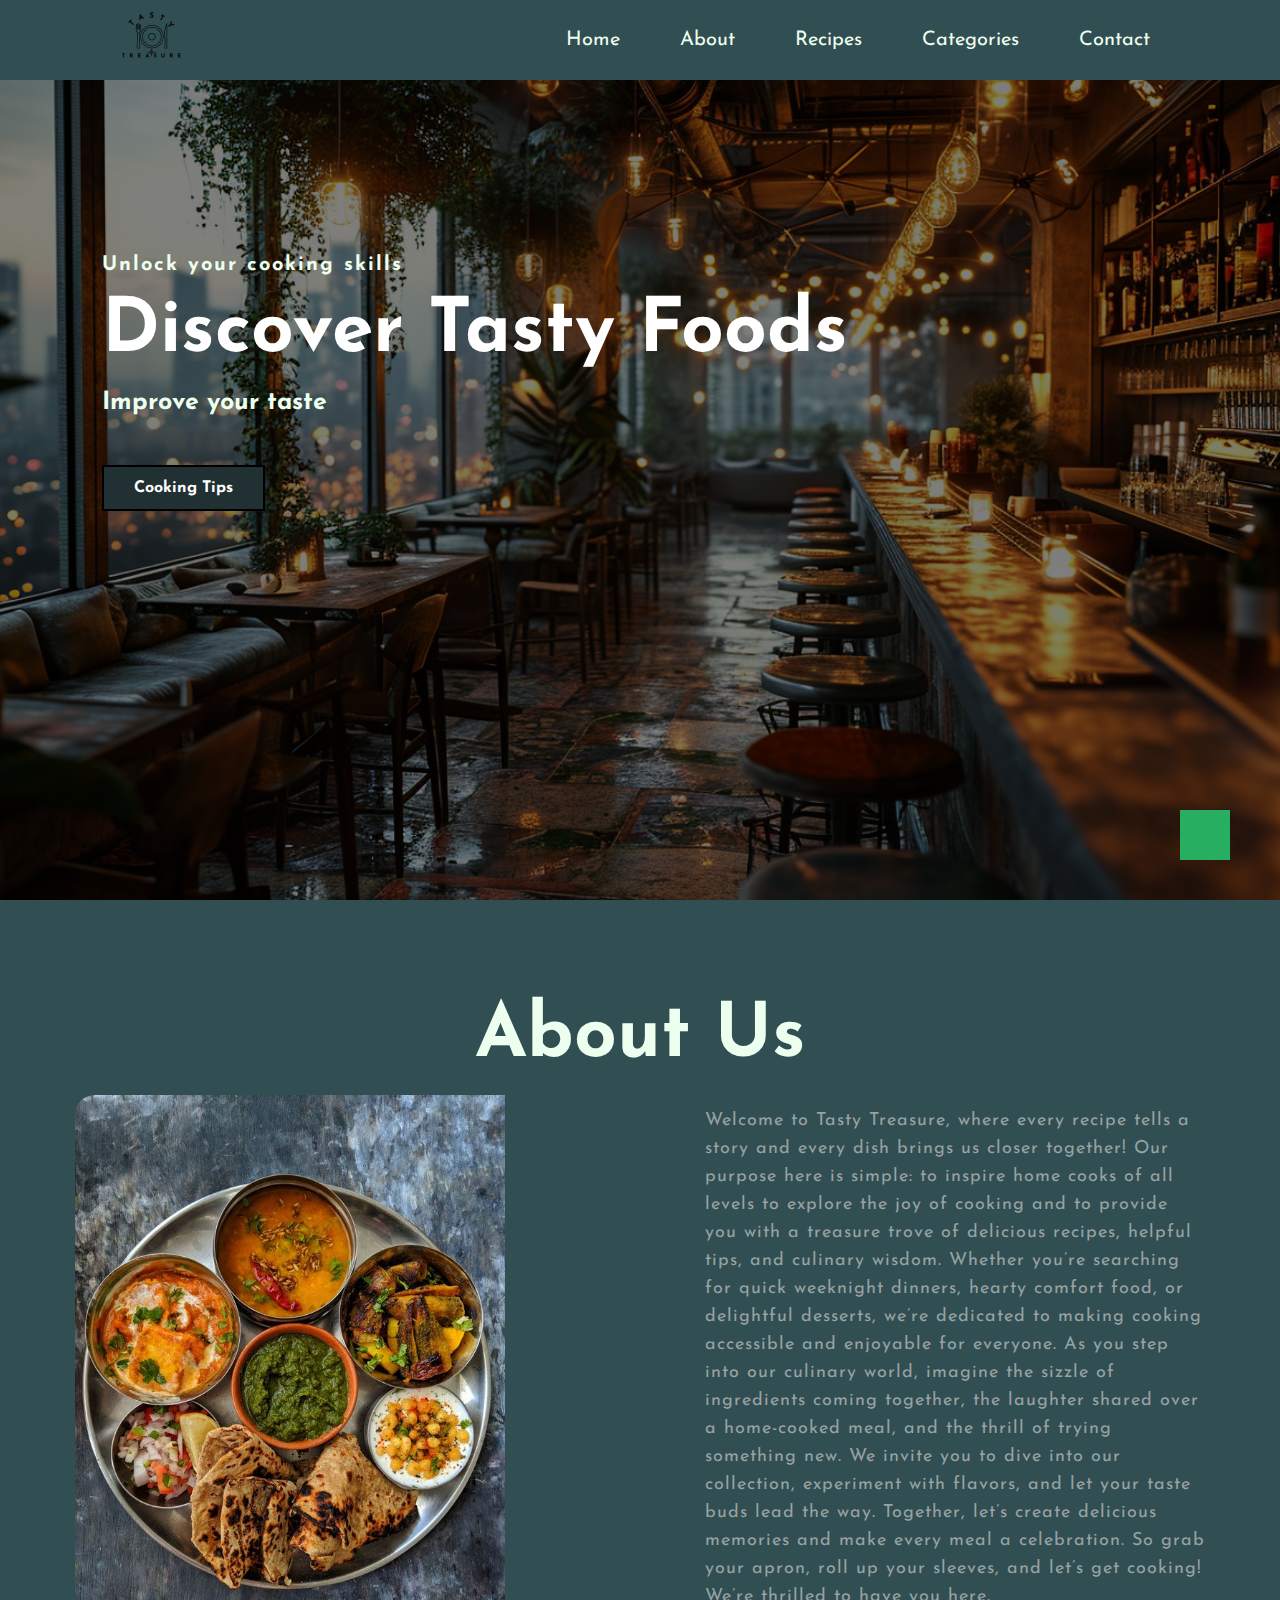
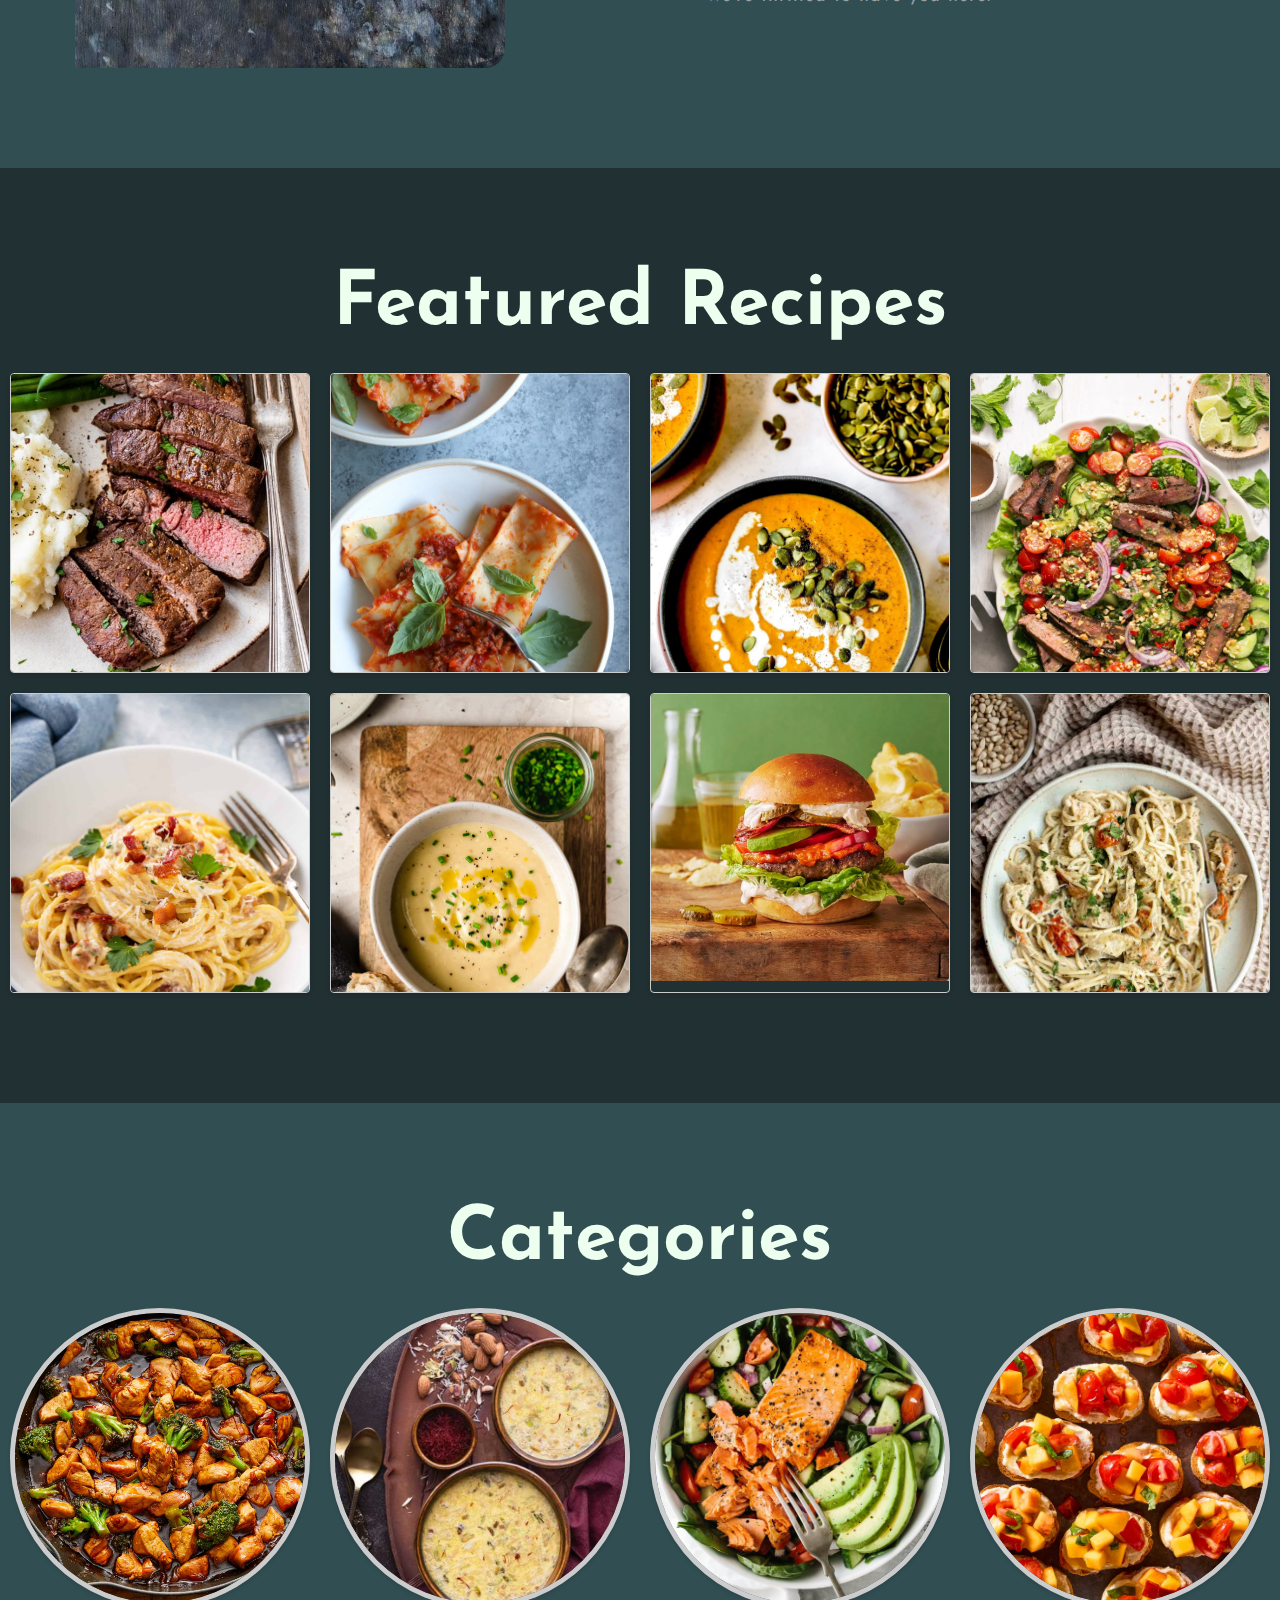
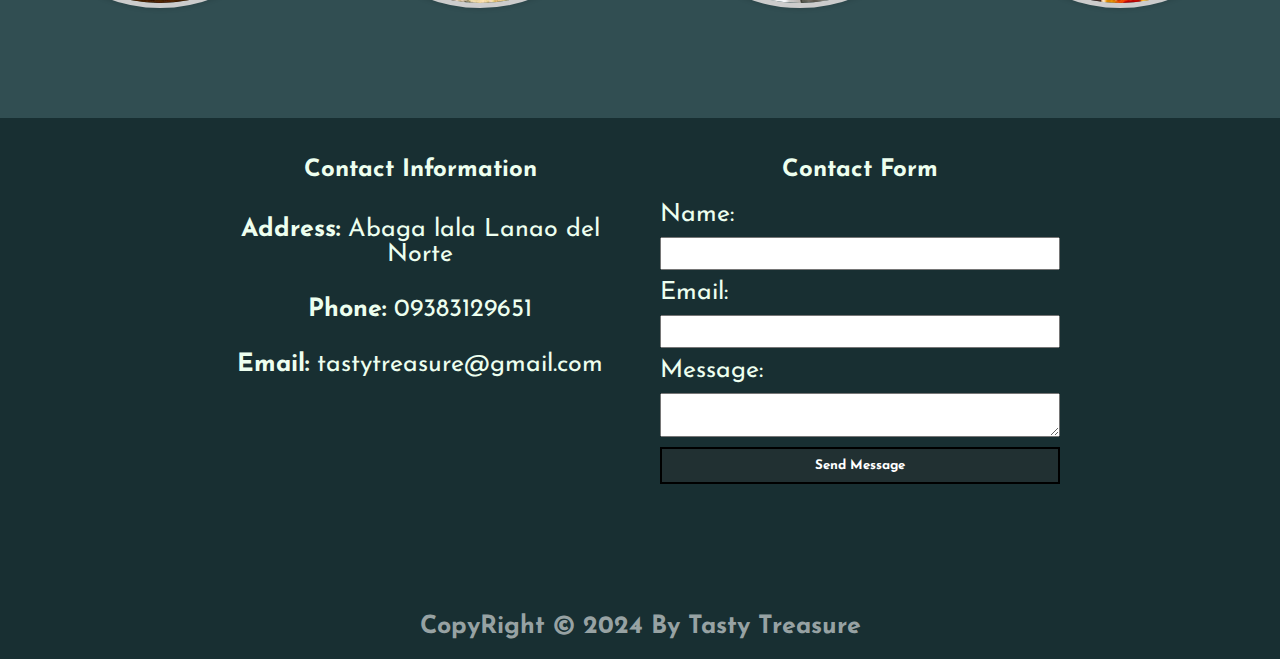
<file: index.html>
<!DOCTYPE html>
<html lang="en">

<head>
    <meta charset="UTF-8">
    <meta http-equiv="X-UA-Compatible" content="IE=edge">
    <meta name="viewport" content="width=device-width, initial-scale=1.0">
    <link rel="stylesheet" href="style.css">
    <link href="https://fonts.googleapis.com/css2?family=Josefin+Sans:ital,wght@0,400;1,200;1,300;1,600&display=swap"
        rel="stylesheet">
    <link rel="stylesheet" href="https://cdnjs.cloudflare.com/ajax/libs/font-awesome/6.4.0/css/all.min.css"
        integrity="sha512-iecdLmaskl7CVkqkXNQ/ZH/XLlvWZOJyj7Yy7tcenmpD1ypASozpmT/E0iPtmFIB46ZmdtAc9eNBvH0H/ZpiBw=="
        crossorigin="anonymous" referrerpolicy="no-referrer" />
    <title> Tasty Treasure</title>
</head>

<body>
    <header>
        <a href="#" class="logo"><img src="logo.png" alt="" style="width: 50%; margin-top: 3%;"></a>
         <!-- <div class="logo">Tasty Treasure</div> -->
         
        <div class="nav-bar">
            <ul>
                <li><a href="#home">Home</a></li>
                <li><a href="#about">About</a></li>
                <li><a href="#recipes">Recipes</a></li>
                <li><a href="#categories">Categories</a></li>
                <li><a href="#contact">Contact</a></li>
            </ul>
            <div class="fas fa bars"></div>
        </div>
    </header>

    <!---Home section Start ---------------------------------->
    <section id="home">
    <div class="hero">
        <div class="content">
            <h4>Unlock your cooking skills</h4>
            <h1>Discover Tasty Foods</h1>
            <h3>Improve your taste</h3>
            <div class="button"><a href="cookingtips.html">Cooking Tips</a></div>
        </div>
    </div>
    <!----About Section Start---------------------------------->
    <section id="about" class="about">
        <h2>About Us</h2>
        <div class="main">
            <img src="foods.jfif" alt="">
            <div class="about-text">
                <p>Welcome to Tasty Treasure, where every recipe tells a story and every dish brings us closer together!
                    Our purpose here is simple: to inspire home cooks of all levels to explore the joy of cooking and to provide you with a treasure trove of delicious recipes, helpful tips, and culinary wisdom. Whether you’re searching for quick weeknight dinners, hearty comfort food, or delightful desserts, we’re dedicated to making cooking accessible and enjoyable for everyone.
                    As you step into our culinary world, imagine the sizzle of ingredients coming together, the laughter shared over a home-cooked meal, and the thrill of trying something new. We invite you to dive into our collection, experiment with flavors, and let your taste buds lead the way.
                    Together, let’s create delicious memories and make every meal a celebration. So grab your apron, roll up your sleeves, and let’s get cooking! We’re thrilled to have you here.</p>

            </div>
        </div>
    </section>
    <!-----Recipes Section Start---------------------------------->
    <section id="recipes">
    <div class="recipe">
        <h2>Featured Recipes</h2>
        <div class="box">
            <div class="card">
                <img src="r1.jfif" alt="">
                <div class="content">
                    <h3>Beef Steak</h3>
                    <P> </P>
                    <button><a href="beefsteak.html" style="text-decoration: none; color: aliceblue;">View Recipe</a></button>
                </div>
            </div>
            <div class="card">
                <img src="r2.jfif" alt="">
                <div class="content">
                    <h3>Broken Lasagna</h3>
                    <P> </P>
                    <button><a href="lasagna.html" style="text-decoration: none; color: aliceblue;">View Recipe</a></button>
                </div>
            </div>
            <div class="card">
                <img src="r3.jfif" alt="">
                <div class="content">
                    <h3>Pumpkin Soup</h3>
                    <P></P>
                    <button><a href="pumpkin.html" style="text-decoration: none; color: aliceblue;">View Recipe</a></button>
                </div>
            </div>
            <div class="card">
                <img src="r4.jfif" alt="">
                <div class="content">
                    <h3>Thai beef salad</h3>
                    <P></P>
                    <button><a href="thai.html" style="text-decoration: none; color: aliceblue;">View Recipe</a></button>
                </div>
            </div>
            <div class="card">
                <img src="r5.jfif" alt="">
                <div class="content">
                    <h3>Spaghetti Carbonara</h3>
                    <P></P>
                    <button><a href="carbonara.html" style="text-decoration: none; color: aliceblue;">View Recipe</a></button>
                </div>
            </div>
            <div class="card">
                <img src="r6.jfif" alt="">
                <div class="content">
                    <h3>Potato and leek soup</h3>
                    <P></P>
                    <button><a href="potato.html" style="text-decoration: none; color: aliceblue;">View Recipe</a></button>
                </div>
            </div>
            <div class="card">
                <img src="r7.jfif" alt="">
                <div class="content">
                    <h3>Classic beef burger </h3>
                    <P></P>
                    <button><a href="clasic.html" style="text-decoration: none; color: aliceblue;">View Recipe</a></button>
                </div>
            </div>
            <div class="card">
                <img src="r8.jfif" alt="">
                <div class="content">
                    <h3>Creamy chicken pesto pasta</h3>
                    <P></P>
                    <button><a href="creamy.html" style="text-decoration: none; color: aliceblue;">View Recipe</a></button>
                </div>
            </div>
        </div>
    </div>
    <!--------------categories section-------------------------------->
    <section id="categories">
    <div class="categories">
        <h2>categories</h2>
        <div class="box">
            <div class="ca-card">
                <img src="maincourse.jpg" alt="">
                <div class="content">
                    <h3>Main Courses</h3>
                    <p>The most important part of a meal in which there are different parts served separately.</p>
                    <button><a href="main.html" style="text-decoration: none; color: aliceblue;">Read More</a></button>
                </div>
            </div>
            <div class="ca-card">
                <img src="desserts.jfif" alt="">
                <div class="content">
                    <h3>Desserts</h3>
                    <p>A sweet course or dish usually served at the end of a meal.</p>
                    <button><a href="dessert.html" style="text-decoration: none; color: aliceblue;">Read More</a></button>
                </div>
            </div>
            <div class="ca-card">
                <img src="healthyeats.jfif" alt="">
                <div class="content">
                    <h3>Healthy Eats</h3>
                    <p>Give you the nutrients you need to maintain your health, feel good, and have energy.</p>
                    <button><a href="healthy.html" style="text-decoration: none; color: aliceblue;">Read More</a></button>
                </div>
            </div>
            <div class="ca-card">
                <img src="appetizer.jpg" alt="">
                <div class="content">
                    <h3>Appetizer</h3>
                    <p>A small dish served before the main course of a meal to stimulate the appetite</p>
                    <button><a href="appetizer.html" style="text-decoration: none; color: aliceblue;">Read More</a></button>
                </div>
            </div>
        </div>
    </div>
    <!------------contact section-------------------------->
    <section id="contact">
    <section class="contact">
        <div class="contact-info">
            <h2>Contact Information</h2>
            <p><strong>Address:</strong> Abaga lala Lanao del Norte</p>
            <p><strong>Phone:</strong> 09383129651</p>
            <p><strong>Email:</strong> tastytreasure@gmail.com</p>
        </div>
        <div class="contact-form">
            <h2>Contact Form</h2>
            <form action="https://api.web3forms.com/submit" method="POST">
                <input type="hidden" name="access_key" value="3b6e5824-6068-4e71-9b58-ca8305885888">
                <label for="name">Name:</label>
                <input type="text" name="name" id="name" required>
                <label for="email">Email:</label>
                <input type="email" name="email" id="email" required>
                <label for="message">Message:</label>
                <textarea name="message" id="message"  required></textarea>
                <button type="submit">Send Message</button>
            </form>
        </div>
    </section>
<footer>
    <div class="social-icons">
        <a href="#" class="social-icon"> <i class="fab fa-facebook"></i> </a>
        <a href="#" class="social-icon"> <i class="fab fa-twitter"></i> </a>
        <a href="#" class="social-icon"> <i class="fab fa-instagram"></i> </a>
    </div>
    <h5>CopyRight © 2024 By Tasty Treasure </h5>
    <a class="gotopbtn" href="#"> <i class="fas fa-angle-double-up"> </i></a>
</footer>
</body>

</html>
</file>
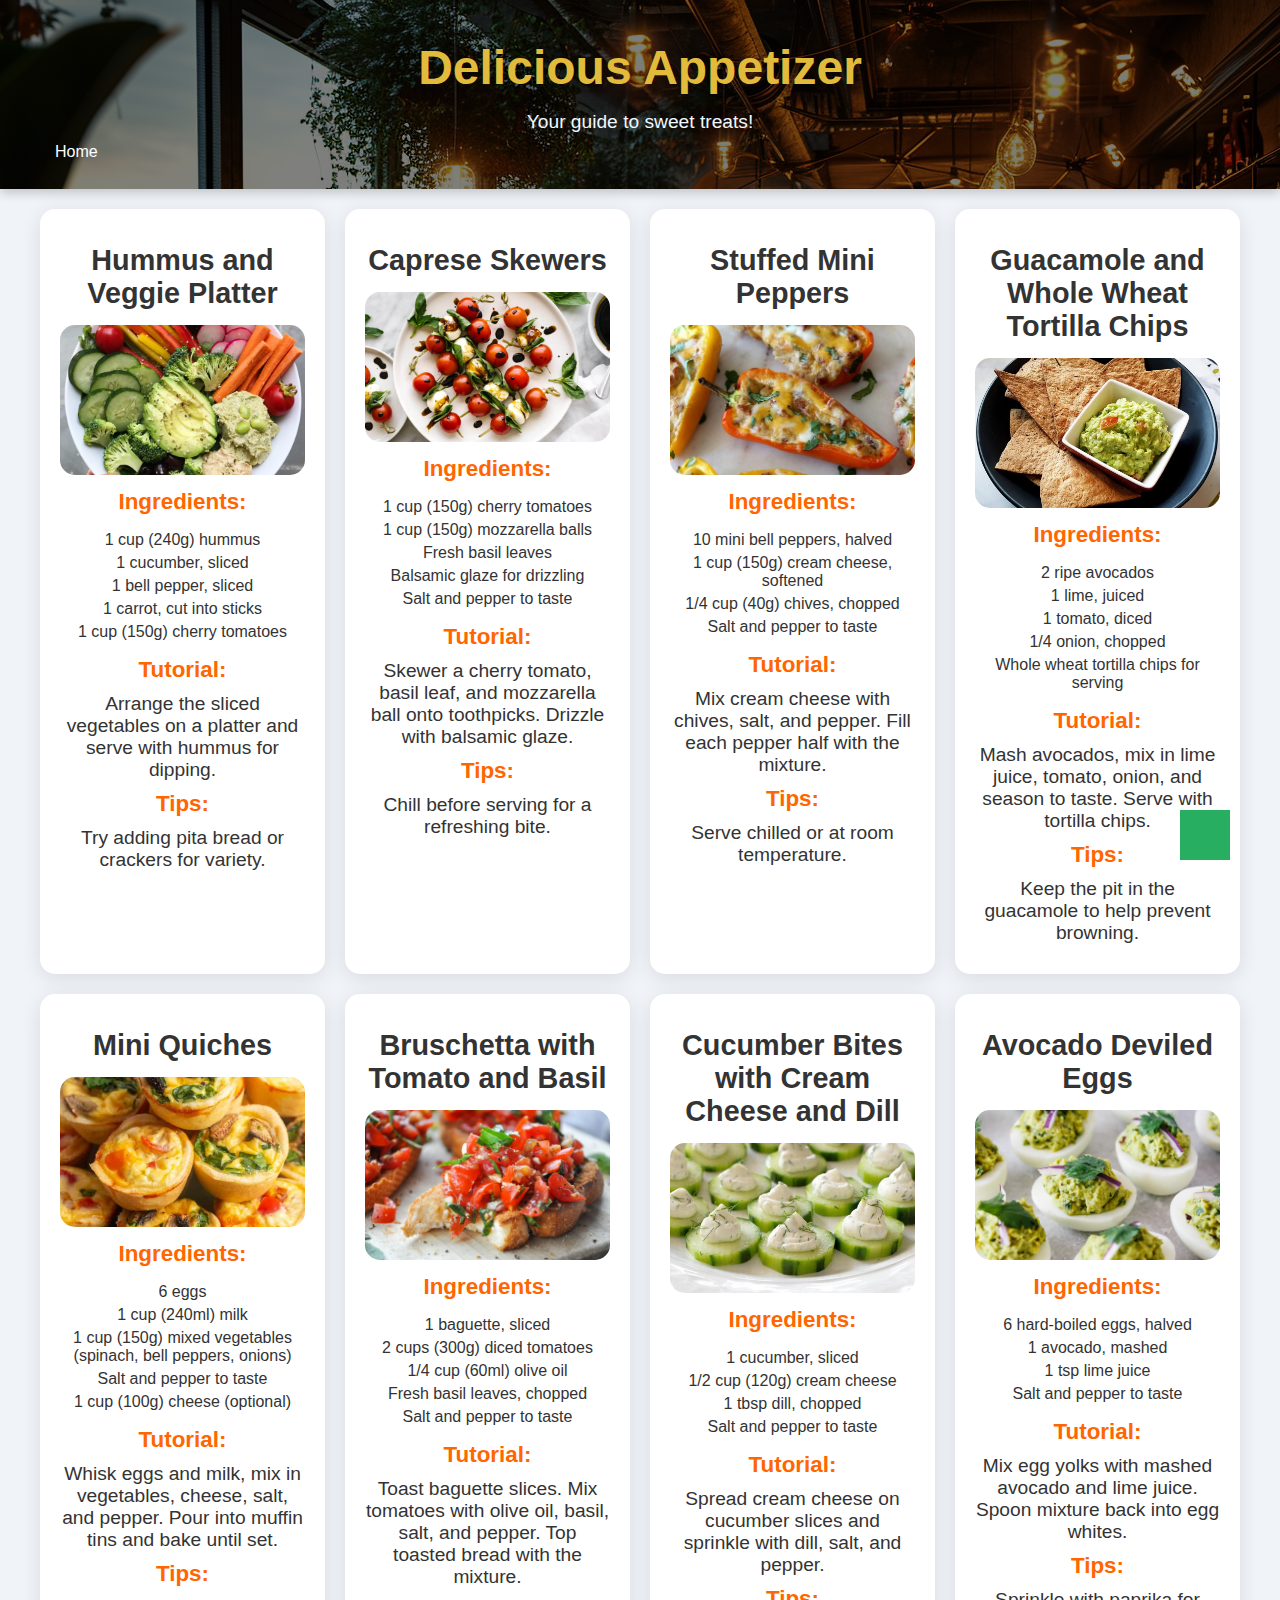
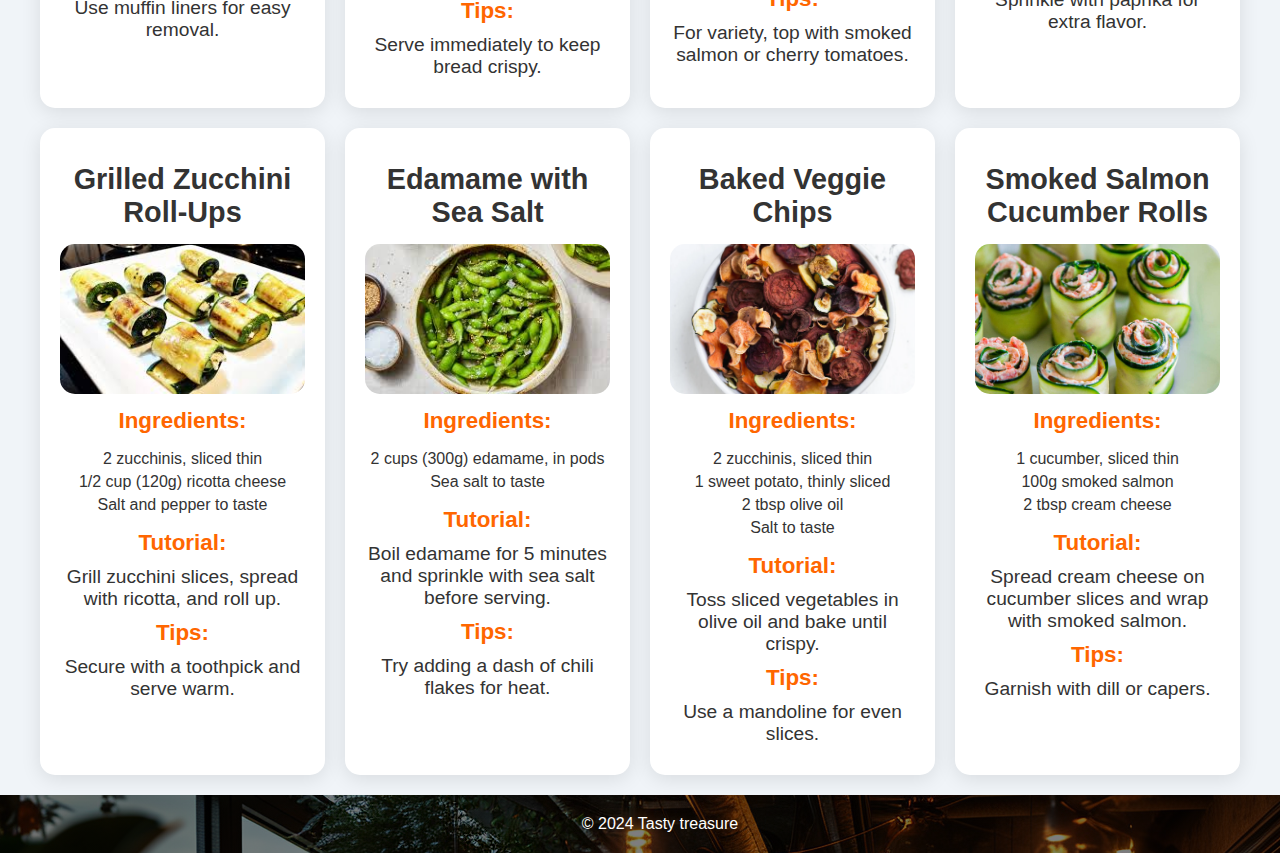
<file: appetizer.html>
<!DOCTYPE html>
<html lang="en">
<head>
    <meta charset="UTF-8">
    <meta name="viewport" content="width=device-width, initial-scale=1.0">
    <title>Delicious Appetizer</title>
    <link rel="stylesheet" href="categories.css">
</head>
<body>
    <header>
        <h1>Delicious Appetizer</h1>
        <nav>
            <ul>
                <p style="color: aliceblue;">Your guide to sweet treats!</p>
                <li style="float: left;"><a href="index.html">Home</a></li>

            </ul>
        </nav>
        
    </header>

    <main>
        <section class="desserts">
            <article class="dessert">
                <h2>Hummus and Veggie Platter</h2>
    <img src="hummus.jpg" alt="Hummus and Veggie Platter">
    <h3>Ingredients:</h3>
    <ul>
        <li>1 cup (240g) hummus</li>
        <li>1 cucumber, sliced</li>
        <li>1 bell pepper, sliced</li>
        <li>1 carrot, cut into sticks</li>
        <li>1 cup (150g) cherry tomatoes</li>
    </ul>
    <h3>Tutorial:</h3>
    <p>Arrange the sliced vegetables on a platter and serve with hummus for dipping.</p>
    <h3>Tips:</h3>
    <p>Try adding pita bread or crackers for variety.</p>
            </article>

            <article class="dessert">
                <h2>Caprese Skewers</h2>
    <img src="caprese.jpg" alt="Caprese Skewers">
    <h3>Ingredients:</h3>
    <ul>
        <li>1 cup (150g) cherry tomatoes</li>
        <li>1 cup (150g) mozzarella balls</li>
        <li>Fresh basil leaves</li>
        <li>Balsamic glaze for drizzling</li>
        <li>Salt and pepper to taste</li>
    </ul>
    <h3>Tutorial:</h3>
    <p>Skewer a cherry tomato, basil leaf, and mozzarella ball onto toothpicks. Drizzle with balsamic glaze.</p>
    <h3>Tips:</h3>
    <p>Chill before serving for a refreshing bite.</p>
            </article>

            <article class="dessert">
                <h2>Stuffed Mini Peppers</h2>
                <img src="mini.jpg" alt="Stuffed Mini Peppers">
                <h3>Ingredients:</h3>
                <ul>
                    <li>10 mini bell peppers, halved</li>
                    <li>1 cup (150g) cream cheese, softened</li>
                    <li>1/4 cup (40g) chives, chopped</li>
                    <li>Salt and pepper to taste</li>
                </ul>
                <h3>Tutorial:</h3>
                <p>Mix cream cheese with chives, salt, and pepper. Fill each pepper half with the mixture.</p>
                <h3>Tips:</h3>
                <p>Serve chilled or at room temperature.</p>
            </article>

            <article class="dessert">
                <h2>Guacamole and Whole Wheat Tortilla Chips</h2>
    <img src="tortilla.jpg" alt="Guacamole and Whole Wheat Tortilla Chips">
    <h3>Ingredients:</h3>
    <ul>
        <li>2 ripe avocados</li>
        <li>1 lime, juiced</li>
        <li>1 tomato, diced</li>
        <li>1/4 onion, chopped</li>
        <li>Whole wheat tortilla chips for serving</li>
    </ul>
    <h3>Tutorial:</h3>
    <p>Mash avocados, mix in lime juice, tomato, onion, and season to taste. Serve with tortilla chips.</p>
    <h3>Tips:</h3>
    <p>Keep the pit in the guacamole to help prevent browning.</p>
            </article>

            <article class="dessert">
                <h2>Mini Quiches</h2>
    <img src="quiches.jpg" alt="Mini Quiches">
    <h3>Ingredients:</h3>
    <ul>
        <li>6 eggs</li>
        <li>1 cup (240ml) milk</li>
        <li>1 cup (150g) mixed vegetables (spinach, bell peppers, onions)</li>
        <li>Salt and pepper to taste</li>
        <li>1 cup (100g) cheese (optional)</li>
    </ul>
    <h3>Tutorial:</h3>
    <p>Whisk eggs and milk, mix in vegetables, cheese, salt, and pepper. Pour into muffin tins and bake until set.</p>
    <h3>Tips:</h3>
    <p>Use muffin liners for easy removal.</p>
            </article>

            <article class="dessert">
                <h2>Bruschetta with Tomato and Basil</h2>
    <img src="basil.jpg" alt="Bruschetta with Tomato and Basil">
    <h3>Ingredients:</h3>
    <ul>
        <li>1 baguette, sliced</li>
        <li>2 cups (300g) diced tomatoes</li>
        <li>1/4 cup (60ml) olive oil</li>
        <li>Fresh basil leaves, chopped</li>
        <li>Salt and pepper to taste</li>
    </ul>
    <h3>Tutorial:</h3>
    <p>Toast baguette slices. Mix tomatoes with olive oil, basil, salt, and pepper. Top toasted bread with the mixture.</p>
    <h3>Tips:</h3>
    <p>Serve immediately to keep bread crispy.</p>
            </article>

            <article class="dessert">
                <h2>Cucumber Bites with Cream Cheese and Dill</h2>
    <img src="cucu.jpg" alt="Cucumber Bites">
    <h3>Ingredients:</h3>
    <ul>
        <li>1 cucumber, sliced</li>
        <li>1/2 cup (120g) cream cheese</li>
        <li>1 tbsp dill, chopped</li>
        <li>Salt and pepper to taste</li>
    </ul>
    <h3>Tutorial:</h3>
    <p>Spread cream cheese on cucumber slices and sprinkle with dill, salt, and pepper.</p>
    <h3>Tips:</h3>
    <p>For variety, top with smoked salmon or cherry tomatoes.</p>
            </article>

            <article class="dessert">
                <h2>Avocado Deviled Eggs</h2>
    <img src="deviled.jpg" alt="Avocado Deviled Eggs">
    <h3>Ingredients:</h3>
    <ul>
        <li>6 hard-boiled eggs, halved</li>
        <li>1 avocado, mashed</li>
        <li>1 tsp lime juice</li>
        <li>Salt and pepper to taste</li>
    </ul>
    <h3>Tutorial:</h3>
    <p>Mix egg yolks with mashed avocado and lime juice. Spoon mixture back into egg whites.</p>
    <h3>Tips:</h3>
    <p>Sprinkle with paprika for extra flavor.</p>
            </article>

            <article class="dessert">
                <h2>Grilled Zucchini Roll-Ups</h2>
    <img src="roll.jpg" alt="Grilled Zucchini Roll-Ups">
    <h3>Ingredients:</h3>
    <ul>
        <li>2 zucchinis, sliced thin</li>
        <li>1/2 cup (120g) ricotta cheese</li>
        <li>Salt and pepper to taste</li>
    </ul>
    <h3>Tutorial:</h3>
    <p>Grill zucchini slices, spread with ricotta, and roll up.</p>
    <h3>Tips:</h3>
    <p>Secure with a toothpick and serve warm.</p>
            </article>

            <article class="dessert">
                <h2>Edamame with Sea Salt</h2>
    <img src="eda.jpg" alt="Edamame with Sea Salt">
    <h3>Ingredients:</h3>
    <ul>
        <li>2 cups (300g) edamame, in pods</li>
        <li>Sea salt to taste</li>
    </ul>
    <h3>Tutorial:</h3>
    <p>Boil edamame for 5 minutes and sprinkle with sea salt before serving.</p>
    <h3>Tips:</h3>
    <p>Try adding a dash of chili flakes for heat.</p>
            </article>

            <article class="dessert">
                <h2>Baked Veggie Chips</h2>
    <img src="baked.jpg" alt="Baked Veggie Chips">
    <h3>Ingredients:</h3>
    <ul>
        <li>2 zucchinis, sliced thin</li>
        <li>1 sweet potato, thinly sliced</li>
        <li>2 tbsp olive oil</li>
        <li>Salt to taste</li>
    </ul>
    <h3>Tutorial:</h3>
    <p>Toss sliced vegetables in olive oil and bake until crispy.</p>
    <h3>Tips:</h3>
    <p>Use a mandoline for even slices.</p>
            </article>

            <article class="dessert">
                <h2>Smoked Salmon Cucumber Rolls</h2>
    <img src="smoked.jpg" alt="Smoked Salmon Rolls">
    <h3>Ingredients:</h3>
    <ul>
        <li>1 cucumber, sliced thin</li>
        <li>100g smoked salmon</li>
        <li>2 tbsp cream cheese</li>
    </ul>
    <h3>Tutorial:</h3>
    <p>Spread cream cheese on cucumber slices and wrap with smoked salmon.</p>
    <h3>Tips:</h3>
    <p>Garnish with dill or capers.</p>
            </article>


        </section>
    </main>
    <a class="gotopbtn" href="#"> <i class="fas fa-angle-double-up"> </i></a>

    <footer>
        <p>&copy; 2024 Tasty treasure</p>
    </footer>
</body>
</html>
</file>
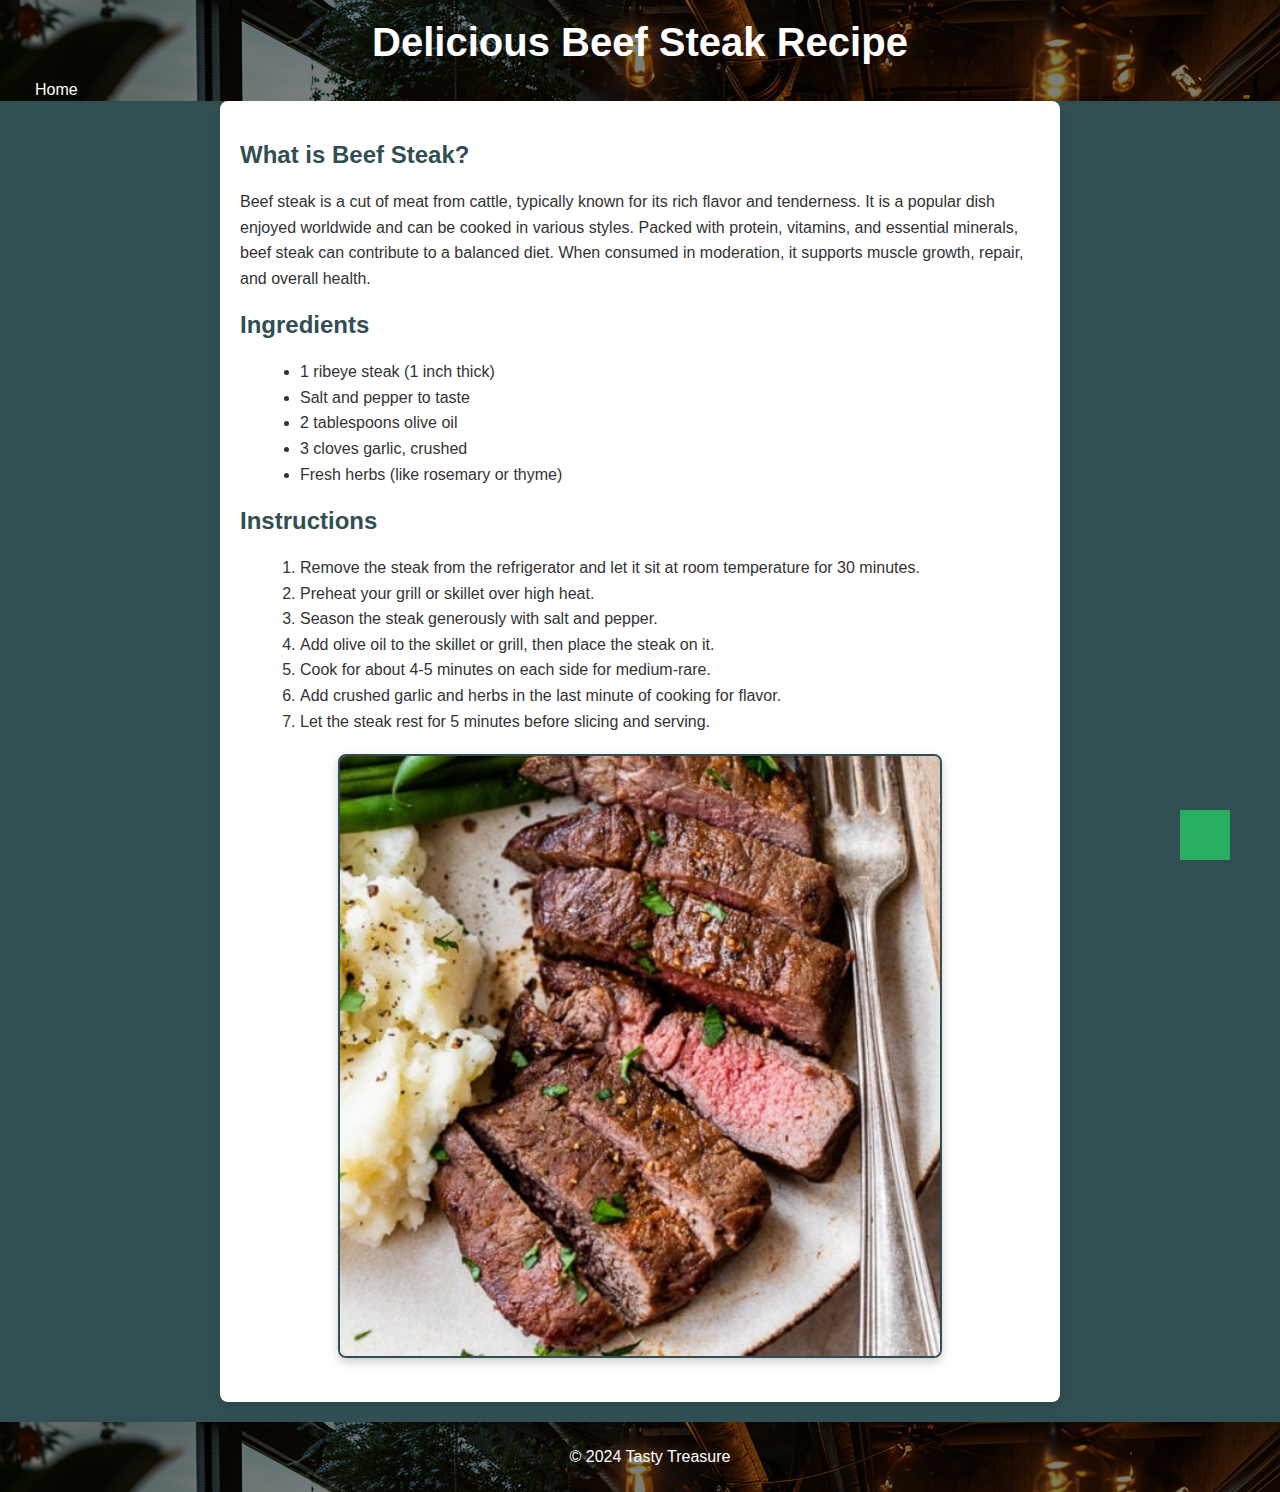
<file: beefsteak.html>
<!DOCTYPE html>
<html lang="en">
<head>
    <meta charset="UTF-8">
    <meta name="viewport" content="width=device-width, initial-scale=1.0">
    <title>Beef Steak Recipe</title>
    <link rel="stylesheet" href="recipe.css">
</head>
<body>
    <header>
        <h1>Delicious Beef Steak Recipe</h1> <nav>
            <ul>
                <li style="float: left;"><a href="index.html">Home</a></li>

            </ul>
        </nav>

    </header>
    <main>
        <section class="intro">
            <h2>What is Beef Steak?</h2>
            <p>
                Beef steak is a cut of meat from cattle, typically known for its rich flavor and tenderness. It is a popular dish enjoyed worldwide and can be cooked in various styles. Packed with protein, vitamins, and essential minerals, beef steak can contribute to a balanced diet. When consumed in moderation, it supports muscle growth, repair, and overall health.
            </p>
        </section>
        <section class="recipe">
            <h2>Ingredients</h2>
            <ul>
                <li>1 ribeye steak (1 inch thick)</li>
                <li>Salt and pepper to taste</li>
                <li>2 tablespoons olive oil</li>
                <li>3 cloves garlic, crushed</li>
                <li>Fresh herbs (like rosemary or thyme)</li>
            </ul>
            <h2>Instructions</h2>
            <ol>
                <li>Remove the steak from the refrigerator and let it sit at room temperature for 30 minutes.</li>
                <li>Preheat your grill or skillet over high heat.</li>
                <li>Season the steak generously with salt and pepper.</li>
                <li>Add olive oil to the skillet or grill, then place the steak on it.</li>
                <li>Cook for about 4-5 minutes on each side for medium-rare.</li>
                <li>Add crushed garlic and herbs in the last minute of cooking for flavor.</li>
                <li>Let the steak rest for 5 minutes before slicing and serving.</li>
            </ol>
        </section>
        <section class="image-container">
            <img src="r1.jfif" alt="Beef Steak" />
        </section>
    </main>
    <a class="gotopbtn" href="#"> <i class="fas fa-angle-double-up"> </i></a>
    <footer>
        <p>&copy; 2024 Tasty Treasure</p>
    </footer>
</body>
</html>
</file>
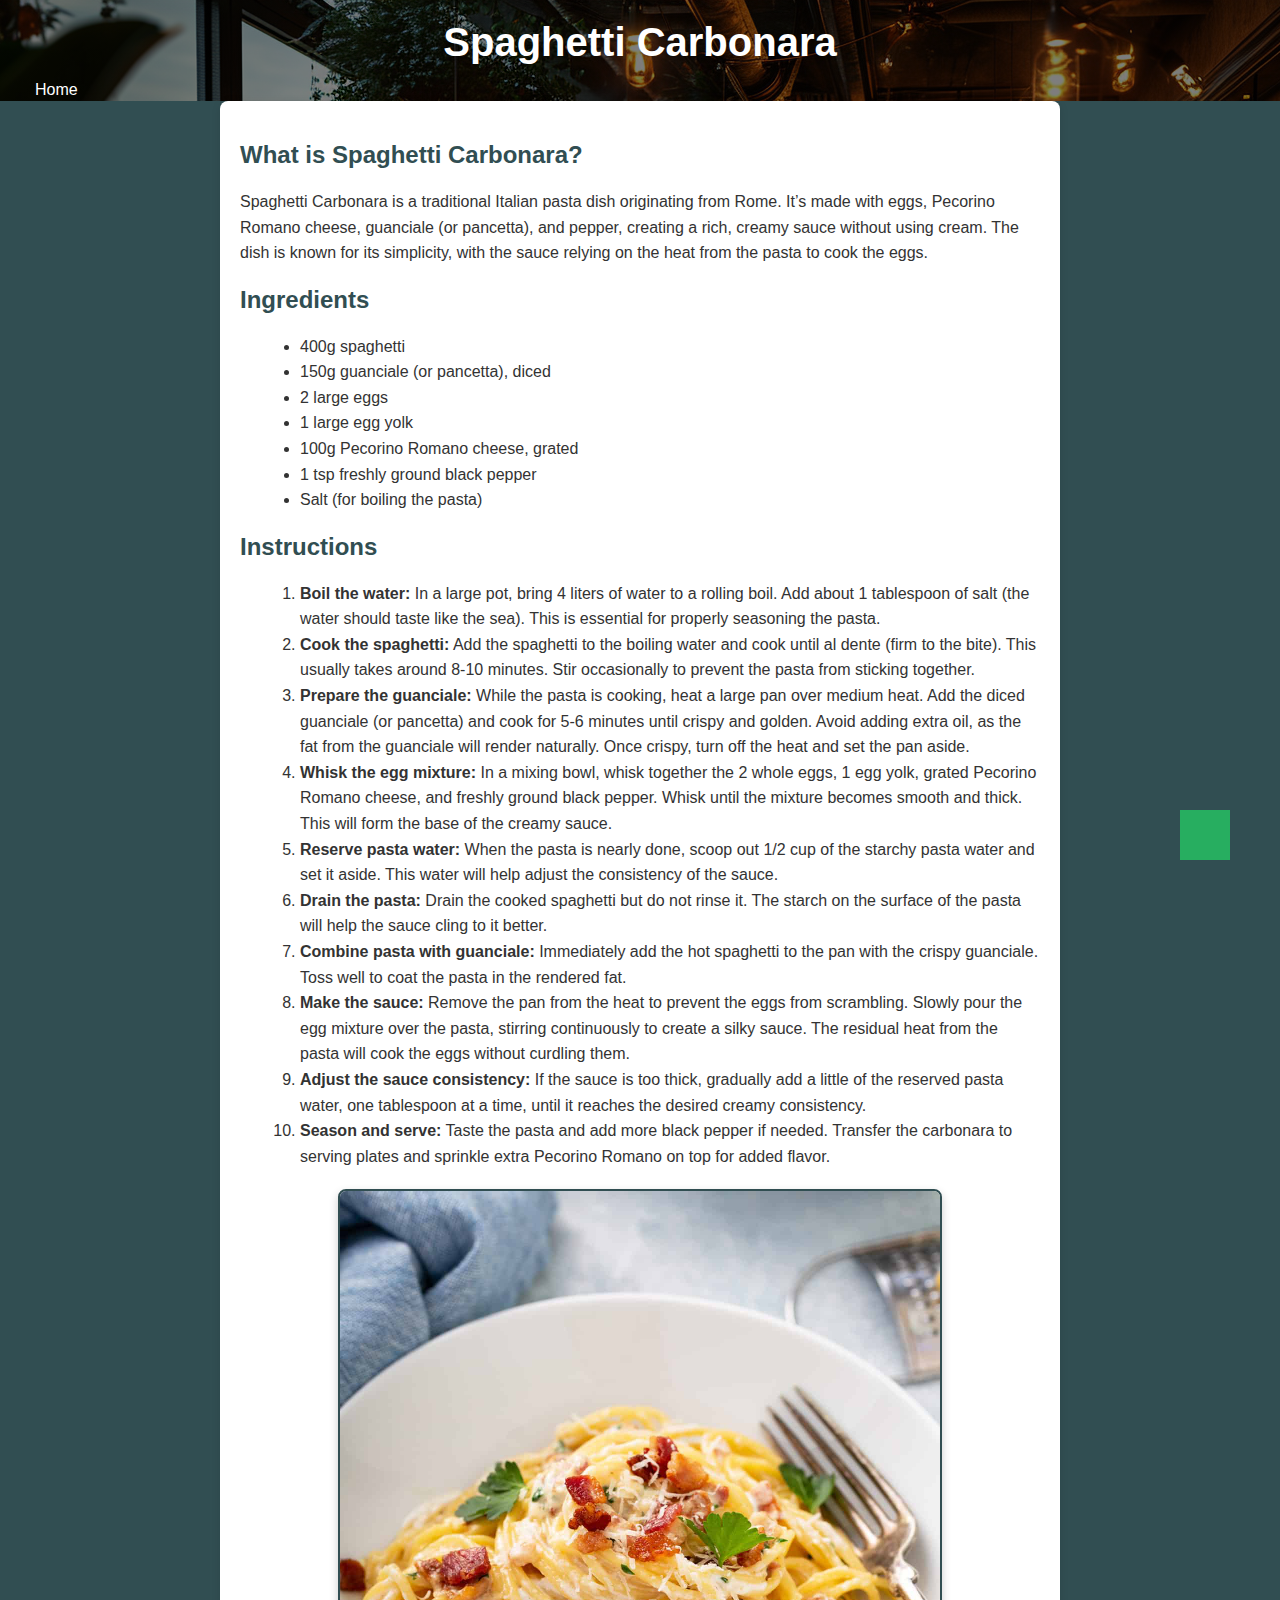
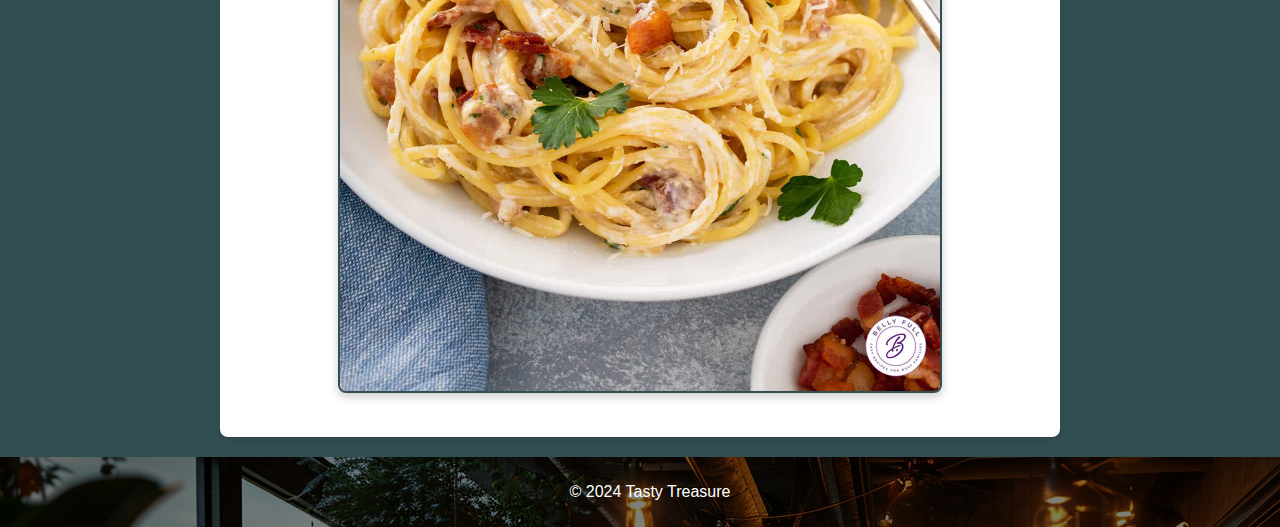
<file: carbonara.html>
<!DOCTYPE html>
<html lang="en">
<head>
    <meta charset="UTF-8">
    <meta name="viewport" content="width=device-width, initial-scale=1.0">
    <title>Spaghetti Carbonara Recipe</title>
    <link rel="stylesheet" href="recipe.css">
</head>
<body>
    <header>
        <h1>Spaghetti Carbonara</h1> <nav>
            <ul>
                <li style="float: left;"><a href="index.html">Home</a></li>

            </ul>
        </nav>

    </header>
    <main>
        <section class="intro">
            <h2>What is Spaghetti Carbonara?</h2>
            <p>Spaghetti Carbonara is a traditional Italian pasta dish originating from Rome. 
                It’s made with eggs, Pecorino Romano cheese, guanciale (or pancetta), and pepper, 
                creating a rich, creamy sauce without using cream. The dish is known for its 
                simplicity, with the sauce relying on the heat from the pasta to cook the eggs.</p>
            
        </section>
        <section class="recipe">
            <h2>Ingredients</h2>
            <ul>
                <li>400g spaghetti</li>
        <li>150g guanciale (or pancetta), diced</li>
        <li>2 large eggs</li>
        <li>1 large egg yolk</li>
        <li>100g Pecorino Romano cheese, grated</li>
        <li>1 tsp freshly ground black pepper</li>
        <li>Salt (for boiling the pasta)</li>
            </ul>
            <h2>Instructions</h2>
            <ol>
                <li><strong>Boil the water:</strong> In a large pot, bring 4 liters of water to a rolling boil. Add about 1 tablespoon of salt (the water should taste like the sea). This is essential for properly seasoning the pasta.</li>

        <li><strong>Cook the spaghetti:</strong> Add the spaghetti to the boiling water and cook until al dente (firm to the bite). This usually takes around 8-10 minutes. Stir occasionally to prevent the pasta from sticking together.</li>

        <li><strong>Prepare the guanciale:</strong> While the pasta is cooking, heat a large pan over medium heat. Add the diced guanciale (or pancetta) and cook for 5-6 minutes until crispy and golden. Avoid adding extra oil, as the fat from the guanciale will render naturally. Once crispy, turn off the heat and set the pan aside.</li>

        <li><strong>Whisk the egg mixture:</strong> In a mixing bowl, whisk together the 2 whole eggs, 1 egg yolk, grated Pecorino Romano cheese, and freshly ground black pepper. Whisk until the mixture becomes smooth and thick. This will form the base of the creamy sauce.</li>

        <li><strong>Reserve pasta water:</strong> When the pasta is nearly done, scoop out 1/2 cup of the starchy pasta water and set it aside. This water will help adjust the consistency of the sauce.</li>

        <li><strong>Drain the pasta:</strong> Drain the cooked spaghetti but do not rinse it. The starch on the surface of the pasta will help the sauce cling to it better.</li>

        <li><strong>Combine pasta with guanciale:</strong> Immediately add the hot spaghetti to the pan with the crispy guanciale. Toss well to coat the pasta in the rendered fat.</li>

        <li><strong>Make the sauce:</strong> Remove the pan from the heat to prevent the eggs from scrambling. Slowly pour the egg mixture over the pasta, stirring continuously to create a silky sauce. The residual heat from the pasta will cook the eggs without curdling them.</li>

        <li><strong>Adjust the sauce consistency:</strong> If the sauce is too thick, gradually add a little of the reserved pasta water, one tablespoon at a time, until it reaches the desired creamy consistency.</li>

        <li><strong>Season and serve:</strong> Taste the pasta and add more black pepper if needed. Transfer the carbonara to serving plates and sprinkle extra Pecorino Romano on top for added flavor.</li>
            </ol>
        </section>
        <section class="image-container">
            <img src="r5.jfif" alt="Pumpkin soup" />
        </section>
    </main>
    <a class="gotopbtn" href="#"> <i class="fas fa-angle-double-up"> </i></a>
    <footer>
        <p>&copy; 2024 Tasty Treasure</p>
    </footer>
</body>
</html>
</file>
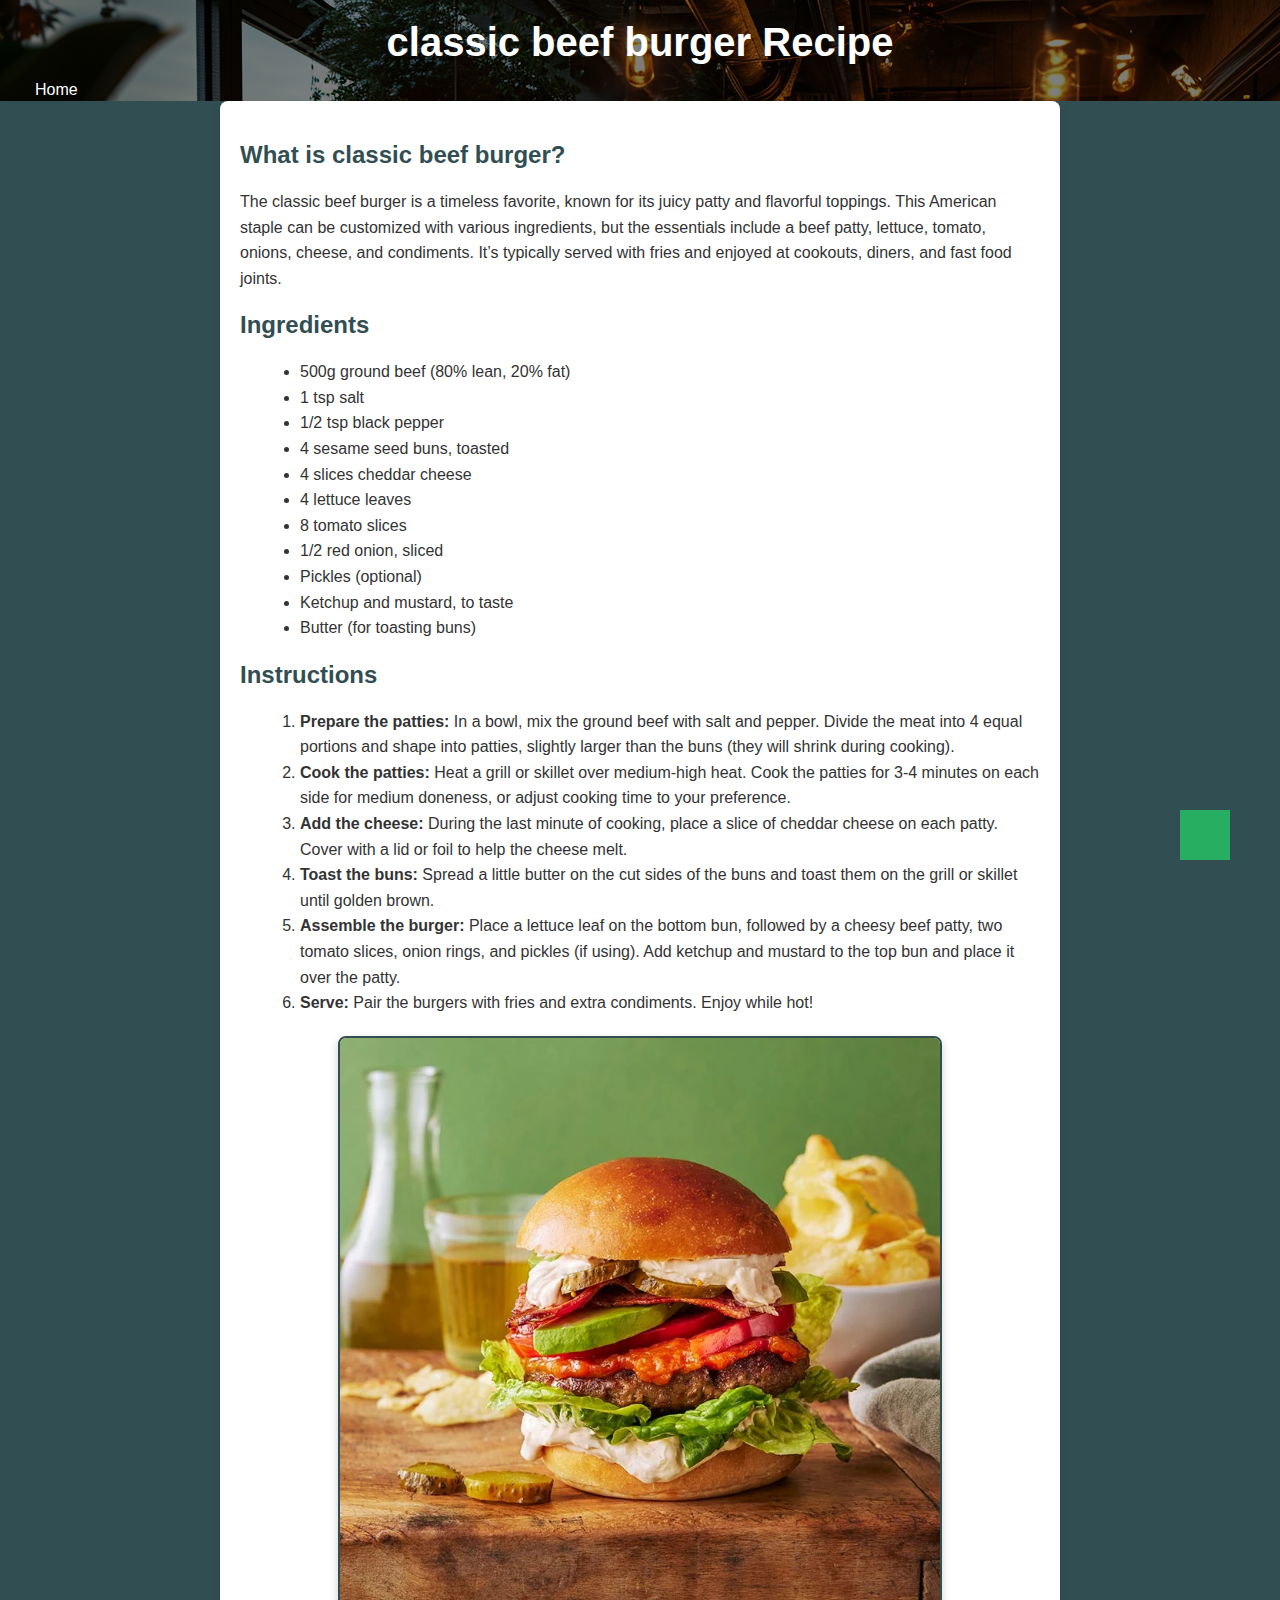
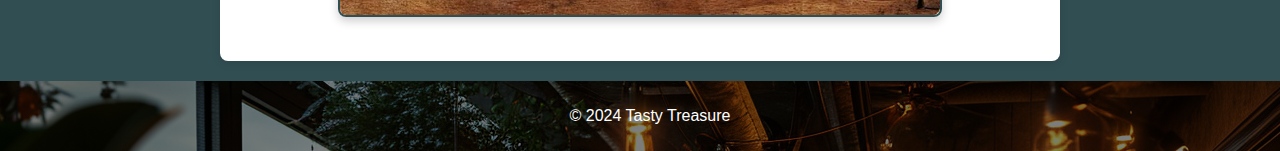
<file: clasic.html>
<!DOCTYPE html>
<html lang="en">
<head>
    <meta charset="UTF-8">
    <meta name="viewport" content="width=device-width, initial-scale=1.0">
    <title>classic beef burger Recipe</title>
    <link rel="stylesheet" href="recipe.css">
</head>
<body>
    <header>
        <h1>classic beef burger Recipe</h1> <nav>
            <ul>
                <li style="float: left;"><a href="index.html">Home</a></li>

            </ul>
        </nav>

    </header>
    <main>
        <section class="intro">
            <h2>What is classic beef burger?</h2>
            <p>The classic beef burger is a timeless favorite, known for its juicy patty and flavorful toppings. 
                This American staple can be customized with various ingredients, but the essentials include a beef patty, 
                lettuce, tomato, onions, cheese, and condiments. It’s typically served with fries and enjoyed at cookouts, 
                diners, and fast food joints.</p>
            </section>
        <section class="recipe">
            <h2>Ingredients</h2>
            <ul>
                <li>500g ground beef (80% lean, 20% fat)</li>
        <li>1 tsp salt</li>
        <li>1/2 tsp black pepper</li>
        <li>4 sesame seed buns, toasted</li>
        <li>4 slices cheddar cheese</li>
        <li>4 lettuce leaves</li>
        <li>8 tomato slices</li>
        <li>1/2 red onion, sliced</li>
        <li>Pickles (optional)</li>
        <li>Ketchup and mustard, to taste</li>
        <li>Butter (for toasting buns)</li>
            </ul>
            <h2>Instructions</h2>
            <ol>
                <li><strong>Prepare the patties:</strong> In a bowl, mix the ground beef with salt and pepper. Divide the meat into 4 equal portions and shape into patties, slightly larger than the buns (they will shrink during cooking).</li>

        <li><strong>Cook the patties:</strong> Heat a grill or skillet over medium-high heat. Cook the patties for 3-4 minutes on each side for medium doneness, or adjust cooking time to your preference.</li>

        <li><strong>Add the cheese:</strong> During the last minute of cooking, place a slice of cheddar cheese on each patty. Cover with a lid or foil to help the cheese melt.</li>

        <li><strong>Toast the buns:</strong> Spread a little butter on the cut sides of the buns and toast them on the grill or skillet until golden brown.</li>

        <li><strong>Assemble the burger:</strong> Place a lettuce leaf on the bottom bun, followed by a cheesy beef patty, two tomato slices, onion rings, and pickles (if using). Add ketchup and mustard to the top bun and place it over the patty.</li>

        <li><strong>Serve:</strong> Pair the burgers with fries and extra condiments. Enjoy while hot!</li>
    
            </ol>
        </section>
        <section class="image-container">
            <img src="r7.jfif" alt="Pumpkin soup" />
        </section>
    </main>
    <a class="gotopbtn" href="#"> <i class="fas fa-angle-double-up"> </i></a>
    <footer>
        <p>&copy; 2024 Tasty Treasure</p>
    </footer>
</body>
</html>
</file>
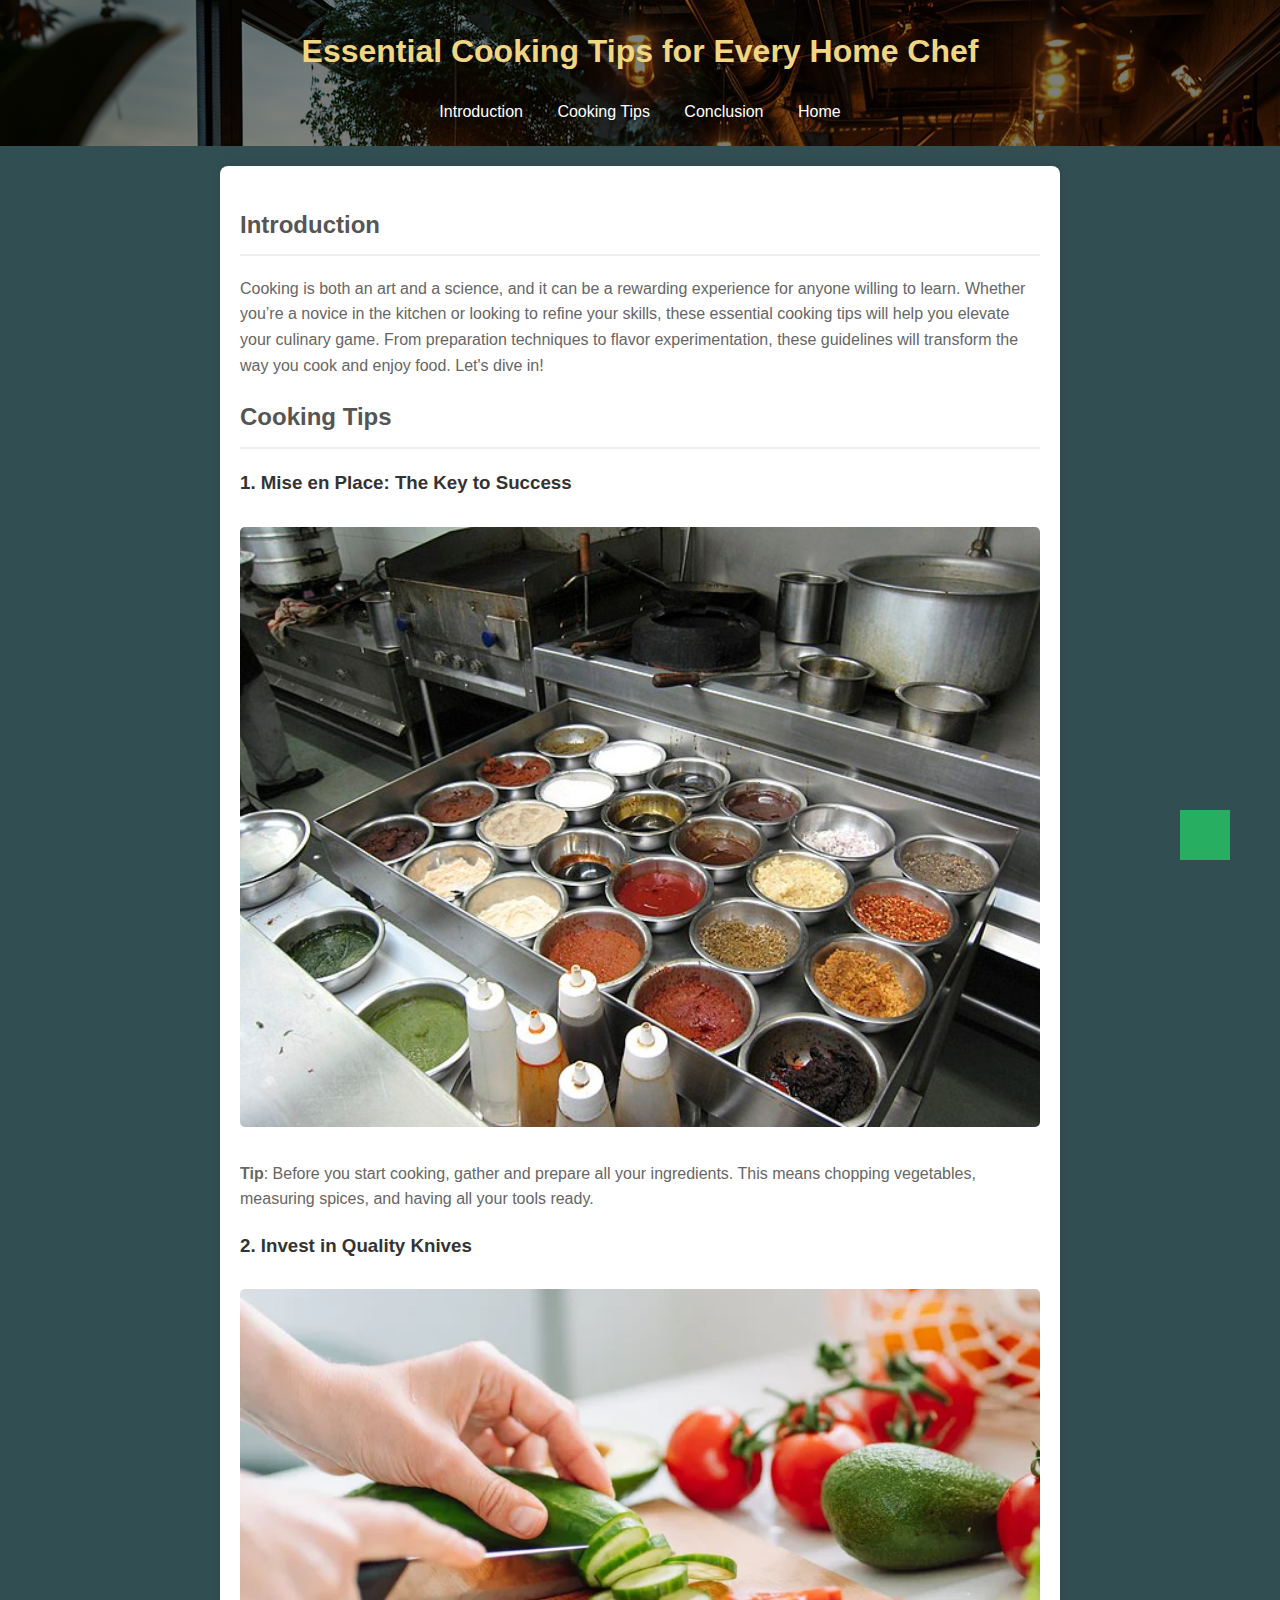
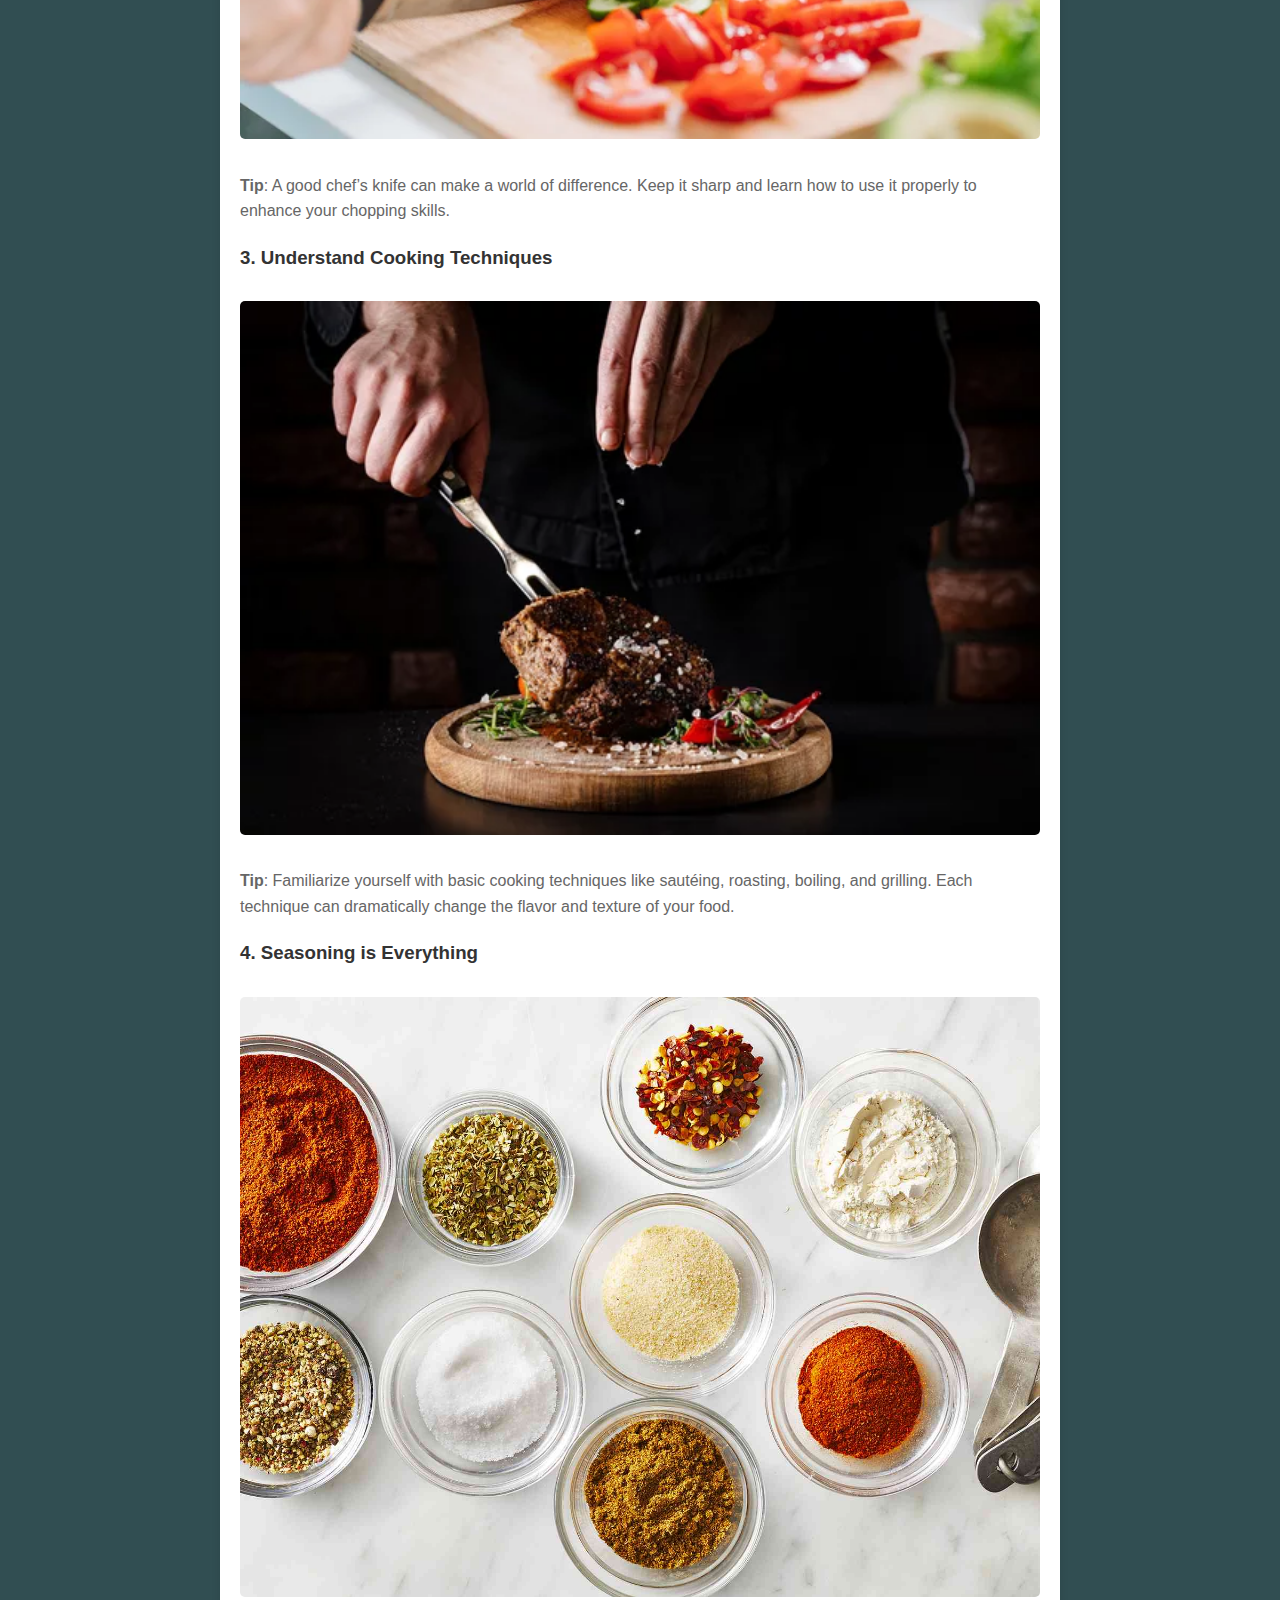
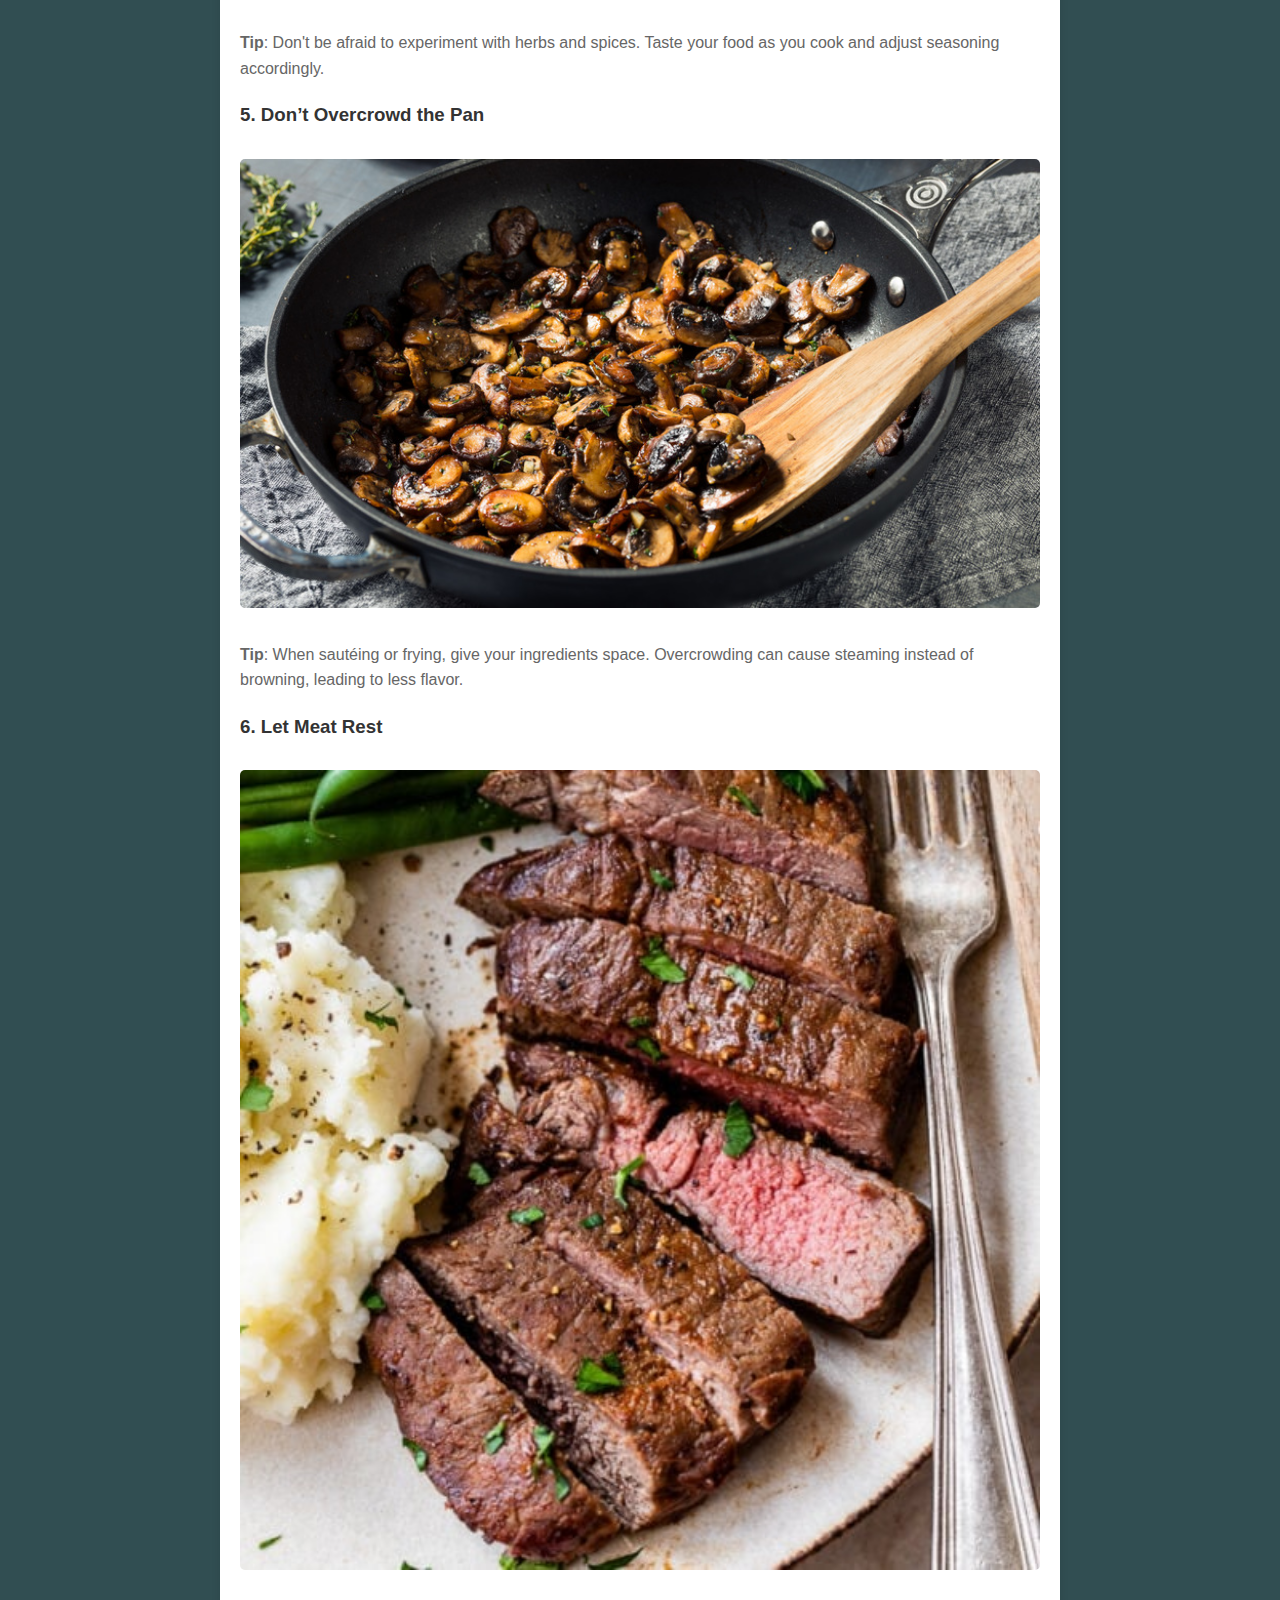
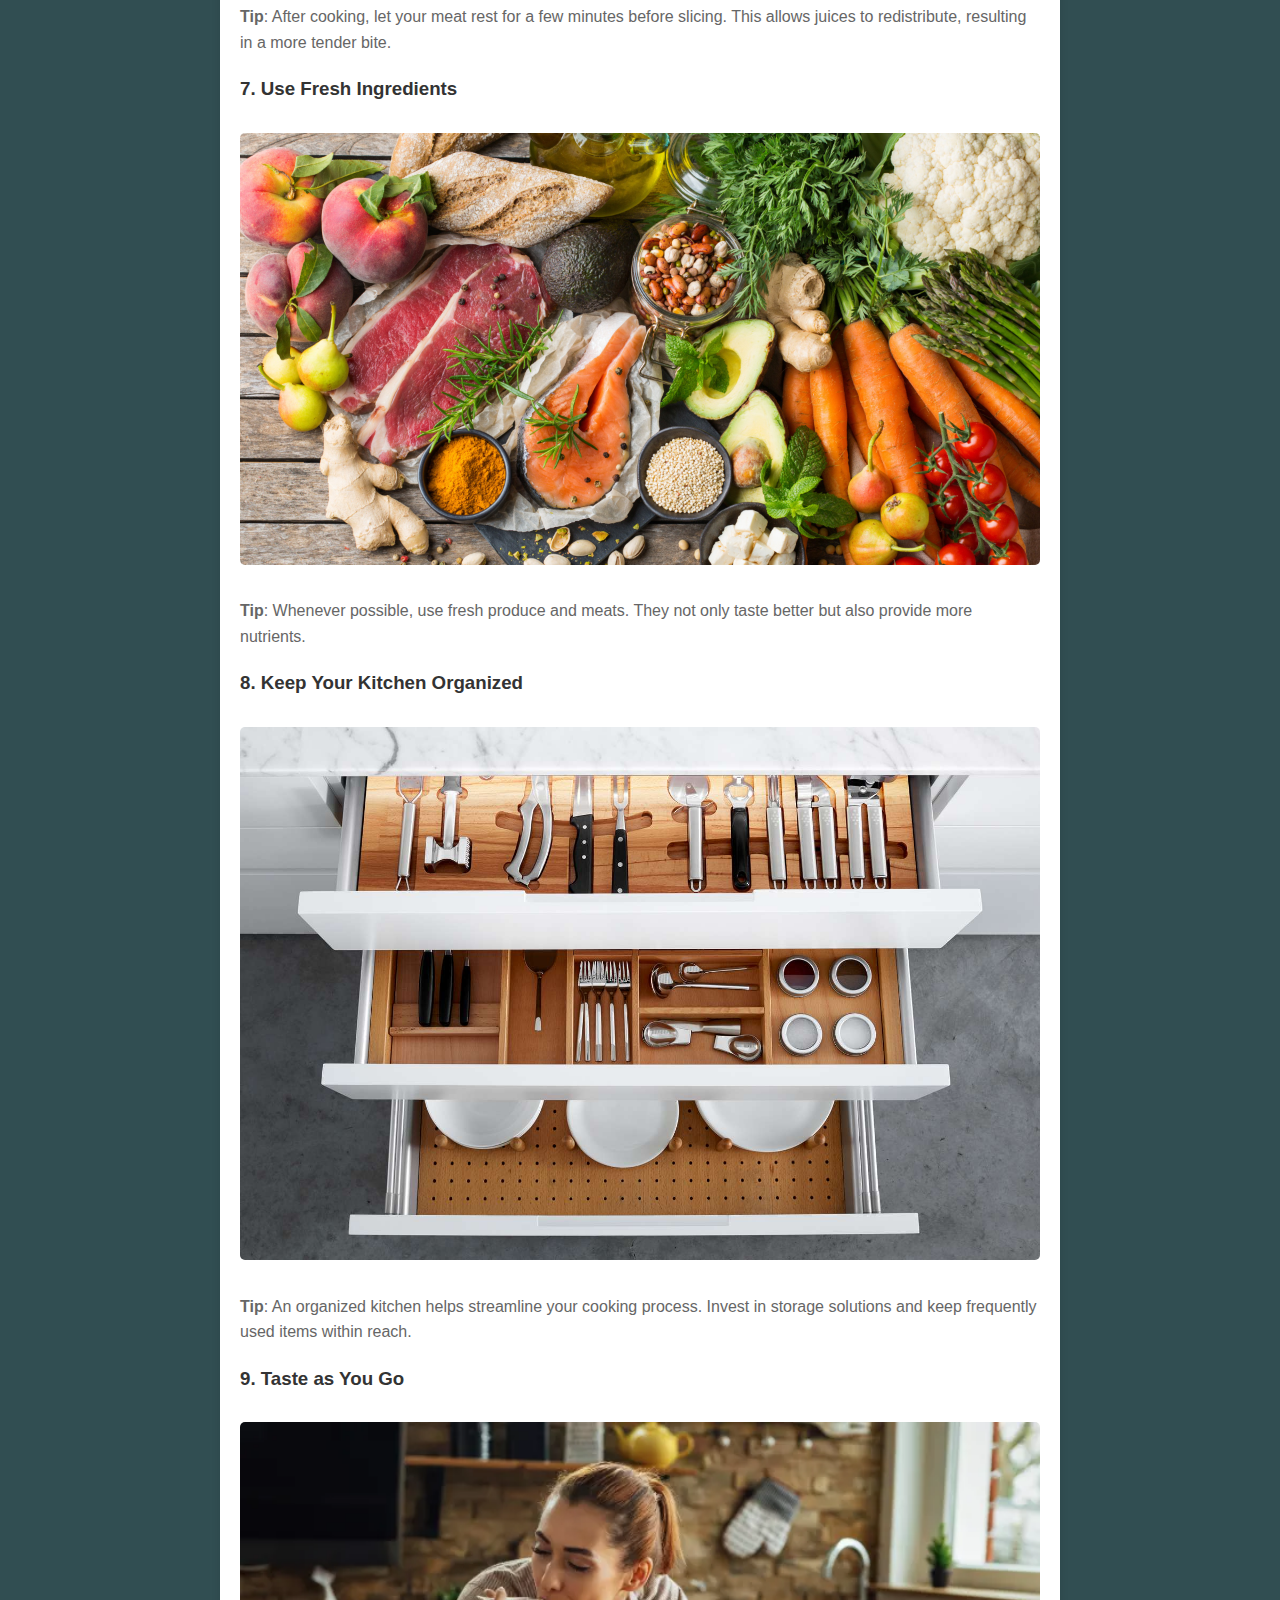
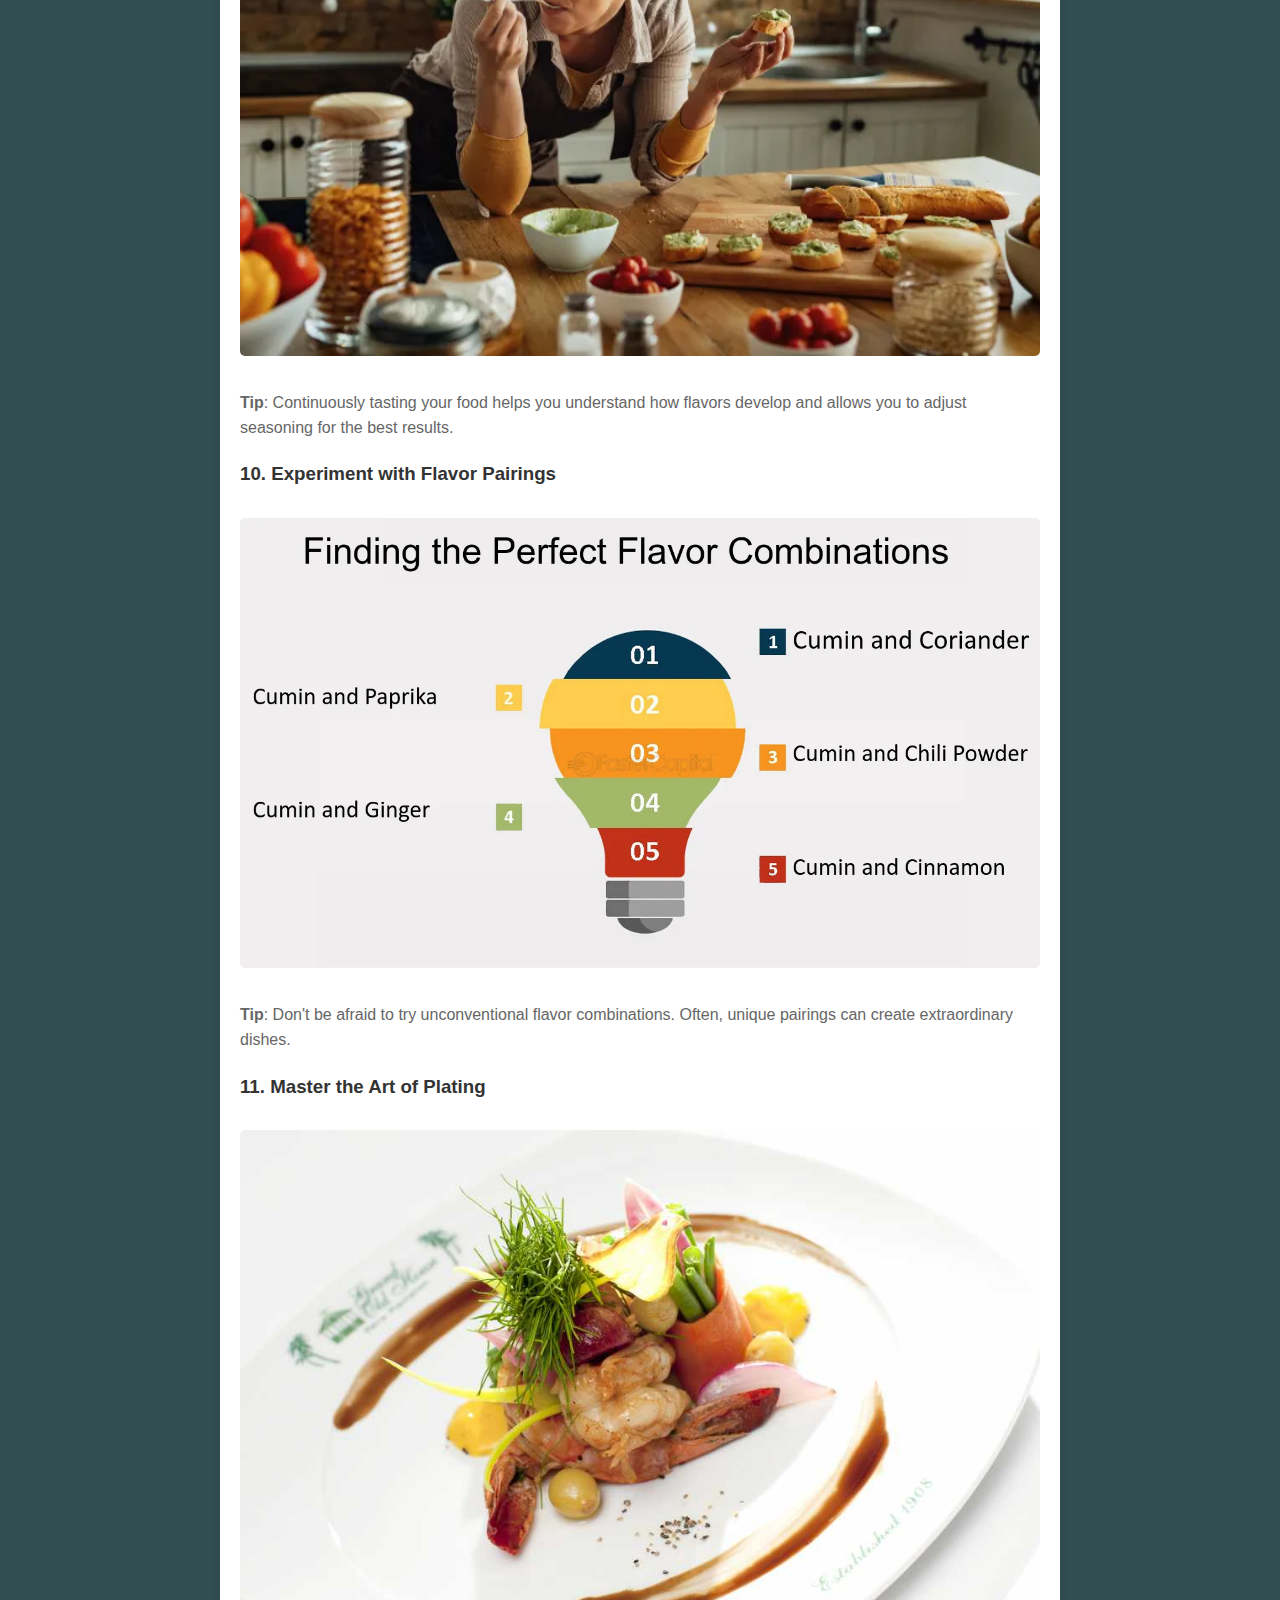
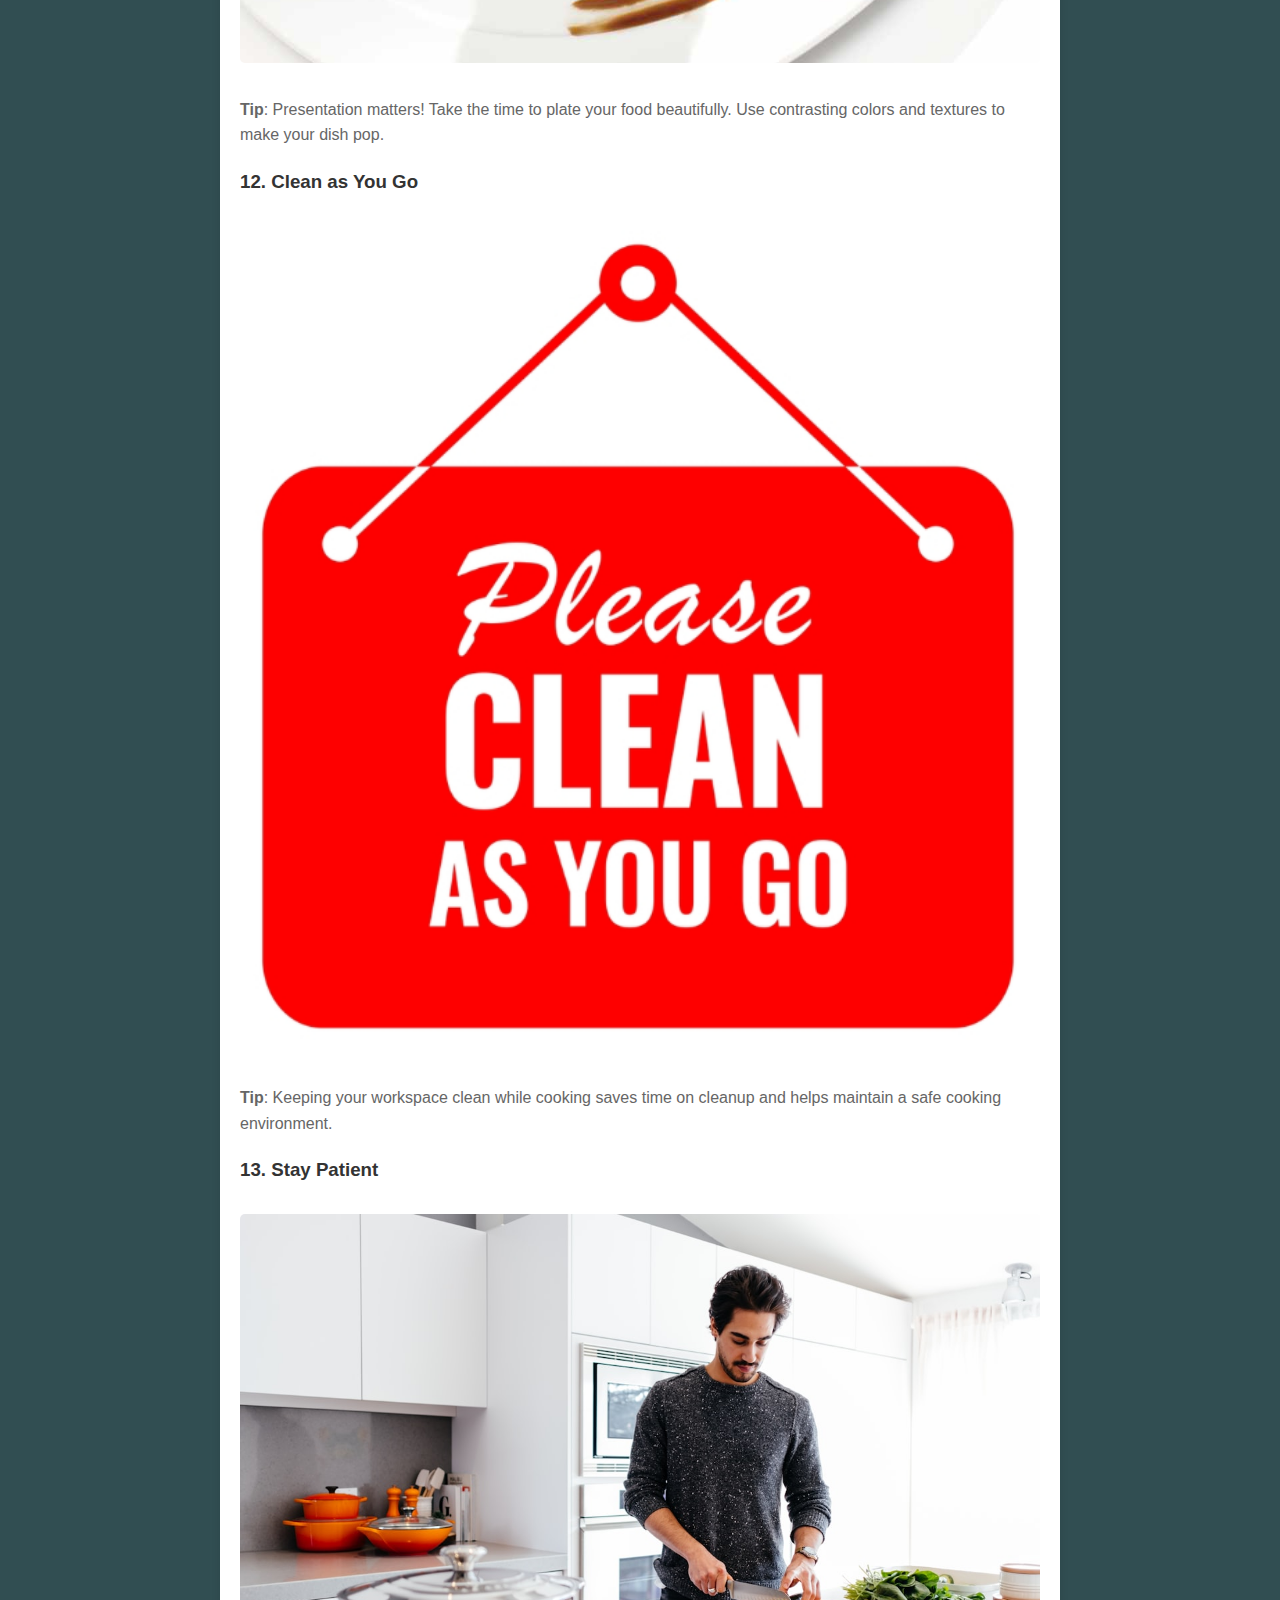
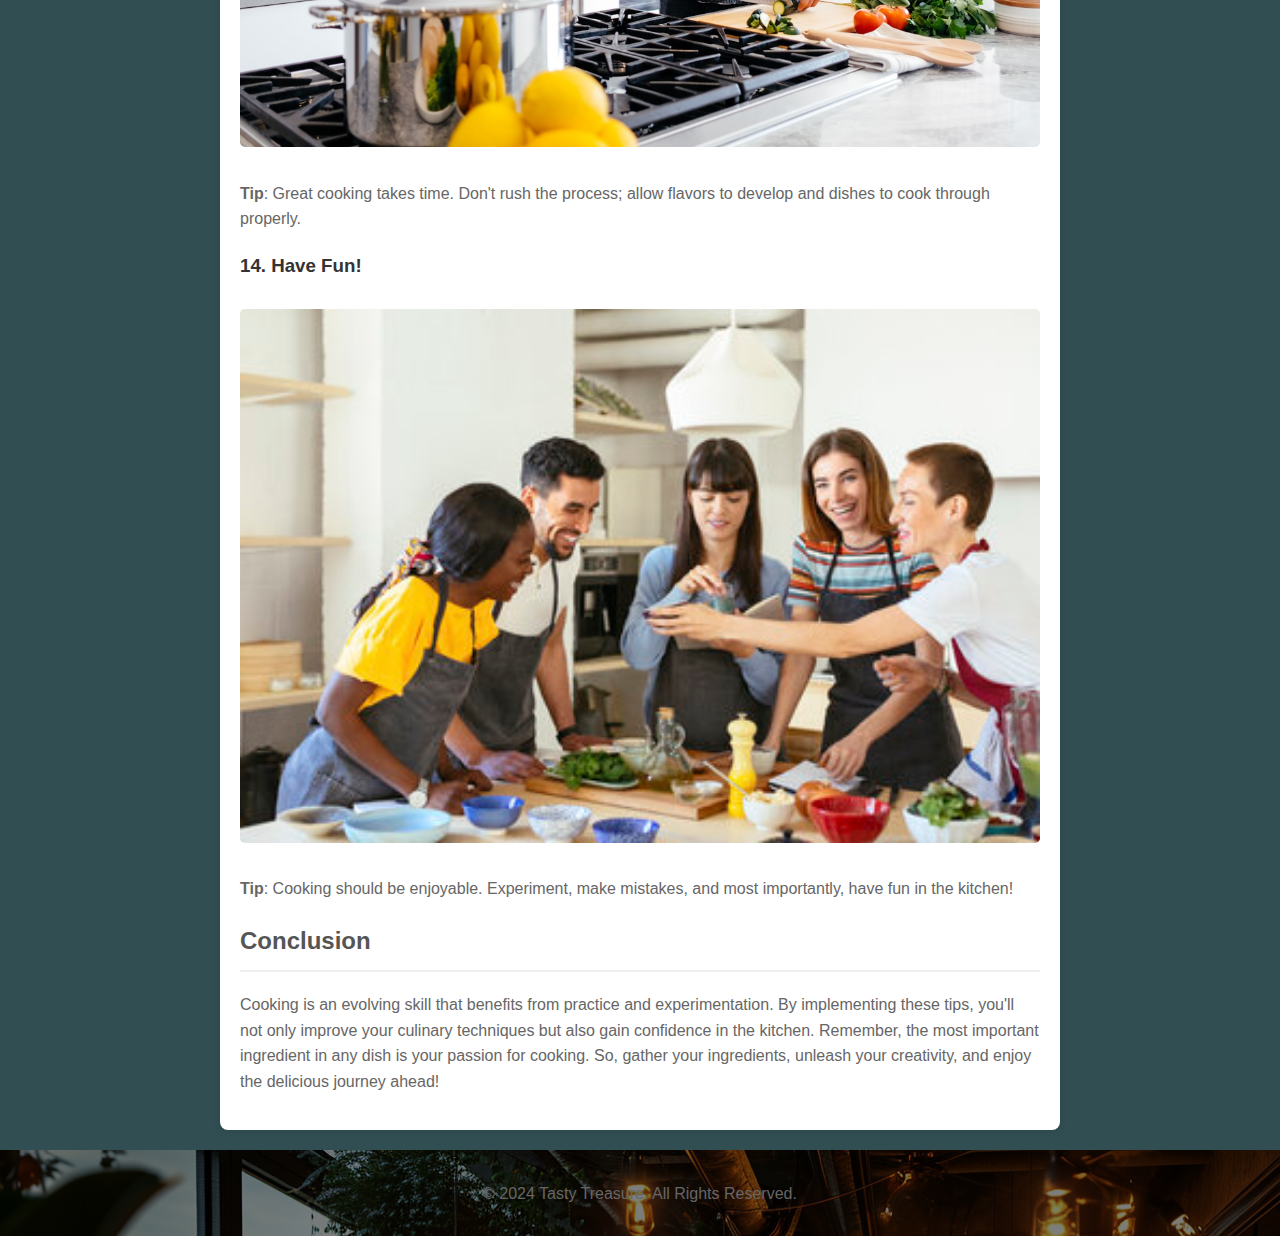
<file: cookingtips.html>
<!DOCTYPE html>
<html lang="en">
<head>
    <meta charset="UTF-8">
    <meta name="viewport" content="width=device-width, initial-scale=1.0">
    <title>Essential Cooking Tips</title>
    <link rel="stylesheet" href="tips.css">
</head>
<body>
    <header>
        <h1>Essential Cooking Tips for Every Home Chef</h1>
        <nav>
            <ul>
                <li><a href="#introduction">Introduction</a></li>
                <li><a href="#tips">Cooking Tips</a></li>
                <li><a href="#conclusion">Conclusion</a></li>
                <li><a href="index.html">Home</a></li>

            </ul>
        </nav>
    </header>

    <div class="container">
        <h2 id="introduction">Introduction</h2>
        <p>Cooking is both an art and a science, and it can be a rewarding experience for anyone willing to learn. Whether you’re a novice in the kitchen or looking to refine your skills, these essential cooking tips will help you elevate your culinary game. From preparation techniques to flavor experimentation, these guidelines will transform the way you cook and enjoy food. Let's dive in!</p>

        <h2 id="tips">Cooking Tips</h2>

        <h3>1. Mise en Place: The Key to Success</h3>
        <img src="mise.jpg" alt="Mise en Place" class="tip-image">
        <p><strong>Tip</strong>: Before you start cooking, gather and prepare all your ingredients. This means chopping vegetables, measuring spices, and having all your tools ready.</p>

        <h3>2. Invest in Quality Knives</h3>
        <img src="invest.jpg" alt="Quality Knives" class="tip-image">
        <p><strong>Tip</strong>: A good chef’s knife can make a world of difference. Keep it sharp and learn how to use it properly to enhance your chopping skills.</p>

        <h3>3. Understand Cooking Techniques</h3>
        <img src="techniques.jpg" alt="Cooking Techniques" class="tip-image">
        <p><strong>Tip</strong>: Familiarize yourself with basic cooking techniques like sautéing, roasting, boiling, and grilling. Each technique can dramatically change the flavor and texture of your food.</p>

        <h3>4. Seasoning is Everything</h3>
        <img src="seasoning.jpg" alt="Seasoning" class="tip-image">
        <p><strong>Tip</strong>: Don't be afraid to experiment with herbs and spices. Taste your food as you cook and adjust seasoning accordingly.</p>

        <h3>5. Don’t Overcrowd the Pan</h3>
        <img src="overcrowed.jpg" alt="Don't Overcrowd the Pan" class="tip-image">
        <p><strong>Tip</strong>: When sautéing or frying, give your ingredients space. Overcrowding can cause steaming instead of browning, leading to less flavor.</p>

        <h3>6. Let Meat Rest</h3>
        <img src="r1.jfif" alt="Let Meat Rest" class="tip-image">
        <p><strong>Tip</strong>: After cooking, let your meat rest for a few minutes before slicing. This allows juices to redistribute, resulting in a more tender bite.</p>

        <h3>7. Use Fresh Ingredients</h3>
        <img src="ingredients.jpg" alt="Fresh Ingredients" class="tip-image">
        <p><strong>Tip</strong>: Whenever possible, use fresh produce and meats. They not only taste better but also provide more nutrients.</p>

        <h3>8. Keep Your Kitchen Organized</h3>
        <img src="kitchen.jpg" alt="Organized Kitchen" class="tip-image">
        <p><strong>Tip</strong>: An organized kitchen helps streamline your cooking process. Invest in storage solutions and keep frequently used items within reach.</p>

        <h3>9. Taste as You Go</h3>
        <img src="go.jpg" alt="Taste as You Go" class="tip-image">
        <p><strong>Tip</strong>: Continuously tasting your food helps you understand how flavors develop and allows you to adjust seasoning for the best results.</p>

        <h3>10. Experiment with Flavor Pairings</h3>
        <img src="pairings.jpg" alt="Experiment with Flavor Pairings" class="tip-image">
        <p><strong>Tip</strong>: Don't be afraid to try unconventional flavor combinations. Often, unique pairings can create extraordinary dishes.</p>

        <h3>11. Master the Art of Plating</h3>
        <img src="plating.jpg" alt="Master the Art of Plating" class="tip-image">
        <p><strong>Tip</strong>: Presentation matters! Take the time to plate your food beautifully. Use contrasting colors and textures to make your dish pop.</p>

        <h3>12. Clean as You Go</h3>
        <img src="clean.jpg" alt="Clean as You Go" class="tip-image">
        <p><strong>Tip</strong>: Keeping your workspace clean while cooking saves time on cleanup and helps maintain a safe cooking environment.</p>

        <h3>13. Stay Patient</h3>
        <img src="patient.jfif" alt="Stay Patient" class="tip-image">
        <p><strong>Tip</strong>: Great cooking takes time. Don't rush the process; allow flavors to develop and dishes to cook through properly.</p>

        <h3>14. Have Fun!</h3>
        <img src="fun.jpg" alt="Have Fun" class="tip-image">
        <p><strong>Tip</strong>: Cooking should be enjoyable. Experiment, make mistakes, and most importantly, have fun in the kitchen!</p>

        <h2 id="conclusion">Conclusion</h2>
        <p>Cooking is an evolving skill that benefits from practice and experimentation. By implementing these tips, you'll not only improve your culinary techniques but also gain confidence in the kitchen. Remember, the most important ingredient in any dish is your passion for cooking. So, gather your ingredients, unleash your creativity, and enjoy the delicious journey ahead!</p>
    </div>
    <a class="gotopbtn" href="#"> <i class="fas fa-angle-double-up"> </i></a>

    <footer>
        <p>&copy; 2024 Tasty Treasure. All Rights Reserved.</p>
    </footer>
</body>
</html>
</file>
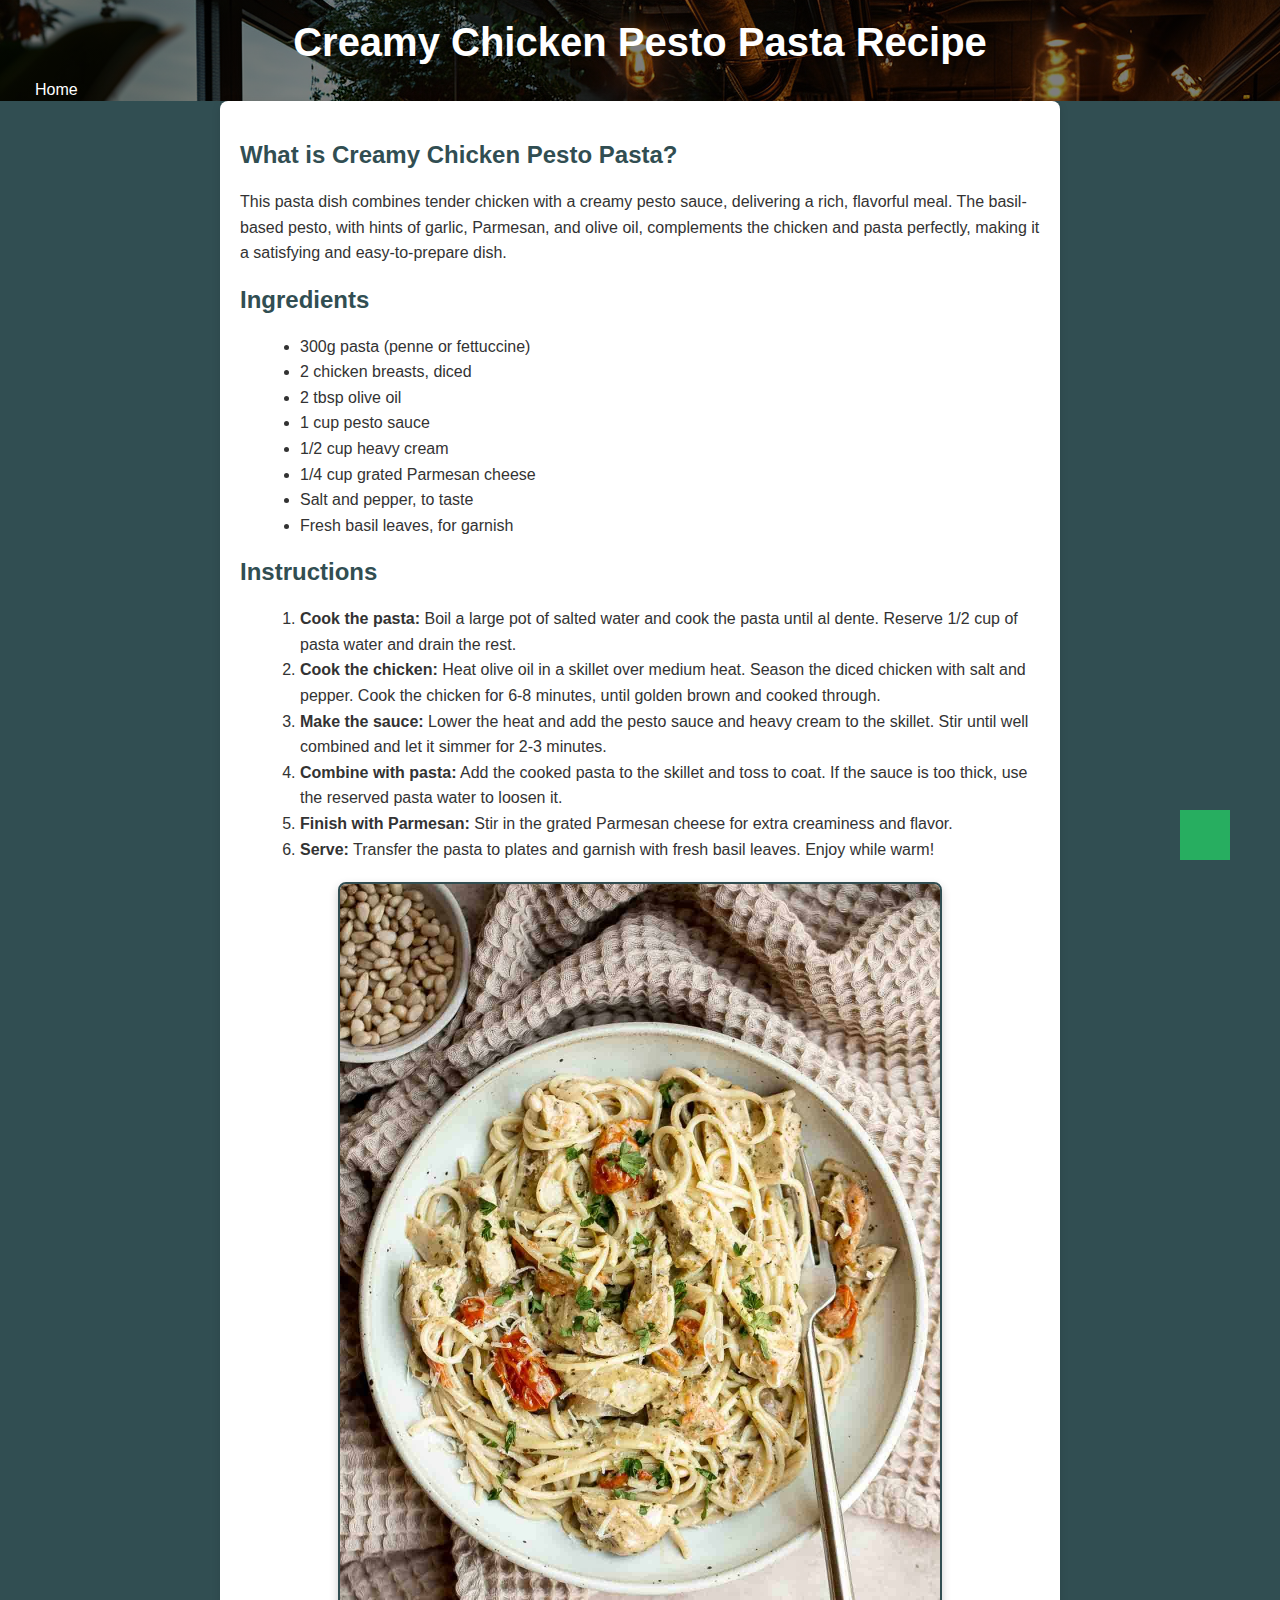
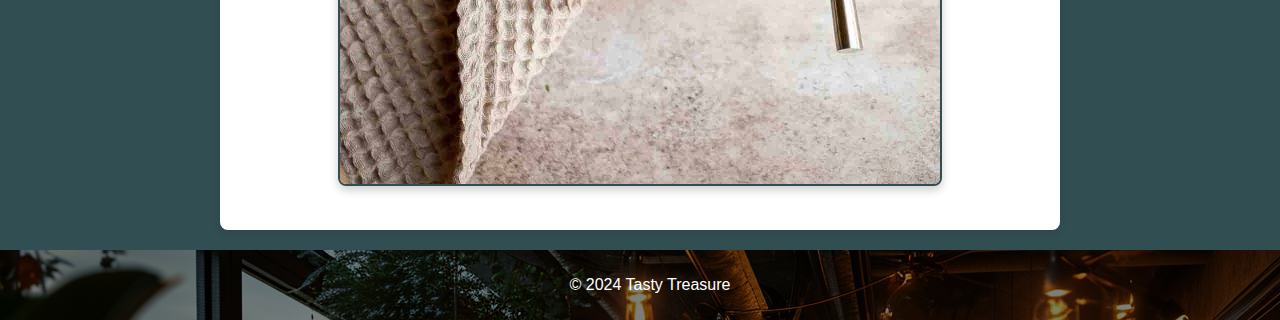
<file: creamy.html>
<!DOCTYPE html>
<html lang="en">
<head>
    <meta charset="UTF-8">
    <meta name="viewport" content="width=device-width, initial-scale=1.0">
    <title>Creamy Chicken Pesto Pasta Recipe</title>
    <link rel="stylesheet" href="recipe.css">
</head>
<body>
    <header>
        <h1>Creamy Chicken Pesto Pasta Recipe</h1> <nav>
            <ul>
                <li style="float: left;"><a href="index.html">Home</a></li>

            </ul>
        </nav>

    </header>
    <main>
        <section class="intro">
            <h2>What is Creamy Chicken Pesto Pasta?</h2>
            <p>This pasta dish combines tender chicken with a creamy pesto sauce, delivering a rich, flavorful meal. 
                The basil-based pesto, with hints of garlic, Parmesan, and olive oil, complements the chicken and pasta perfectly, 
                making it a satisfying and easy-to-prepare dish.</p>
            </section>
        <section class="recipe">
            <h2>Ingredients</h2>
            <ul>
                <li>300g pasta (penne or fettuccine)</li>
        <li>2 chicken breasts, diced</li>
        <li>2 tbsp olive oil</li>
        <li>1 cup pesto sauce</li>
        <li>1/2 cup heavy cream</li>
        <li>1/4 cup grated Parmesan cheese</li>
        <li>Salt and pepper, to taste</li>
        <li>Fresh basil leaves, for garnish</li>
            </ul>
            <h2>Instructions</h2>
            <ol>
                <li><strong>Cook the pasta:</strong> Boil a large pot of salted water and cook the pasta until al dente. Reserve 1/2 cup of pasta water and drain the rest.</li>

        <li><strong>Cook the chicken:</strong> Heat olive oil in a skillet over medium heat. Season the diced chicken with salt and pepper. Cook the chicken for 6-8 minutes, until golden brown and cooked through.</li>

        <li><strong>Make the sauce:</strong> Lower the heat and add the pesto sauce and heavy cream to the skillet. Stir until well combined and let it simmer for 2-3 minutes.</li>

        <li><strong>Combine with pasta:</strong> Add the cooked pasta to the skillet and toss to coat. If the sauce is too thick, use the reserved pasta water to loosen it.</li>

        <li><strong>Finish with Parmesan:</strong> Stir in the grated Parmesan cheese for extra creaminess and flavor.</li>

        <li><strong>Serve:</strong> Transfer the pasta to plates and garnish with fresh basil leaves. Enjoy while warm!</li>
  
            </ol>
        </section>
        <section class="image-container">
            <img src="r8.jfif" alt="Pumpkin soup" />
        </section>
        <a class="gotopbtn" href="#"> <i class="fas fa-angle-double-up"> </i></a>
    </main>
    <footer>
        <p>&copy; 2024 Tasty Treasure</p>
    </footer>
</body>
</html>
</file>
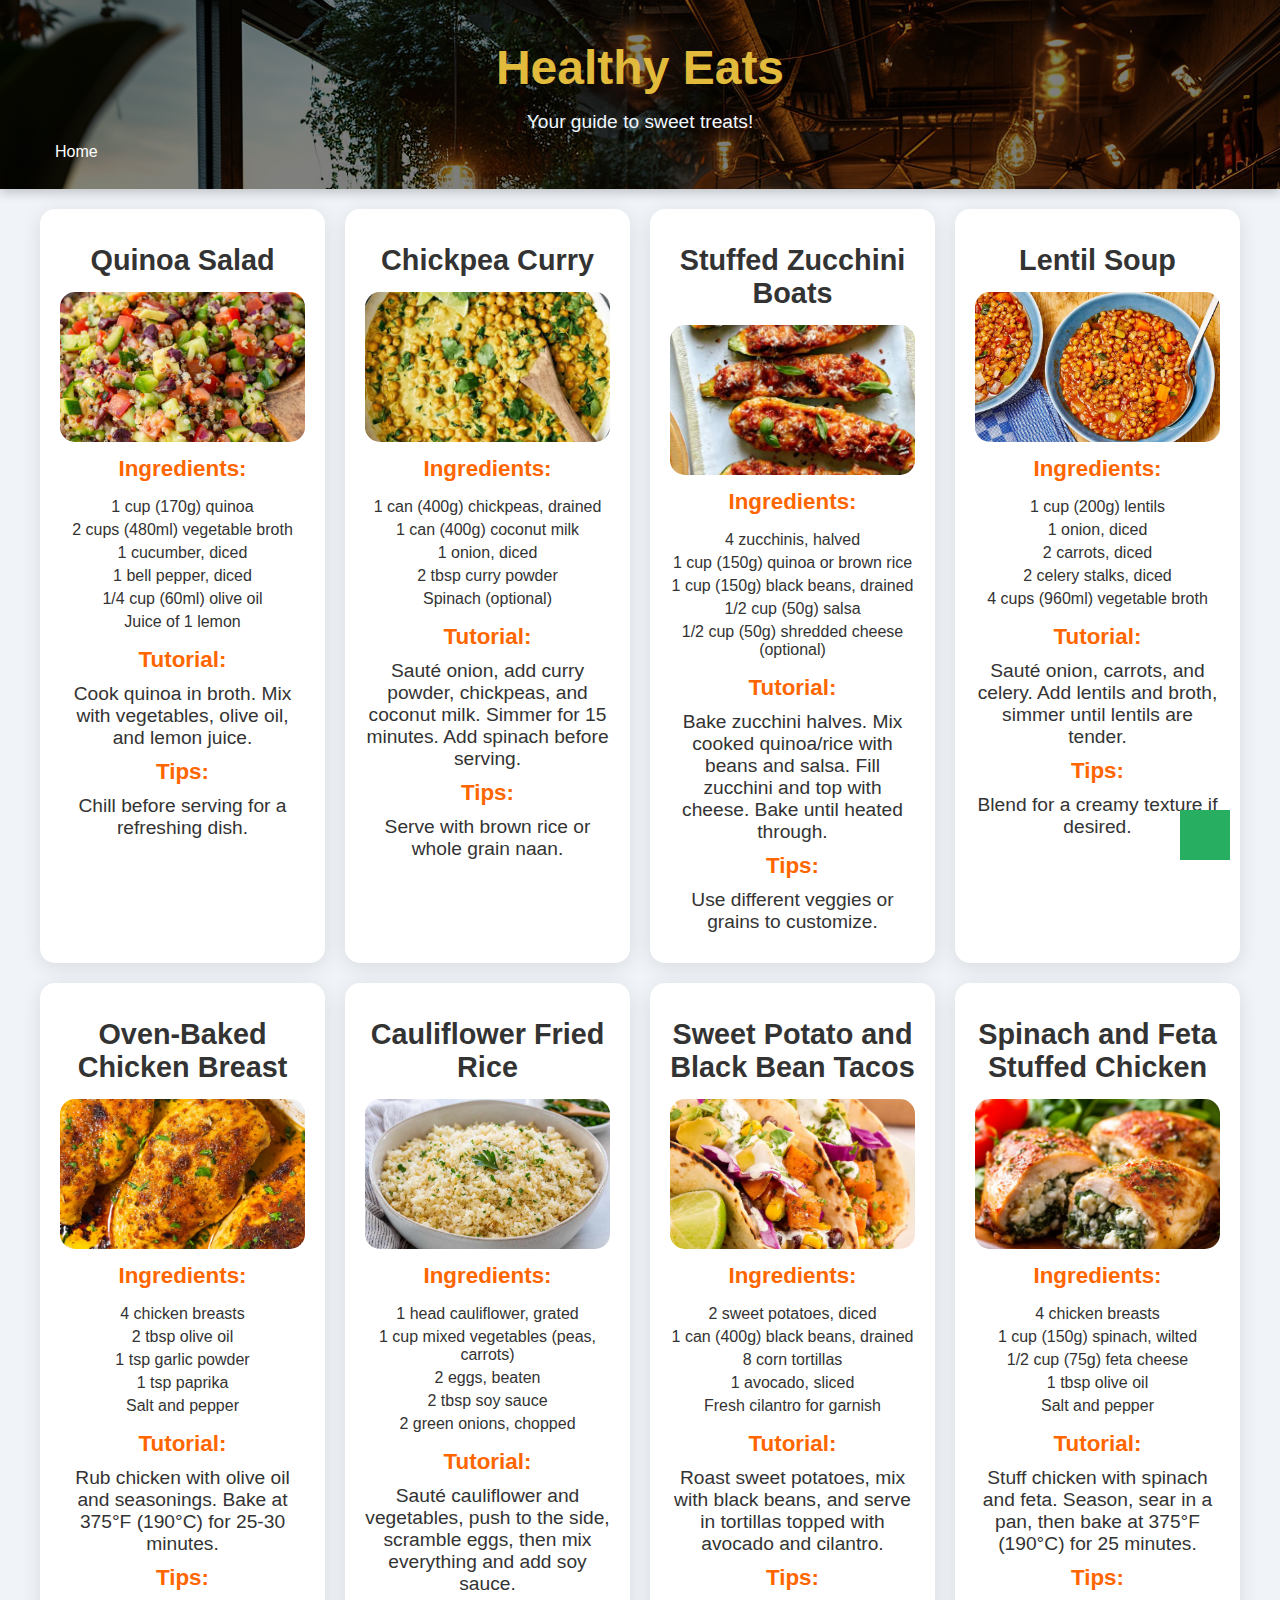
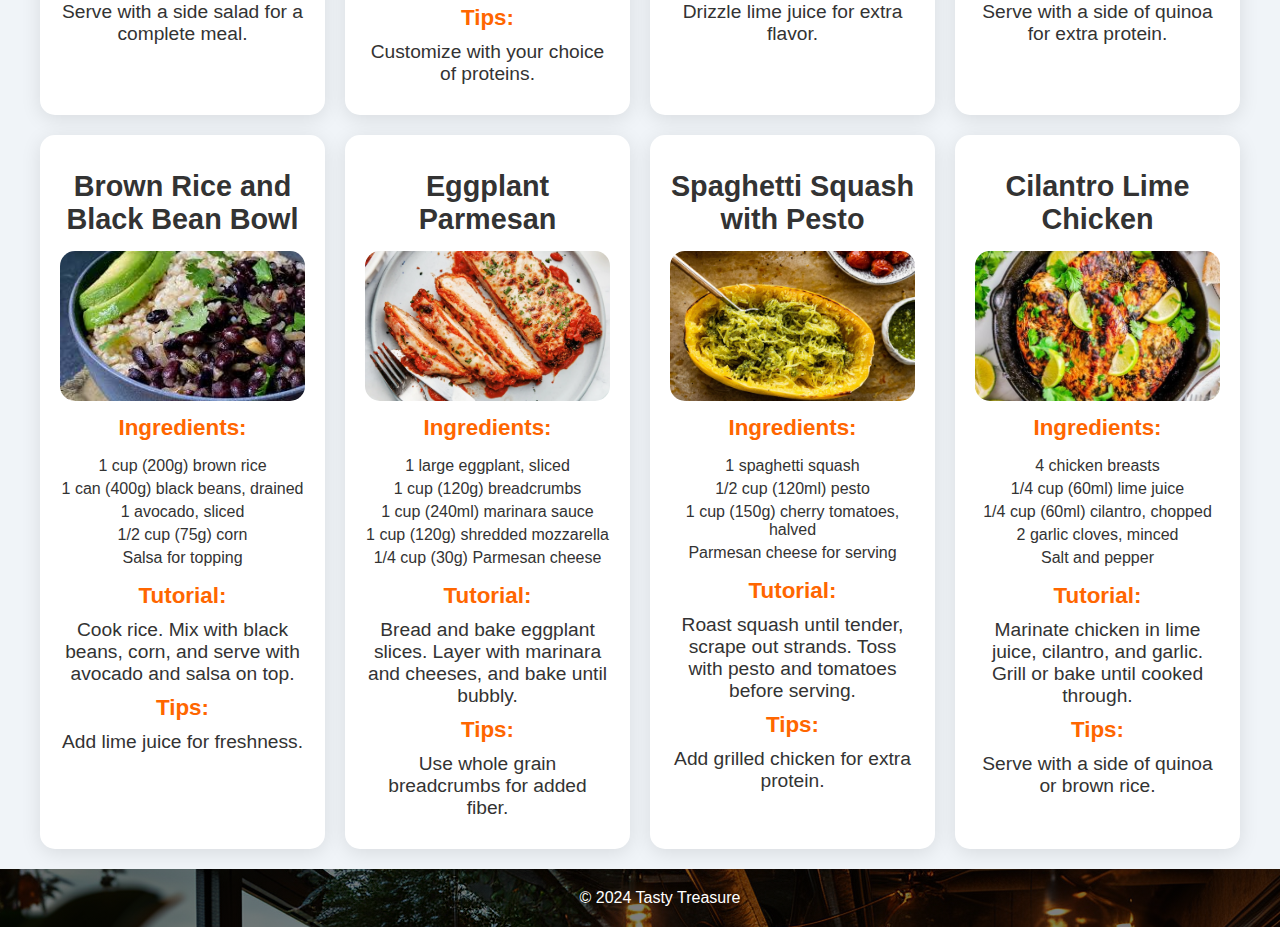
<file: healthy.html>
<!DOCTYPE html>
<html lang="en">
<head>
    <meta charset="UTF-8">
    <meta name="viewport" content="width=device-width, initial-scale=1.0">
    <title>Healthy Eats</title>
    <link rel="stylesheet" href="categories.css">
</head>
<body>
    <header>
        <h1>Healthy Eats</h1>
        <nav>
            <ul>
                <p style="color: aliceblue;">Your guide to sweet treats!</p>
                <li style="float: left;"><a href="index.html">Home</a></li>

            </ul>
        </nav>
        
    </header>

    <main>
        <section class="desserts">
            <article class="dessert">
                <h2>Quinoa Salad</h2>
    <img src="quinoa.jpg" alt="Quinoa Salad">
    <h3>Ingredients:</h3>
    <ul>
        <li>1 cup (170g) quinoa</li>
        <li>2 cups (480ml) vegetable broth</li>
        <li>1 cucumber, diced</li>
        <li>1 bell pepper, diced</li>
        <li>1/4 cup (60ml) olive oil</li>
        <li>Juice of 1 lemon</li>
    </ul>
    <h3>Tutorial:</h3>
    <p>Cook quinoa in broth. Mix with vegetables, olive oil, and lemon juice.</p>
    <h3>Tips:</h3>
    <p>Chill before serving for a refreshing dish.</p>
            </article>

            <article class="dessert">
                <h2>Chickpea Curry</h2>
    <img src="chickpea.jpg" alt="Chickpea Curry">
    <h3>Ingredients:</h3>
    <ul>
        <li>1 can (400g) chickpeas, drained</li>
        <li>1 can (400g) coconut milk</li>
        <li>1 onion, diced</li>
        <li>2 tbsp curry powder</li>
        <li>Spinach (optional)</li>
    </ul>
    <h3>Tutorial:</h3>
    <p>Sauté onion, add curry powder, chickpeas, and coconut milk. Simmer for 15 minutes. Add spinach before serving.</p>
    <h3>Tips:</h3>
    <p>Serve with brown rice or whole grain naan.</p>
            </article>

            <article class="dessert">
                <h2>Stuffed Zucchini Boats</h2>
    <img src="zucchini.jpg" alt="Stuffed Zucchini Boats">
    <h3>Ingredients:</h3>
    <ul>
        <li>4 zucchinis, halved</li>
        <li>1 cup (150g) quinoa or brown rice</li>
        <li>1 cup (150g) black beans, drained</li>
        <li>1/2 cup (50g) salsa</li>
        <li>1/2 cup (50g) shredded cheese (optional)</li>
    </ul>
    <h3>Tutorial:</h3>
    <p>Bake zucchini halves. Mix cooked quinoa/rice with beans and salsa. Fill zucchini and top with cheese. Bake until heated through.</p>
    <h3>Tips:</h3>
    <p>Use different veggies or grains to customize.</p>
            </article>

            <article class="dessert">
                <h2>Lentil Soup</h2>
    <img src="lentil.jpg" alt="Lentil Soup">
    <h3>Ingredients:</h3>
    <ul>
        <li>1 cup (200g) lentils</li>
        <li>1 onion, diced</li>
        <li>2 carrots, diced</li>
        <li>2 celery stalks, diced</li>
        <li>4 cups (960ml) vegetable broth</li>
    </ul>
    <h3>Tutorial:</h3>
    <p>Sauté onion, carrots, and celery. Add lentils and broth, simmer until lentils are tender.</p>
    <h3>Tips:</h3>
    <p>Blend for a creamy texture if desired.</p>
            </article>

            <article class="dessert">
                <h2>Oven-Baked Chicken Breast</h2>
    <img src="oven.jpg" alt="Oven-Baked Chicken Breast">
    <h3>Ingredients:</h3>
    <ul>
        <li>4 chicken breasts</li>
        <li>2 tbsp olive oil</li>
        <li>1 tsp garlic powder</li>
        <li>1 tsp paprika</li>
        <li>Salt and pepper</li>
    </ul>
    <h3>Tutorial:</h3>
    <p>Rub chicken with olive oil and seasonings. Bake at 375°F (190°C) for 25-30 minutes.</p>
    <h3>Tips:</h3>
    <p>Serve with a side salad for a complete meal.</p>
            </article>

            <article class="dessert">
                <h2>Cauliflower Fried Rice</h2>
    <img src="cauliflower.jpg" alt="Cauliflower Fried Rice">
    <h3>Ingredients:</h3>
    <ul>
        <li>1 head cauliflower, grated</li>
        <li>1 cup mixed vegetables (peas, carrots)</li>
        <li>2 eggs, beaten</li>
        <li>2 tbsp soy sauce</li>
        <li>2 green onions, chopped</li>
    </ul>
    <h3>Tutorial:</h3>
    <p>Sauté cauliflower and vegetables, push to the side, scramble eggs, then mix everything and add soy sauce.</p>
    <h3>Tips:</h3>
    <p>Customize with your choice of proteins.</p>
            </article>

            <article class="dessert">
                <h2>Sweet Potato and Black Bean Tacos</h2>
    <img src="sweet.jpg" alt="Sweet Potato and Black Bean Tacos">
    <h3>Ingredients:</h3>
    <ul>
        <li>2 sweet potatoes, diced</li>
        <li>1 can (400g) black beans, drained</li>
        <li>8 corn tortillas</li>
        <li>1 avocado, sliced</li>
        <li>Fresh cilantro for garnish</li>
    </ul>
    <h3>Tutorial:</h3>
    <p>Roast sweet potatoes, mix with black beans, and serve in tortillas topped with avocado and cilantro.</p>
    <h3>Tips:</h3>
    <p>Drizzle lime juice for extra flavor.</p>
            </article>

            <article class="dessert">
                <h2>Spinach and Feta Stuffed Chicken</h2>
    <img src="stuf.jpg" alt="Spinach and Feta Stuffed Chicken">
    <h3>Ingredients:</h3>
    <ul>
        <li>4 chicken breasts</li>
        <li>1 cup (150g) spinach, wilted</li>
        <li>1/2 cup (75g) feta cheese</li>
        <li>1 tbsp olive oil</li>
        <li>Salt and pepper</li>
    </ul>
    <h3>Tutorial:</h3>
    <p>Stuff chicken with spinach and feta. Season, sear in a pan, then bake at 375°F (190°C) for 25 minutes.</p>
    <h3>Tips:</h3>
    <p>Serve with a side of quinoa for extra protein.</p>
            </article>

            <article class="dessert">
                <h2>Brown Rice and Black Bean Bowl</h2>
    <img src="brown.jpg" alt="Brown Rice and Black Bean Bowl">
    <h3>Ingredients:</h3>
    <ul>
        <li>1 cup (200g) brown rice</li>
        <li>1 can (400g) black beans, drained</li>
        <li>1 avocado, sliced</li>
        <li>1/2 cup (75g) corn</li>
        <li>Salsa for topping</li>
    </ul>
    <h3>Tutorial:</h3>
    <p>Cook rice. Mix with black beans, corn, and serve with avocado and salsa on top.</p>
    <h3>Tips:</h3>
    <p>Add lime juice for freshness.</p>
            </article>

            <article class="dessert">
                <h2>Eggplant Parmesan</h2>
    <img src="parmesan.jpg" alt="Eggplant Parmesan">
    <h3>Ingredients:</h3>
    <ul>
        <li>1 large eggplant, sliced</li>
        <li>1 cup (120g) breadcrumbs</li>
        <li>1 cup (240ml) marinara sauce</li>
        <li>1 cup (120g) shredded mozzarella</li>
        <li>1/4 cup (30g) Parmesan cheese</li>
    </ul>
    <h3>Tutorial:</h3>
    <p>Bread and bake eggplant slices. Layer with marinara and cheeses, and bake until bubbly.</p>
    <h3>Tips:</h3>
    <p>Use whole grain breadcrumbs for added fiber.</p>
            </article>

            <article class="dessert">
                <h2>Spaghetti Squash with Pesto</h2>
    <img src="squash.jpg" alt="Spaghetti Squash with Pesto">
    <h3>Ingredients:</h3>
    <ul>
        <li>1 spaghetti squash</li>
        <li>1/2 cup (120ml) pesto</li>
        <li>1 cup (150g) cherry tomatoes, halved</li>
        <li>Parmesan cheese for serving</li>
    </ul>
    <h3>Tutorial:</h3>
    <p>Roast squash until tender, scrape out strands. Toss with pesto and tomatoes before serving.</p>
    <h3>Tips:</h3>
    <p>Add grilled chicken for extra protein.</p>
            </article>

            <article class="dessert">
                <h2>Cilantro Lime Chicken</h2>
    <img src="cilantro.jpg" alt="Cilantro Lime Chicken">
    <h3>Ingredients:</h3>
    <ul>
        <li>4 chicken breasts</li>
        <li>1/4 cup (60ml) lime juice</li>
        <li>1/4 cup (60ml) cilantro, chopped</li>
        <li>2 garlic cloves, minced</li>
        <li>Salt and pepper</li>
    </ul>
    <h3>Tutorial:</h3>
    <p>Marinate chicken in lime juice, cilantro, and garlic. Grill or bake until cooked through.</p>
    <h3>Tips:</h3>
    <p>Serve with a side of quinoa or brown rice.</p>
            </article>

           
        </section>
    </main>
    <a class="gotopbtn" href="#"> <i class="fas fa-angle-double-up"> </i></a>

    <footer>
        <p>&copy; 2024 Tasty Treasure</p>
    </footer>
</body>
</html>
</file>
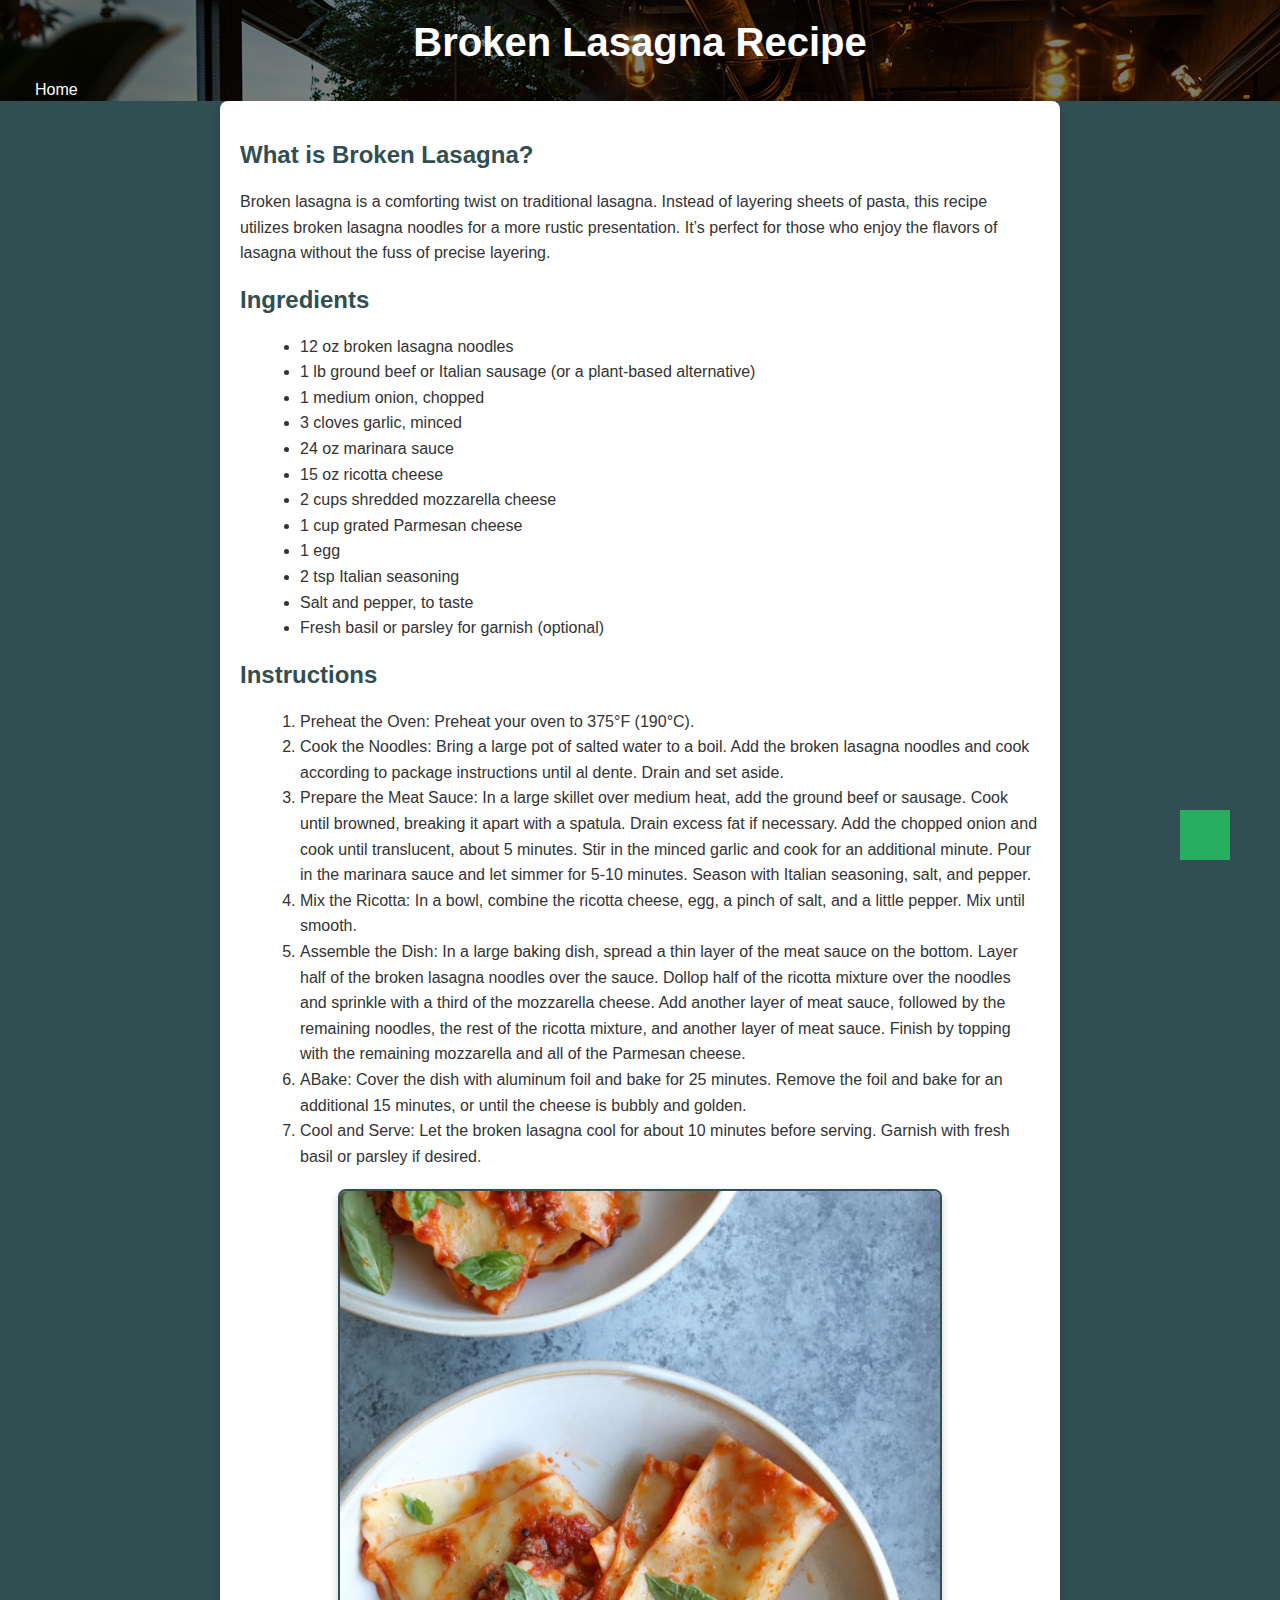
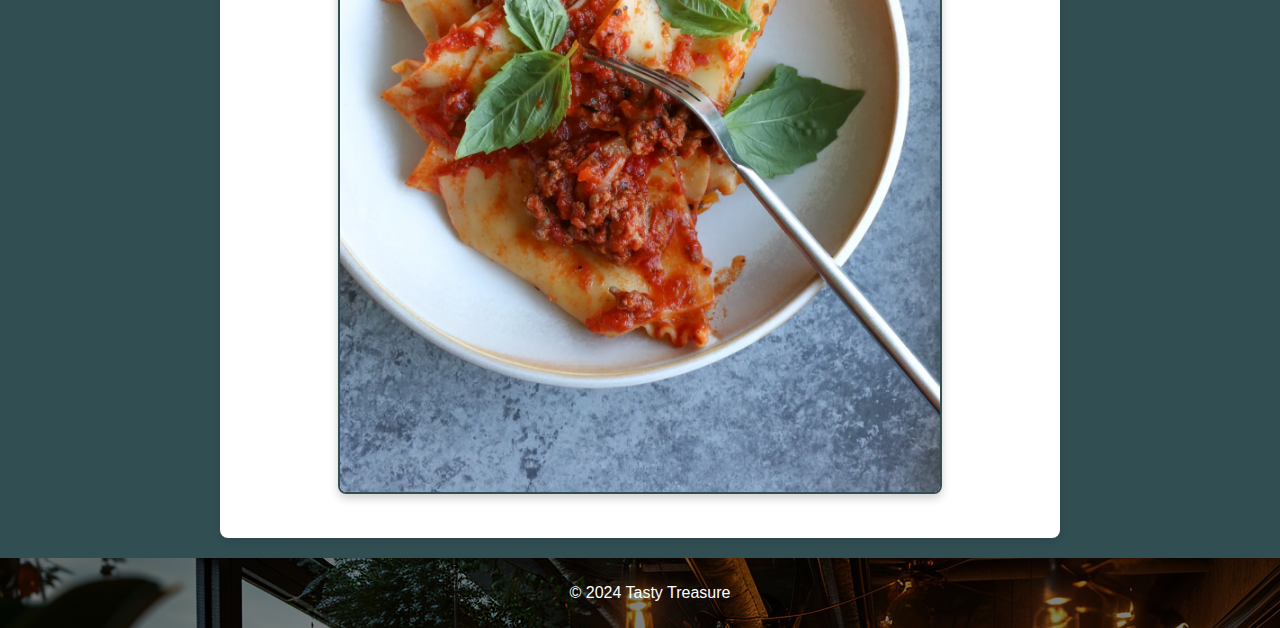
<file: lasagna.html>
<!DOCTYPE html>
<html lang="en">
<head>
    <meta charset="UTF-8">
    <meta name="viewport" content="width=device-width, initial-scale=1.0">
    <title>Broken Lasagna recipe</title>
    <link rel="stylesheet" href="recipe.css">
</head>
<body>
    <header>
        <h1>Broken Lasagna Recipe</h1> <nav>
            <ul>
                <li style="float: left;"><a href="index.html">Home</a></li>

            </ul>
        </nav>

    </header>
    <main>
        <section class="intro">
            <h2>What is Broken Lasagna?</h2>
            <p>
                Broken lasagna is a comforting twist on traditional lasagna. Instead of layering sheets of pasta, this recipe utilizes broken lasagna noodles for a more rustic presentation. It’s perfect for those who enjoy the flavors of lasagna without the fuss of precise layering.
            </p>
        </section>
        <section class="recipe">
            <h2>Ingredients</h2>
            <ul>
                <li>12 oz broken lasagna noodles</li>
                <li>1 lb ground beef or Italian sausage (or a plant-based alternative)</li>
                <li>1 medium onion, chopped</li>
                <li>3 cloves garlic, minced</li>
                <li>24 oz marinara sauce</li>
                <li>15 oz ricotta cheese</li>
                <li>2 cups shredded mozzarella cheese</li>
                <li>1 cup grated Parmesan cheese</li>
                <li>1 egg</li>
                <li>2 tsp Italian seasoning</li>
                <li>Salt and pepper, to taste</li>
                <li>Fresh basil or parsley for garnish (optional)</li>
            </ul>
            <h2>Instructions</h2>
            <ol>
                <li>Preheat the Oven:
                    Preheat your oven to 375°F (190°C).</li>
                <li>Cook the Noodles:
                    Bring a large pot of salted water to a boil. Add the broken lasagna noodles and cook according to package instructions until al dente. Drain and set aside.</li>
                <li>Prepare the Meat Sauce:
                    In a large skillet over medium heat, add the ground beef or sausage. Cook until browned, breaking it apart with a spatula. Drain excess fat if necessary.
                    
                    Add the chopped onion and cook until translucent, about 5 minutes. Stir in the minced garlic and cook for an additional minute.
                    
                    Pour in the marinara sauce and let simmer for 5-10 minutes. Season with Italian seasoning, salt, and pepper.</li>
                <li>Mix the Ricotta:
                    In a bowl, combine the ricotta cheese, egg, a pinch of salt, and a little pepper. Mix until smooth.</li>
                <li>Assemble the Dish:
                    In a large baking dish, spread a thin layer of the meat sauce on the bottom. Layer half of the broken lasagna noodles over the sauce.
                    
                    Dollop half of the ricotta mixture over the noodles and sprinkle with a third of the mozzarella cheese. Add another layer of meat sauce, followed by the remaining noodles, the rest of the ricotta mixture, and another layer of meat sauce.
                    
                    Finish by topping with the remaining mozzarella and all of the Parmesan cheese.</li>
                <li>ABake:
                    Cover the dish with aluminum foil and bake for 25 minutes. Remove the foil and bake for an additional 15 minutes, or until the cheese is bubbly and golden.
                    
                    </li>
                <li>Cool and Serve:
                    Let the broken lasagna cool for about 10 minutes before serving. Garnish with fresh basil or parsley if desired.
                    
                    </li>
            </ol>
        </section>
        <section class="image-container">
            <img src="r2.jfif" alt="Beef Steak" />
        </section>
    </main>
    <a class="gotopbtn" href="#"> <i class="fas fa-angle-double-up"> </i></a>
    <footer>
        <p>&copy; 2024 Tasty Treasure</p>
    </footer>
</body>
</html>
</file>
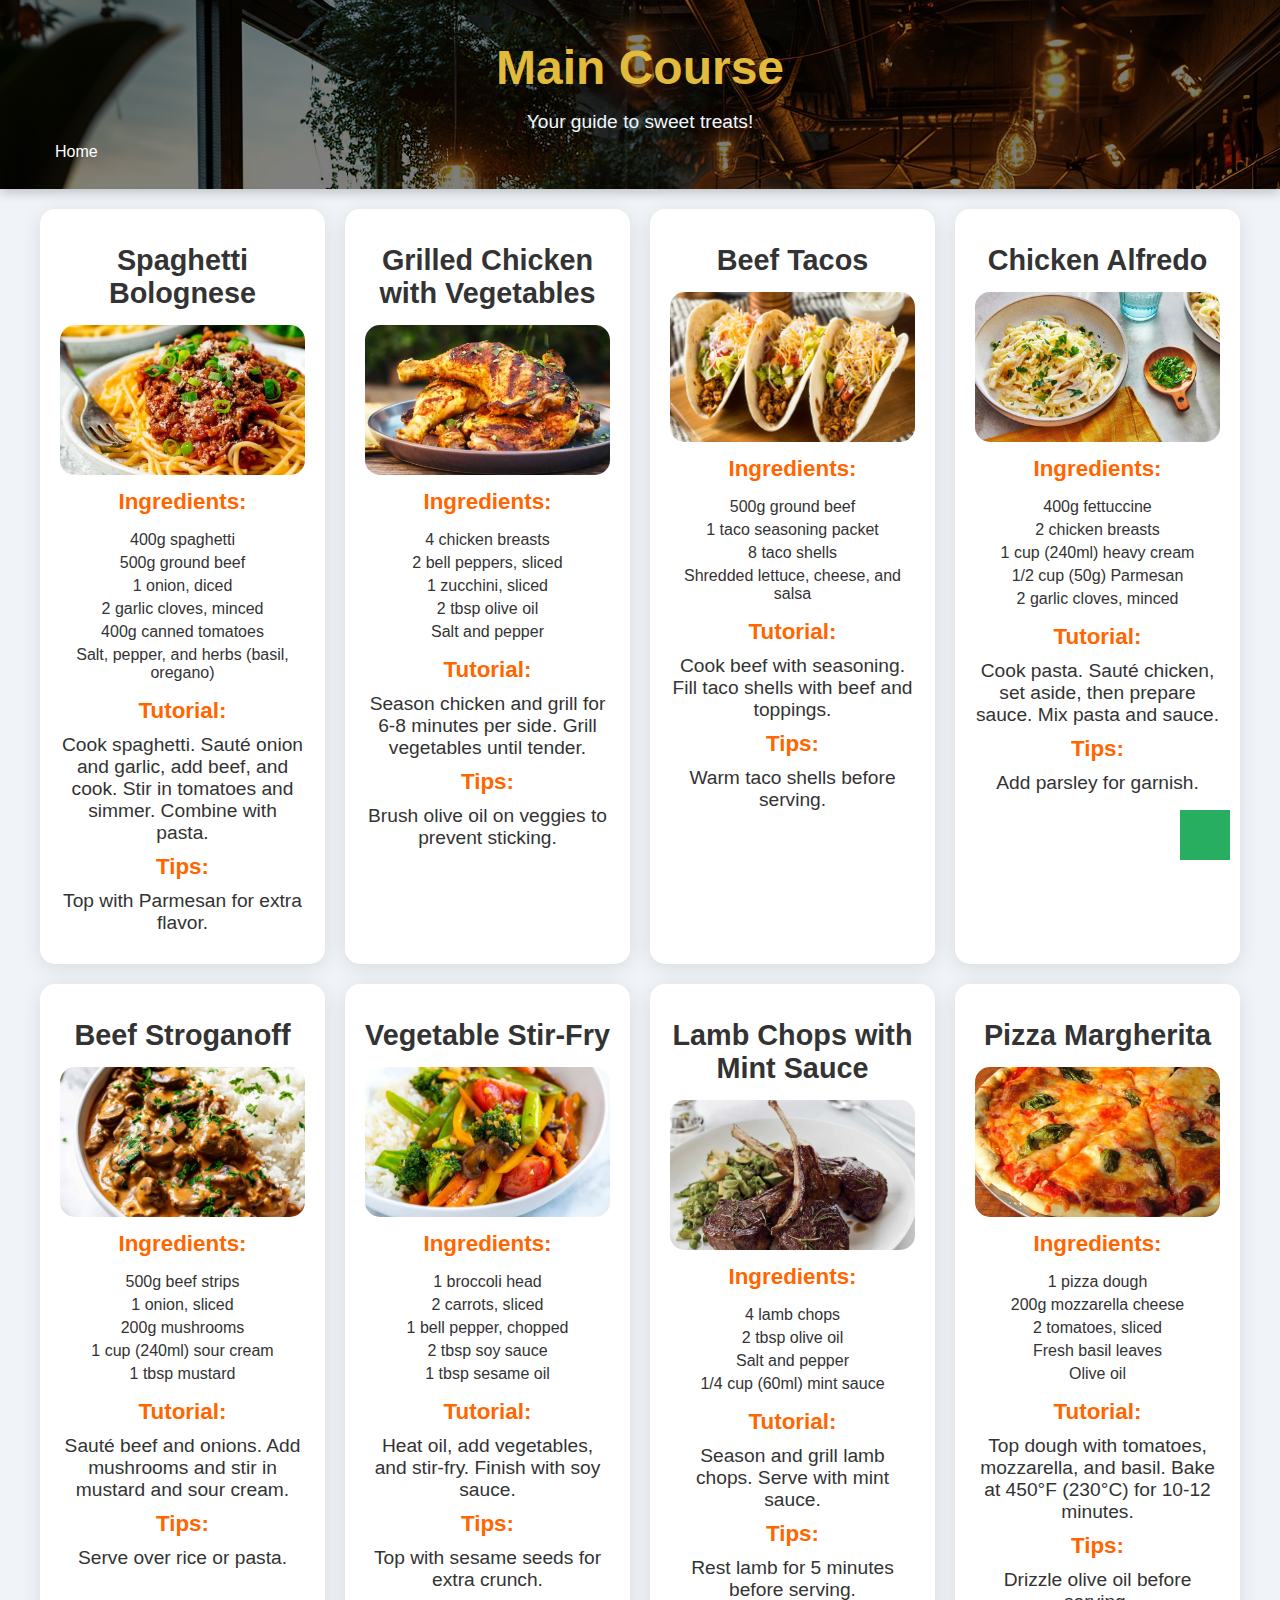
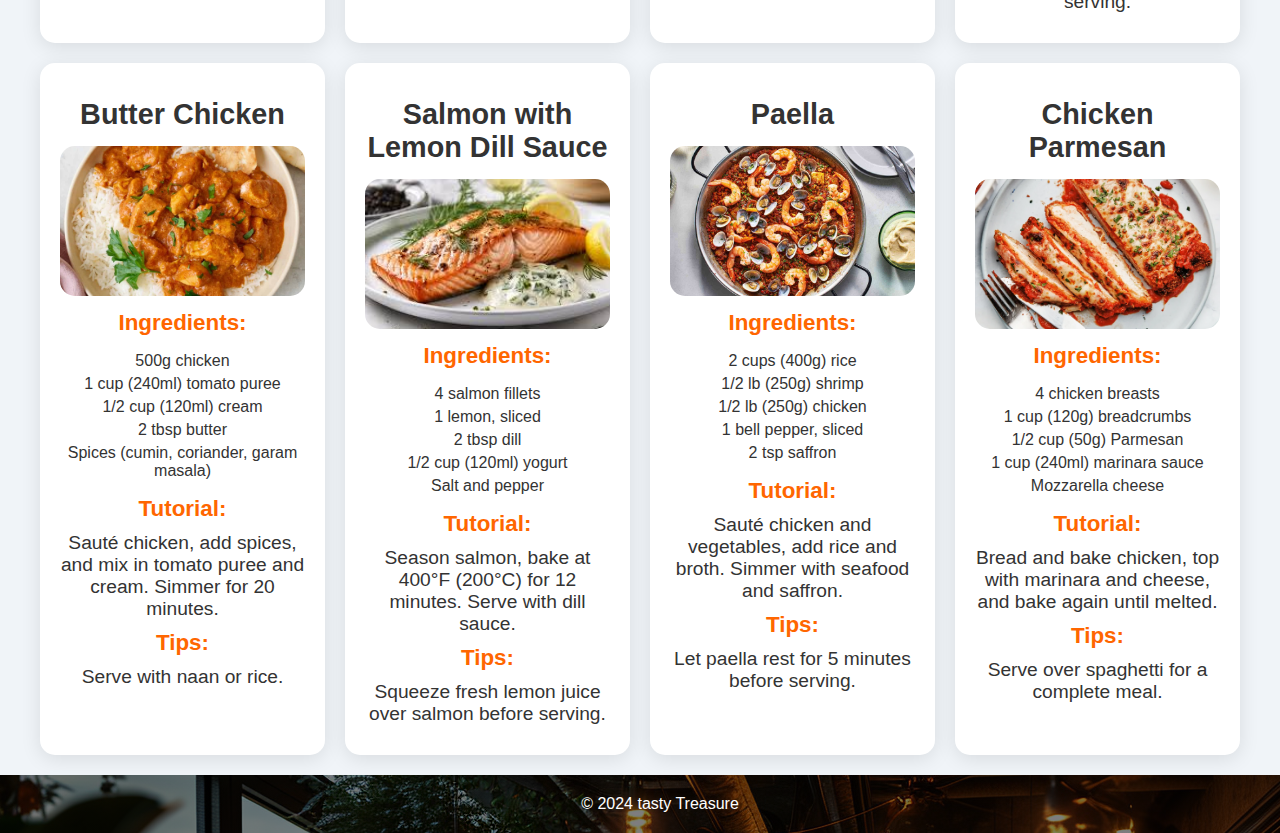
<file: main.html>
<!DOCTYPE html>
<html lang="en">
<head>
    <meta charset="UTF-8">
    <meta name="viewport" content="width=device-width, initial-scale=1.0">
    <title>Main Course</title>
    <link rel="stylesheet" href="categories.css">
</head>
<body>
    <header>
        <h1>Main Course</h1>
        <nav>
            <ul>
                <p style="color: aliceblue;">Your guide to sweet treats!</p>
                <li style="float: left;"><a href="index.html">Home</a></li>

            </ul>
        </nav>
        
    </header>

    <main>
        <section class="desserts">
            <article class="dessert">
                <h2>Spaghetti Bolognese</h2>
    <img src="spag.jpg" alt="Spaghetti Bolognese">
    <h3>Ingredients:</h3>
    <ul>
        <li>400g spaghetti</li>
        <li>500g ground beef</li>
        <li>1 onion, diced</li>
        <li>2 garlic cloves, minced</li>
        <li>400g canned tomatoes</li>
        <li>Salt, pepper, and herbs (basil, oregano)</li>
    </ul>
    <h3>Tutorial:</h3>
    <p>Cook spaghetti. Sauté onion and garlic, add beef, and cook. Stir in tomatoes and simmer. Combine with pasta.</p>
    <h3>Tips:</h3>
    <p>Top with Parmesan for extra flavor.</p>
            </article>

            <article class="dessert">
                <h2>Grilled Chicken with Vegetables</h2>
    <img src="grilled.jpg" alt="Grilled Chicken">
    <h3>Ingredients:</h3>
    <ul>
        <li>4 chicken breasts</li>
        <li>2 bell peppers, sliced</li>
        <li>1 zucchini, sliced</li>
        <li>2 tbsp olive oil</li>
        <li>Salt and pepper</li>
    </ul>
    <h3>Tutorial:</h3>
    <p>Season chicken and grill for 6-8 minutes per side. Grill vegetables until tender.</p>
    <h3>Tips:</h3>
    <p>Brush olive oil on veggies to prevent sticking.</p>
            </article>

            <article class="dessert">
                <h2>Beef Tacos</h2>
    <img src="beef.jpg" alt="Beef Tacos">
    <h3>Ingredients:</h3>
    <ul>
        <li>500g ground beef</li>
        <li>1 taco seasoning packet</li>
        <li>8 taco shells</li>
        <li>Shredded lettuce, cheese, and salsa</li>
    </ul>
    <h3>Tutorial:</h3>
    <p>Cook beef with seasoning. Fill taco shells with beef and toppings.</p>
    <h3>Tips:</h3>
    <p>Warm taco shells before serving.</p>
            </article>

            <article class="dessert">
                <h2>Chicken Alfredo</h2>
    <img src="chick.jpg" alt="Chicken Alfredo">
    <h3>Ingredients:</h3>
    <ul>
        <li>400g fettuccine</li>
        <li>2 chicken breasts</li>
        <li>1 cup (240ml) heavy cream</li>
        <li>1/2 cup (50g) Parmesan</li>
        <li>2 garlic cloves, minced</li>
    </ul>
    <h3>Tutorial:</h3>
    <p>Cook pasta. Sauté chicken, set aside, then prepare sauce. Mix pasta and sauce.</p>
    <h3>Tips:</h3>
    <p>Add parsley for garnish.</p>
            </article>

            <article class="dessert">
                <h2>Beef Stroganoff</h2>
    <img src="Bee.jp.jpg" alt="Beef Stroganoff">
    <h3>Ingredients:</h3>
    <ul>
        <li>500g beef strips</li>
        <li>1 onion, sliced</li>
        <li>200g mushrooms</li>
        <li>1 cup (240ml) sour cream</li>
        <li>1 tbsp mustard</li>
    </ul>
    <h3>Tutorial:</h3>
    <p>Sauté beef and onions. Add mushrooms and stir in mustard and sour cream.</p>
    <h3>Tips:</h3>
    <p>Serve over rice or pasta.</p>
            </article>

            <article class="dessert">
                <h2>Vegetable Stir-Fry</h2>
    <img src="veg.jpg" alt="Vegetable Stir-Fry">
    <h3>Ingredients:</h3>
    <ul>
        <li>1 broccoli head</li>
        <li>2 carrots, sliced</li>
        <li>1 bell pepper, chopped</li>
        <li>2 tbsp soy sauce</li>
        <li>1 tbsp sesame oil</li>
    </ul>
    <h3>Tutorial:</h3>
    <p>Heat oil, add vegetables, and stir-fry. Finish with soy sauce.</p>
    <h3>Tips:</h3>
    <p>Top with sesame seeds for extra crunch.</p>
            </article>

            <article class="dessert">
                <h2>Lamb Chops with Mint Sauce</h2>
    <img src="lamb.jpg" alt="Lamb Chops">
    <h3>Ingredients:</h3>
    <ul>
        <li>4 lamb chops</li>
        <li>2 tbsp olive oil</li>
        <li>Salt and pepper</li>
        <li>1/4 cup (60ml) mint sauce</li>
    </ul>
    <h3>Tutorial:</h3>
    <p>Season and grill lamb chops. Serve with mint sauce.</p>
    <h3>Tips:</h3>
    <p>Rest lamb for 5 minutes before serving.</p>
            </article>

            <article class="dessert">
                <h2>Pizza Margherita</h2>
    <img src="margharita.jpg" alt="Pizza Margherita">
    <h3>Ingredients:</h3>
    <ul>
        <li>1 pizza dough</li>
        <li>200g mozzarella cheese</li>
        <li>2 tomatoes, sliced</li>
        <li>Fresh basil leaves</li>
        <li>Olive oil</li>
    </ul>
    <h3>Tutorial:</h3>
    <p>Top dough with tomatoes, mozzarella, and basil. Bake at 450°F (230°C) for 10-12 minutes.</p>
    <h3>Tips:</h3>
    <p>Drizzle olive oil before serving.</p>
            </article>

            <article class="dessert">
                <h2>Butter Chicken</h2>
    <img src="butt.jpg" alt="Butter Chicken">
    <h3>Ingredients:</h3>
    <ul>
        <li>500g chicken</li>
        <li>1 cup (240ml) tomato puree</li>
        <li>1/2 cup (120ml) cream</li>
        <li>2 tbsp butter</li>
        <li>Spices (cumin, coriander, garam masala)</li>
    </ul>
    <h3>Tutorial:</h3>
    <p>Sauté chicken, add spices, and mix in tomato puree and cream. Simmer for 20 minutes.</p>
    <h3>Tips:</h3>
    <p>Serve with naan or rice.</p>
            </article>

            <article class="dessert">
                <h2>Salmon with Lemon Dill Sauce</h2>
    <img src="salmon.jfif" alt="Salmon">
    <h3>Ingredients:</h3>
    <ul>
        <li>4 salmon fillets</li>
        <li>1 lemon, sliced</li>
        <li>2 tbsp dill</li>
        <li>1/2 cup (120ml) yogurt</li>
        <li>Salt and pepper</li>
    </ul>
    <h3>Tutorial:</h3>
    <p>Season salmon, bake at 400°F (200°C) for 12 minutes. Serve with dill sauce.</p>
    <h3>Tips:</h3>
    <p>Squeeze fresh lemon juice over salmon before serving.</p>
            </article>

            <article class="dessert">
                <h2>Paella</h2>
    <img src="paella.jpg" alt="Paella">
    <h3>Ingredients:</h3>
    <ul>
        <li>2 cups (400g) rice</li>
        <li>1/2 lb (250g) shrimp</li>
        <li>1/2 lb (250g) chicken</li>
        <li>1 bell pepper, sliced</li>
        <li>2 tsp saffron</li>
    </ul>
    <h3>Tutorial:</h3>
    <p>Sauté chicken and vegetables, add rice and broth. Simmer with seafood and saffron.</p>
    <h3>Tips:</h3>
    <p>Let paella rest for 5 minutes before serving.</p>
            </article>

            <article class="dessert">
                <h2>Chicken Parmesan</h2>
    <img src="parmesan.jpg" alt="Chicken Parmesan">
    <h3>Ingredients:</h3>
    <ul>
        <li>4 chicken breasts</li>
        <li>1 cup (120g) breadcrumbs</li>
        <li>1/2 cup (50g) Parmesan</li>
        <li>1 cup (240ml) marinara sauce</li>
        <li>Mozzarella cheese</li>
    </ul>
    <h3>Tutorial:</h3>
    <p>Bread and bake chicken, top with marinara and cheese, and bake again until melted.</p>
    <h3>Tips:</h3>
    <p>Serve over spaghetti for a complete meal.</p>

            </article>
        </section>
    </main>
    <a class="gotopbtn" href="#"> <i class="fas fa-angle-double-up"> </i></a>

    <footer>
        <p>&copy; 2024 tasty Treasure</p>
    </footer>
</body>
</html>
</file>
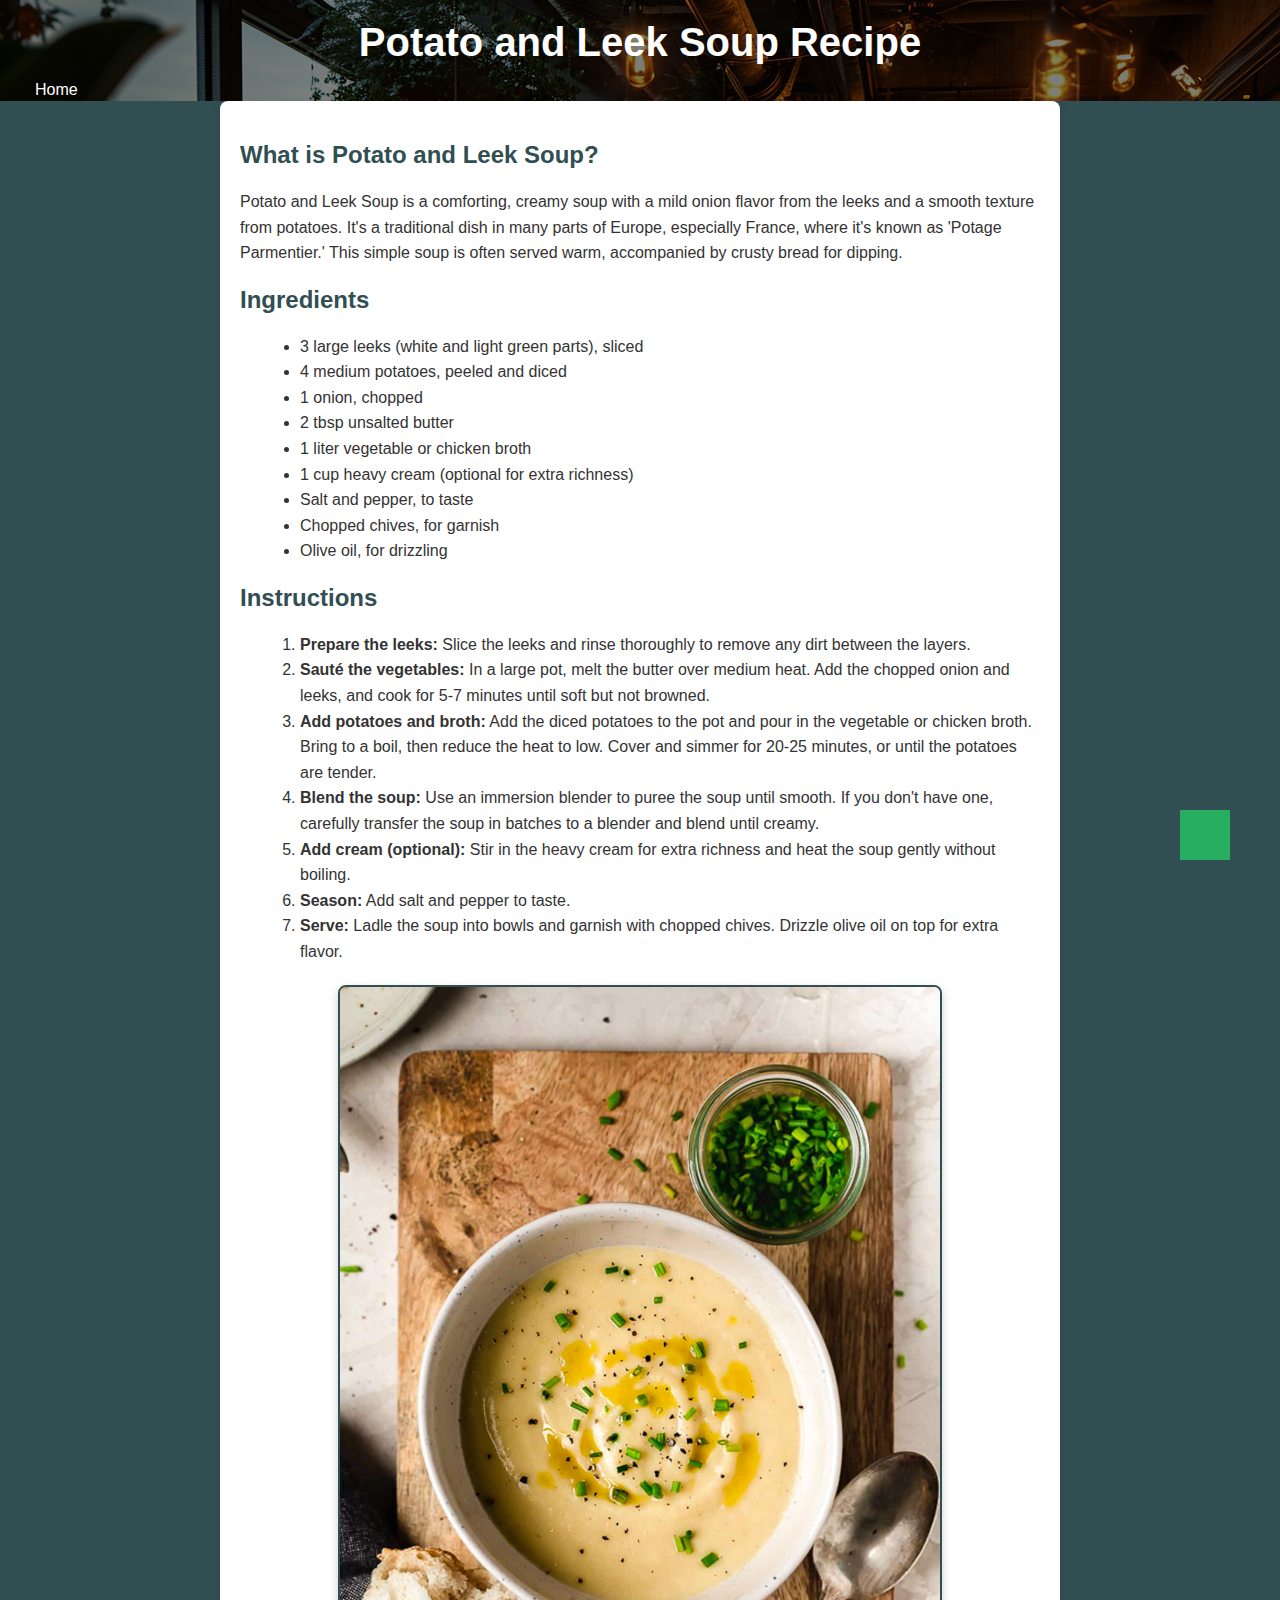
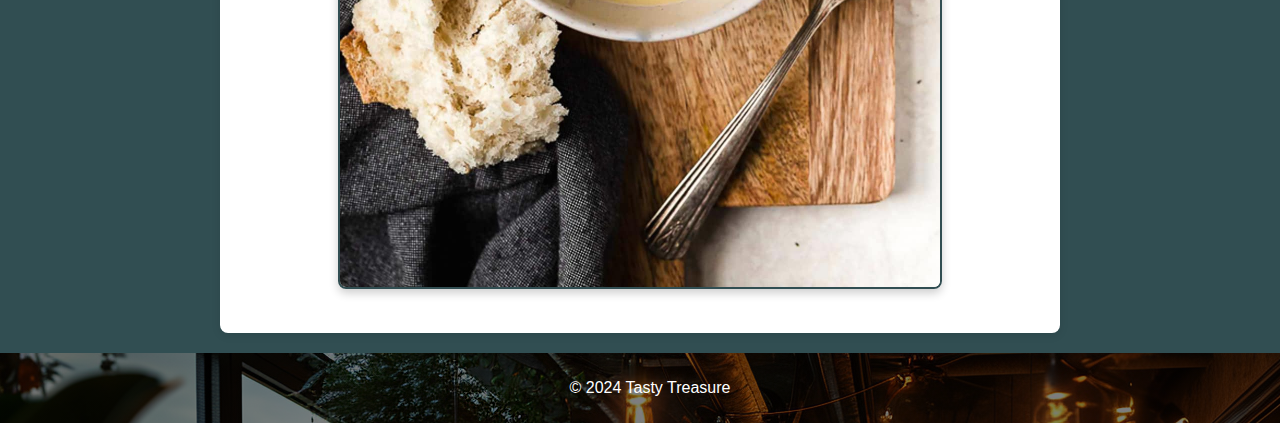
<file: potato.html>
<!DOCTYPE html>
<html lang="en">
<head>
    <meta charset="UTF-8">
    <meta name="viewport" content="width=device-width, initial-scale=1.0">
    <title>Potato and Leek Soup Recipe</title>
    <link rel="stylesheet" href="recipe.css">
</head>
<body>
    <header>
        <h1>Potato and Leek Soup Recipe</h1> <nav>
            <ul>
                <li style="float: left;"><a href="index.html">Home</a></li>

            </ul>
        </nav>

    </header>
    <main>
        <section class="intro">
            <h2>What is Potato and Leek Soup?</h2>
            <p>Potato and Leek Soup is a comforting, creamy soup with a mild onion flavor from the leeks and a smooth texture from potatoes. 
                It's a traditional dish in many parts of Europe, especially France, where it's known as 'Potage Parmentier.' 
                This simple soup is often served warm, accompanied by crusty bread for dipping.</p>
            
        </section>
        <section class="recipe">
            <h2>Ingredients</h2>
            <ul>
                <li>3 large leeks (white and light green parts), sliced</li>
        <li>4 medium potatoes, peeled and diced</li>
        <li>1 onion, chopped</li>
        <li>2 tbsp unsalted butter</li>
        <li>1 liter vegetable or chicken broth</li>
        <li>1 cup heavy cream (optional for extra richness)</li>
        <li>Salt and pepper, to taste</li>
        <li>Chopped chives, for garnish</li>
        <li>Olive oil, for drizzling</li>
            </ul>
            <h2>Instructions</h2>
            <ol>
                <li><strong>Prepare the leeks:</strong> Slice the leeks and rinse thoroughly to remove any dirt between the layers.</li>
        <li><strong>Sauté the vegetables:</strong> In a large pot, melt the butter over medium heat. Add the chopped onion and leeks, and cook for 5-7 minutes until soft but not browned.</li>
        <li><strong>Add potatoes and broth:</strong> Add the diced potatoes to the pot and pour in the vegetable or chicken broth. Bring to a boil, then reduce the heat to low. Cover and simmer for 20-25 minutes, or until the potatoes are tender.</li>
        <li><strong>Blend the soup:</strong> Use an immersion blender to puree the soup until smooth. If you don't have one, carefully transfer the soup in batches to a blender and blend until creamy.</li>
        <li><strong>Add cream (optional):</strong> Stir in the heavy cream for extra richness and heat the soup gently without boiling.</li>
        <li><strong>Season:</strong> Add salt and pepper to taste.</li>
        <li><strong>Serve:</strong> Ladle the soup into bowls and garnish with chopped chives. Drizzle olive oil on top for extra flavor.</li>
            </ol>
        </section>
        <section class="image-container">
            <img src="r6.jfif" alt="Pumpkin soup" />
        </section>
    </main>
    <a class="gotopbtn" href="#"> <i class="fas fa-angle-double-up"> </i></a>
    <footer>
        <p>&copy; 2024 Tasty Treasure</p>
    </footer>
</body>
</html>
</file>
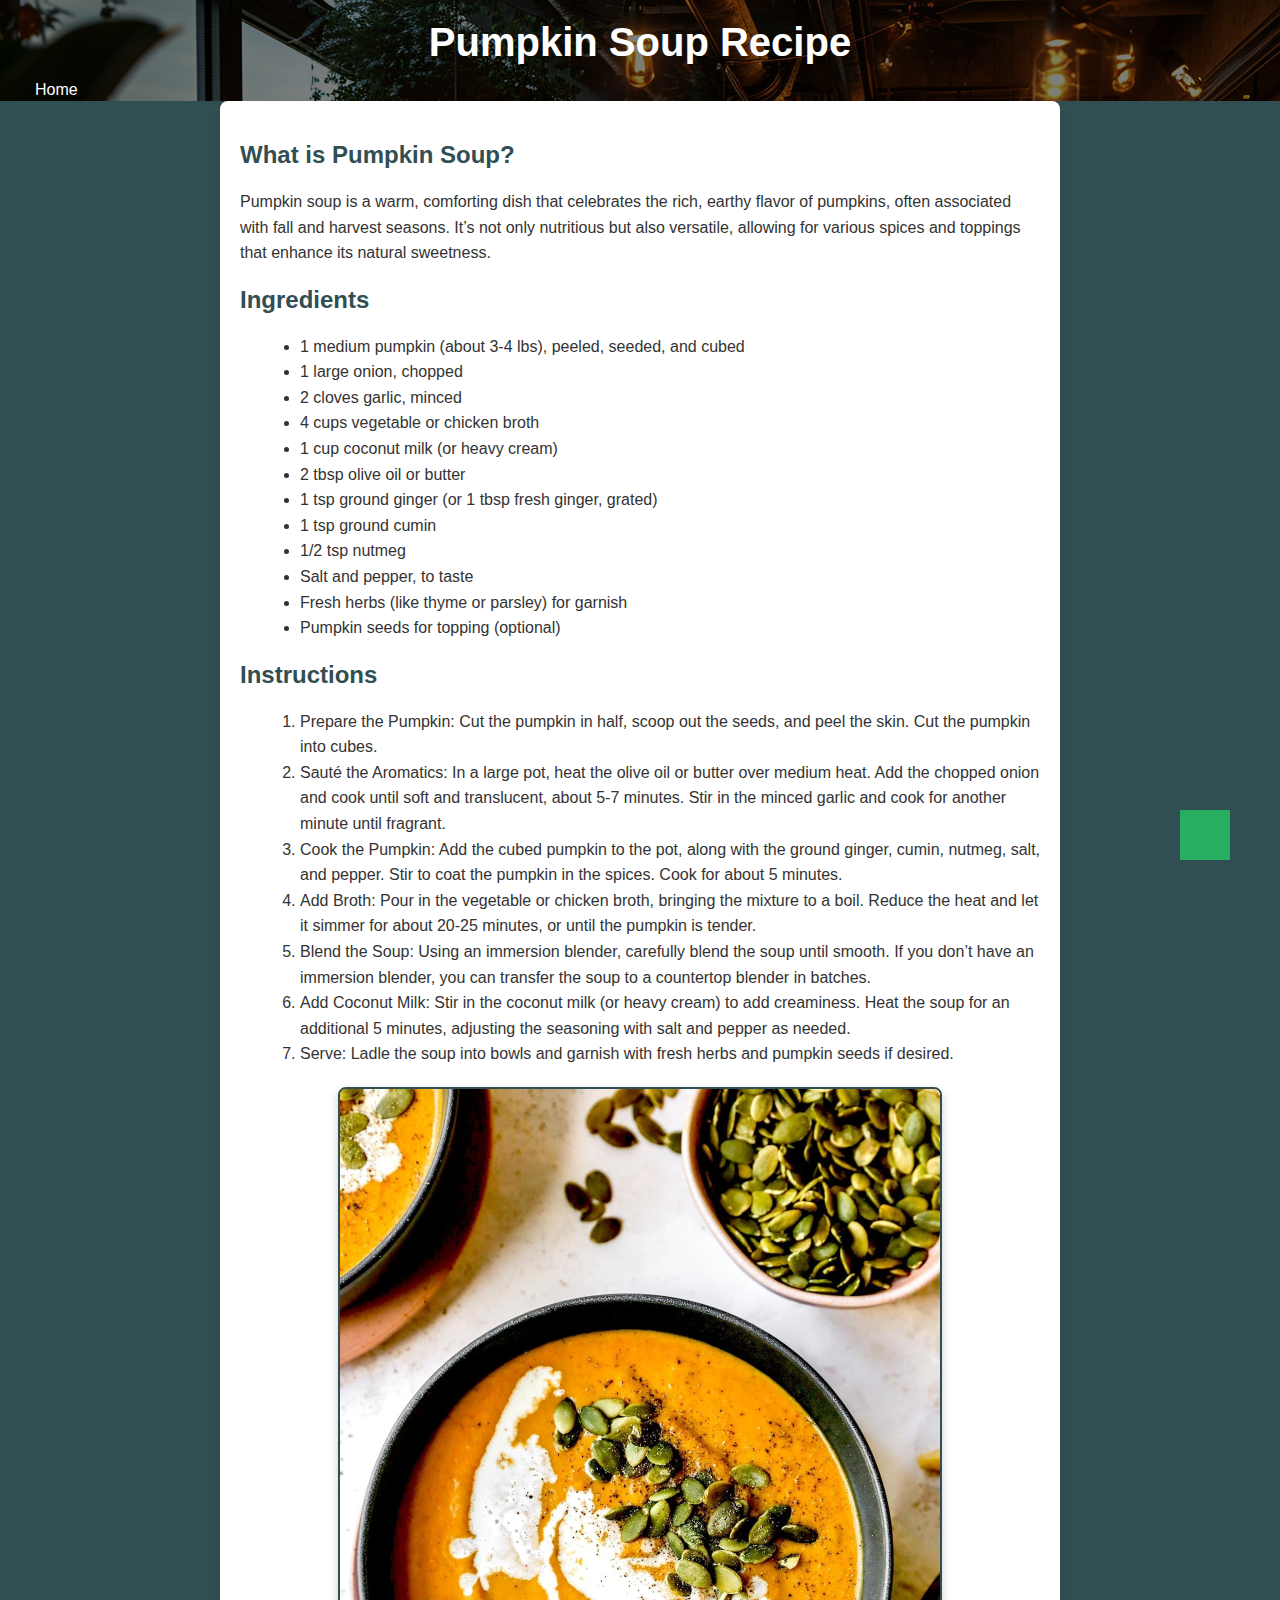
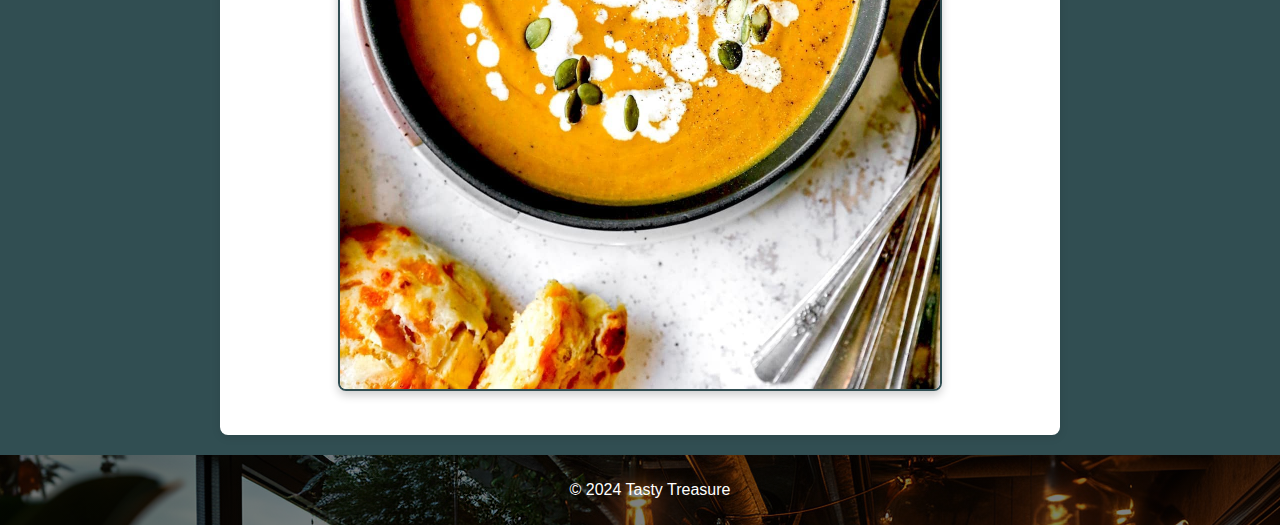
<file: pumpkin.html>
<!DOCTYPE html>
<html lang="en">
<head>
    <meta charset="UTF-8">
    <meta name="viewport" content="width=device-width, initial-scale=1.0">
    <title>Pumpkin Soup Recipe</title>
    <link rel="stylesheet" href="recipe.css">
</head>
<body>
    <header>
        <h1>Pumpkin Soup Recipe</h1> <nav>
            <ul>
                <li style="float: left;"><a href="index.html">Home</a></li>

            </ul>
        </nav>

    </header>
    <main>
        <section class="intro">
            <h2>What is Pumpkin Soup?</h2>
            <p>
                Pumpkin soup is a warm, comforting dish that celebrates the rich, earthy flavor of pumpkins, often associated with fall and harvest seasons. It’s not only nutritious but also versatile, allowing for various spices and toppings that enhance its natural sweetness.  </p>
        </section>
        <section class="recipe">
            <h2>Ingredients</h2>
            <ul>
                <li>1 medium pumpkin (about 3-4 lbs), peeled, seeded, and cubed</li>
                <li>1 large onion, chopped</li>
                <li>2 cloves garlic, minced</li>
                <li>4 cups vegetable or chicken broth</li>
                <li>1 cup coconut milk (or heavy cream)</li>
                <li>2 tbsp olive oil or butter</li>
                <li>1 tsp ground ginger (or 1 tbsp fresh ginger, grated)</li>
                <li>1 tsp ground cumin</li>
                <li>1/2 tsp nutmeg</li>
                <li>Salt and pepper, to taste</li>
                <li>Fresh herbs (like thyme or parsley) for garnish</li>
                <li>Pumpkin seeds for topping (optional)</li>
            </ul>
            <h2>Instructions</h2>
            <ol>
                <li>Prepare the Pumpkin:
                    Cut the pumpkin in half, scoop out the seeds, and peel the skin. Cut the pumpkin into cubes.</li>
                <li>Sauté the Aromatics:
                    In a large pot, heat the olive oil or butter over medium heat. Add the chopped onion and cook until soft and translucent, about 5-7 minutes. Stir in the minced garlic and cook for another minute until fragrant.</li>
                <li>Cook the Pumpkin:
                    Add the cubed pumpkin to the pot, along with the ground ginger, cumin, nutmeg, salt, and pepper. Stir to coat the pumpkin in the spices. Cook for about 5 minutes.</li>
                <li>Add Broth:
                    Pour in the vegetable or chicken broth, bringing the mixture to a boil. Reduce the heat and let it simmer for about 20-25 minutes, or until the pumpkin is tender.</li>
                <li>Blend the Soup:
                    Using an immersion blender, carefully blend the soup until smooth. If you don’t have an immersion blender, you can transfer the soup to a countertop blender in batches.</li>
                <li>Add Coconut Milk:
                    Stir in the coconut milk (or heavy cream) to add creaminess. Heat the soup for an additional 5 minutes, adjusting the seasoning with salt and pepper as needed.</li>
                <li>Serve:
                    Ladle the soup into bowls and garnish with fresh herbs and pumpkin seeds if desired.</li>
            </ol>
        </section>
        <section class="image-container">
            <img src="r3.jfif" alt="Pumpkin soup" />
        </section>
    </main>
    <a class="gotopbtn" href="#"> <i class="fas fa-angle-double-up"> </i></a>
    <footer>
        <p>&copy; 2024 Tasty Treasure</p>
    </footer>
</body>
</html>
</file>
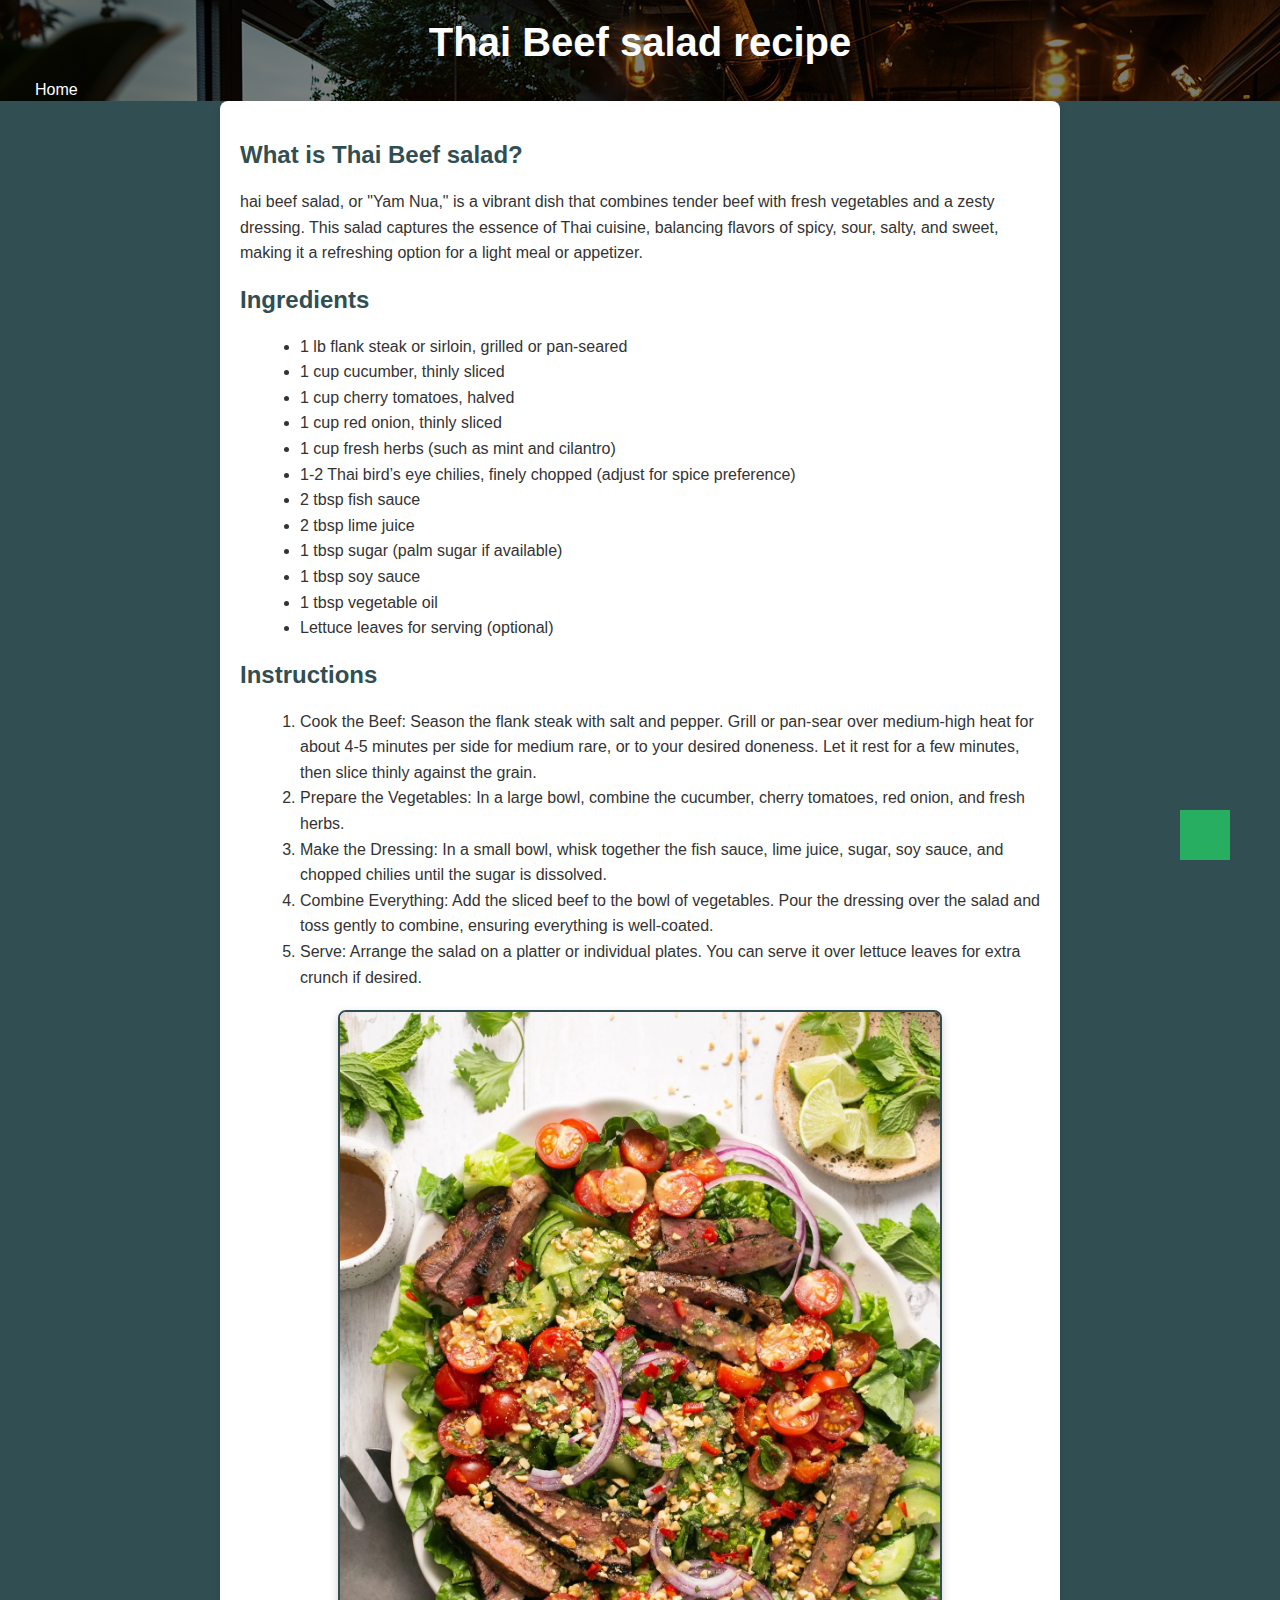
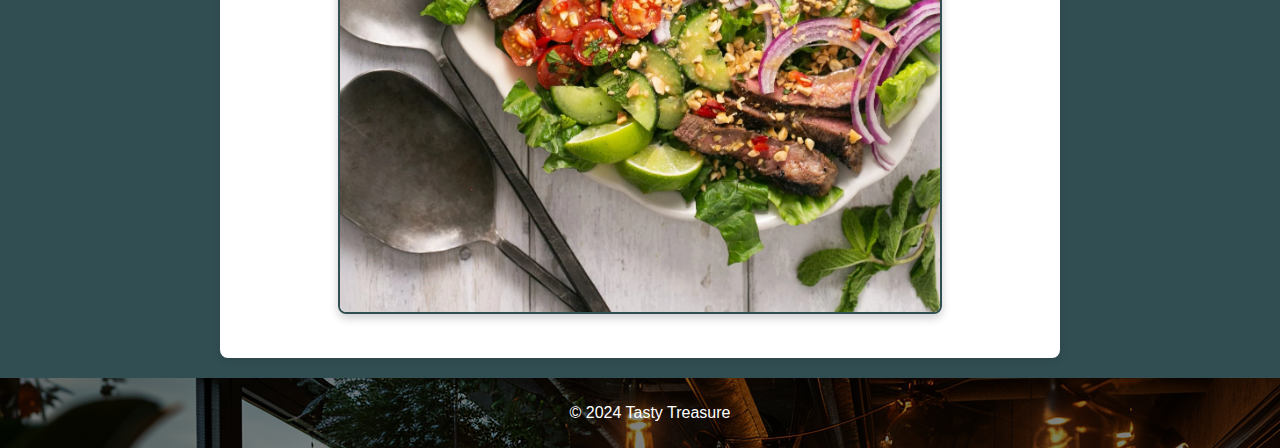
<file: thai.html>
<!DOCTYPE html>
<html lang="en">
<head>
    <meta charset="UTF-8">
    <meta name="viewport" content="width=device-width, initial-scale=1.0">
    <title>Thai Beef salad recipe</title>
    <link rel="stylesheet" href="recipe.css">
</head>
<body>
    <header>
        <h1>Thai Beef salad recipe</h1>
        <nav>
            <ul>
                <li style="float: left;"><a href="index.html">Home</a></li>

            </ul>
        </nav>

    </header>
    <main>
        <section class="intro">
            <h2>What is Thai Beef salad?</h2>
            <p>
                hai beef salad, or "Yam Nua," is a vibrant dish that combines tender beef with fresh vegetables and a zesty dressing. This salad captures the essence of Thai cuisine, balancing flavors of spicy, sour, salty, and sweet, making it a refreshing option for a light meal or appetizer. </section>
        <section class="recipe">
            <h2>Ingredients</h2>
            <ul>
                <li>1 lb flank steak or sirloin, grilled or pan-seared</li>
                <li>1 cup cucumber, thinly sliced</li>
                <li>1 cup cherry tomatoes, halved</li>
                <li>1 cup red onion, thinly sliced</li>
                <li>1 cup fresh herbs (such as mint and cilantro)</li>
                <li>1-2 Thai bird’s eye chilies, finely chopped (adjust for spice preference)</li>
                <li>2 tbsp fish sauce</li>
                <li>2 tbsp lime juice</li>
                <li>1 tbsp sugar (palm sugar if available)</li>
                <li>1 tbsp soy sauce</li>
                <li>1 tbsp vegetable oil</li>
                <li>Lettuce leaves for serving (optional)</li>
            </ul>
            <h2>Instructions</h2>
            <ol>
                <li>Cook the Beef:
                    Season the flank steak with salt and pepper. Grill or pan-sear over medium-high heat for about 4-5 minutes per side for medium rare, or to your desired doneness. Let it rest for a few minutes, then slice thinly against the grain.</li>
                <li>Prepare the Vegetables:
                    In a large bowl, combine the cucumber, cherry tomatoes, red onion, and fresh herbs.</li>
                <li>Make the Dressing:
                    In a small bowl, whisk together the fish sauce, lime juice, sugar, soy sauce, and chopped chilies until the sugar is dissolved.</li>
                <li>Combine Everything:
                    Add the sliced beef to the bowl of vegetables. Pour the dressing over the salad and toss gently to combine, ensuring everything is well-coated.</li>
                <li>Serve:
                    Arrange the salad on a platter or individual plates. You can serve it over lettuce leaves for extra crunch if desired.</li>
            </ol>
        </section>
        <section class="image-container">
            <img src="r4.jfif" alt="Thai Beef salad" />
        </section>
    </main>
    <a class="gotopbtn" href="#"> <i class="fas fa-angle-double-up"> </i></a>
    <footer>
        <p>&copy; 2024 Tasty Treasure</p>
    </footer>
</body>
</html>
</file>
<file: style.css>
* {
    padding: 0;
    margin: 0;
    box-sizing: border-box;
    font-family: 'Josefin Sans', sans-serif;
}
html{
    scroll-behavior: smooth;
}
header{
width: 100%;
height: 80px;
display: flex;
align-items: center;
justify-content: space-between;
padding: 0 100px;
background: #314e52;
position: fixed;
transition: 0.5s;
z-index: 9999;
}
.hero{
    height: 100vh;
    width: 100%;
    background-image: linear-gradient(rgba(0,0,0,0.5),rgba(0,0,0,0.5),rgba(0,0,0,0.5)), url(login.png);
    background-position: center;
    background-size: cover;
}
.nav-bar ul{
    display: flex;
    list-style: none;
}
.nav-bar ul li a{
    display: block;
    color: #edffef;
    font-size: 20px;
    padding: 8px 25px;
    transition: .2s;
    margin: 0 5px;
    text-decoration: none;
}
.nav-bar ul li:hover a{
    background-color: #97a2a3;
    color: #213032;
    cursor: pointer;
}

.header .fa-bars{
    font-size: 2rem;
    color: #666;
    cursor: pointer;
    display: none;
}
.content{
    position: absolute;
    top: 40%;
    left: 8%;
    transform: translateY(-50%);
}
h1{
    color: #ffffff;
    font-size: 75px;
    margin: 20px 0px 20px;
}
h3{
    color: #edffef;
    font-size: 25px;
    margin-bottom: 50px;
}
h4{
    color: #edffef;
    letter-spacing: 2px;
    font-size: 20px;
}
.button{
position: absolute;
background-color: #213032;
color: #fff;
text-decoration: none;
border: 2px solid black;
font-weight: bold;
padding: 13px 30px;
transform: .4s;
}
.button a{
color: #fff;
text-decoration: none;
}
.button:hover{
    background-color: #97a2a3;
    color: #213032;
    border: 2px solid black;
    cursor: pointer;
}
.about{
    width: 100%;
    padding: 100px 0px;
    background-color: #314e52;
}
.about img{
    height: auto;
    width: 430px;
    border-radius: 20px 0 20px 0;
    display: flex;
}
.main{
    width: 1130px;
    max-width: 95%;
    margin: 0 auto;
    display: flex;
    align-items: center;
    justify-content: space-between;
}
.about h2{
    color:#edffef;
    font-size: 75px;
    text-transform: capitalize;
    margin-top: 0px;
    margin-bottom: 20px;
    text-align: center;
}
.about-text p{
    color: #97a2a3;
    letter-spacing: 1px;
    line-height: 28px;
    font-size: 18px;
    margin-bottom: 45px;
}
.about-text{
    width: 500px;
}
/*Recipe Section CSS*/
.recipe{
    width: 100%;
    padding: 100px 0px;
    background-color: #213032;
}
.recipe h2{
    color: #edffef;
    font-size: 75px;
    text-transform: capitalize;
    margin-top: 0px;
    margin-bottom: 20px;
    text-align: center;
}
.box{
    display: flex;
    flex-wrap: wrap;
    align-items: center;
    justify-content: center;
}
.card{
    position: relative;
    width: 300px;
    height: 300px;
    margin: 10px;
    border: 1px solid #ccc;
    border-radius: 4px;
    box-shadow: 0 2px 4px rgba(0,0,0,0.1);
    overflow: hidden;
}
.box .card img{
    width: 100%;
    height: 1005;
    object-fit: cover;
   
}
.box .card .content{
    position: absolute;
    bottom: 0;
    left: 0;
    right: 0;
    padding: 15px;
    background-color: #edffef;
    color: #182f32;
    text-align: center;
    opacity: 0;
    transition: opacity 0.3s;
}
.box .card:hover .content{
    opacity: 1;
}
.card h3{
    font-size: 20px;
    margin-top: 0;
    margin-bottom: 10px;
    color: #213032;
}
.box .card p{
    font-size: 14px;
    margin-bottom: 10px;
}
.box .card button{
    position:relative;
    background-color: #213032;
    color: #fff;
    text-decoration: none;
    border: 2px solid black;
    font-weight: bold;
    transform:.4s;
    padding: 13px 30px;
 }
 .box .card button:hover{
    background-color: #97a2a3;
    color: #213032;
    border: 2px solid black;
    cursor: pointer;
 }
 /*Categories*/
 .categories{
    width: 100%;
    padding: 100px 0px;
    background-color: #314e52;
 }
 .categories h2{
    color:#edffef;
    font-size: 75px;
    text-transform: capitalize;
    margin-top: 0px;
    margin-bottom: 20px;
    text-align: center;
 }
 .ca-card{
    position: relative;
    width: 300px;
    height: 300px;
    margin: 10px;
    border: 5px solid #ccc;
    border-radius: 50%;
    box-shadow: 0 2px 4px rgba(0,0,0,0.1);
    overflow: hidden;
 }
 .box .ca-card .content{
    position: absolute;
    bottom: 0px;
    left: 0px;
    right: 0px;
    padding: 15px;
    background-color: #edffef;
    color: #182f32;
    text-align: center;
    opacity: 0;
    transition: opacity 0.3s;
 }
 .box .ca-card:hover .content{
    opacity: 1;
 }
 .ca-card h3{
    font-size: 20px;
    margin-top: 0;
    margin-bottom: 10px;
    color: #213032;
 }
.box .ca-card p{
    font-size: 14px;
    margin-bottom: 10px;
}
.box .ca-card button{
    position:relative;
    background-color: #213032;
    color: #fff;
    text-decoration: none;
    border: 2px solid black;
    font-weight: bold;
    transform:.4s;
    padding: 13px 30px;
}
.box .ca-card button:hover{
    background-color: #97a2a3;
    color: #213032;
    border: 2px solid black;
    cursor: pointer;
}
.box .ca-card img{
    width: 100%;
    height: 100%;
    object-fit: cover;
}
/*Contact form*/
.contact{
    display: flex;
    flex-wrap: wrap;
    justify-content: center;
    padding: 20px;
    background: #182f32;
}
.contact-info,.contact-form{
    width: 100%;
    max-width: 400px;
    margin: 20px;
    text-align: center;
    color: #edffef;
    font-size: 25px;
}
.contact-info h2, .contact-form h2{
    font-size: 24px;
    margin-bottom: 20px;
    color: #edffef;
}
.contact-form form{
    text-align: center;
}
.contact-form label, 
.contact-form input , 
.contact-form textarea ,
 .contact-form button {
display: block;
width: 100%;
margin-bottom: 10px;
}
.contact-form button{
    background-color: #213032;
    color: #fff;
    text-decoration: none;
    border: 2px solid black;
    font-weight: bold;
    transform:.4s;
    padding: 10px 0px;
}
.contact-form button:hover{
    background-color: #97a2a3;
    color: #213032;
    border: 2px solid black;
    cursor: pointer;
}
.contact-form label{
    text-align: left;
    color: #edffef;
}
.contact-form input, .contact-form textarea{
    padding: 8px;
}
.contact-info p{
padding: 15px;
}
.social-icons{
    display: flex;
    justify-content: center;
    margin-top: 10px;
}
.social-icon{
    display: inline-block;
    width: 40px;
    height: 40px;
    margin: 0 10px;
    color: #97a2a3;
    text-align: center;
    line-height: 40px;
    font-size: 38px;
}
.social-icon:hover{
    color: #314e52;
    cursor: pointer;
}
footer{
    padding: 20px 0;
    background: #182f32;
}
footer h5{
    font-size: 25px;
    margin-top: 10px;
    text-align: center;
    color: #97a2a3;
}
.gotopbtn{
    position: fixed;
    width: 50px;
    height: 50px;
    background: #27ae60;
    bottom: 40px;
    right: 50px;

    text-decoration: none;
    text-align: center; line-height: 50px;
    color: wheat;
    font-size: 22px;
    
}


@media only screen and(max-width:768px){

    html{
      font-size: 50%;
    }

    header{
        width: 90%;
        height: 90%;
    } 
  
    .header .fa-bars{
      display: block;
    }
  
    .header nav{
      position: fixed;
      top:6rem; right: -120%;
      height:calc(100vh - 6rem);
      width:100vw;
      background: rgba(0,0,0,.5);
      z-index: 1000;
      border-top: .1rem solid rgba(0,0,0,.3);
    }
  
    .header nav ul{
      height: 100%;
      width:33rem;
      background:#fff;
      flex-flow: column;
      justify-content: center;
      float: right;
    }
  
    .header nav ul li{
      margin:1rem 0;
    }
  
    .header nav ul li a{
      display: block;
      padding:.5rem 0;
      border: .1rem solid rgba(0,0,0,.3);
      width:25rem;
      border-radius: 5rem;
      text-align: center;
    }
  
    .header nav ul li a:hover{
      background:#333;
      color:#fff;
    }
  
    .header .nav-toggle{
      right: 0%;
    }
    .about{
        width: 90%;
        height: 90%;
       
    }
    .main{
        width: 1130px;
        
    }
    .about img{
        display: block;
        padding-top: 30px;

    }
    .about-text {
        width: 600px;
        margin: 0 auto;
        visibility: collapse;
    }
    .about h2{
    
        padding: 20px 0px 0px;
    }
    .about-text p{
        padding: 20px 0px 0px;
       
    }
  
  }
</file>
<file: categories.css>
/* General Styles */
body {
    font-family: 'Arial', sans-serif;
    margin: 0;
    padding: 0;
    background-color: #f0f4f8;
    color: #333;
}

header {
    background-image: linear-gradient(rgba(0,0,0,0.5),rgba(0,0,0,0.5),rgba(0,0,0,0.5)), url(login.png);
    text-align: center;
    padding: 40px;
    box-shadow: 0 4px 10px rgba(0, 0, 0, 0.2);
    
}

h1 {
    font-size: 3em;
    margin: 0;
    color: #e2bb3c;
}

p {
    font-size: 1.2em;
    margin: 10px 0;
}
nav ul {
    list-style-type: none;
    padding: 0;
    align-items: end;
}

nav ul li {
    display: inline;
    margin: 0 15px;
}

nav ul li a {
    color: white;
    text-decoration: none;
}

main {
    padding: 20px;
    display: flex;
    flex-direction: column;
    align-items: center;
}

.desserts {
    display: grid;
    grid-template-columns: repeat(auto-fit, minmax(250px, 1fr));
    gap: 20px;
    max-width: 1200px;
    margin: 0 auto;
}

/* Dessert Card Styles */
.dessert {
    background-color: #fff;
    border-radius: 15px;
    box-shadow: 0 4px 20px rgba(0, 0, 0, 0.1);
    transition: transform 0.3s, box-shadow 0.3s;
    overflow: hidden;
    text-align: center;
    padding: 20px;
}

.dessert:hover {
    transform: translateY(-5px);
    box-shadow: 0 6px 30px rgba(0, 0, 0, 0.2);
}

.dessert img {
    border-radius: 15px;
    width: 100%;
    height: 150px;
    object-fit: cover;
}

h2 {
    font-size: 1.8em;
    margin: 15px 0;
}

h3 {
    font-size: 1.4em;
    margin: 10px 0;
    color: #ff6600;
}

/* List Styles */
ul {
    list-style-type: none;
    padding: 0;
}

li {
    margin: 5px 0;
}

/* Footer Styles */
footer {
    text-align: center;
    padding: 20px;
    background-image: linear-gradient(rgba(0,0,0,0.5),rgba(0,0,0,0.5),rgba(0,0,0,0.5)), url(login.png);
    color: #fff;
    position: relative;
    bottom: 0;
    width: 100%;
}
.gotopbtn{
    position: fixed;
    width: 50px;
    height: 50px;
    background: #27ae60;
    bottom: 40px;
    right: 50px;

    text-decoration: none;
    text-align: center; line-height: 50px;
    color: wheat;
    font-size: 22px;
    
}

footer p {
    margin: 0;
    font-size: 1em;
}

/* Responsive Styles */
@media (max-width: 768px) {
    h1 {
        font-size: 2.5em;
    }

    h2 {
        font-size: 1.6em;
    }

    h3 {
        font-size: 1.2em;
    }

    footer p {
        font-size: 0.9em;
    }
    .desserts {
        display: block;
        width: 100%;
        padding: 30px;
        padding-right: 50px;
    }
}
</file>
<file: recipe.css>
body {
    font-family: Arial, sans-serif;
    margin: 0;
    padding: 0;
    background-color: #314e52;
    color: #333;
}

header {
    background-image: linear-gradient(rgba(0,0,0,0.5),rgba(0,0,0,0.5),rgba(0,0,0,0.5)), url(login.png);
    color: white;
    padding: 20px;
    text-align: center;
}

nav ul {
    list-style-type: none;
    padding: 0;
    align-items: end;
}

nav ul li {
    display: inline;
    margin: 0 15px;
}

nav ul li a {
    color: white;
    text-decoration: none;
}

h1 {
    margin: 0;
    font-size: 2.5em;
}

h2 {
    color: #314e52;
    margin-top: 20px;
}

main {
    padding: 20px;
    max-width: 800px;
    margin: auto;
    background: white;
    border-radius: 8px;
    box-shadow: 0 2px 10px rgba(0, 0, 0, 0.1);
}

.intro, .recipe {
    margin-bottom: 20px;
}

.intro p {
    line-height: 1.6;
}

.recipe ul, .recipe ol {
    margin-left: 20px;
    line-height: 1.6;
}

.image-container {
    text-align: center;
    margin: 20px 0;
}

.image-container img {
    width: 100%;
    max-width: 600px;
    border-radius: 8px;
    border: 2px solid #314e52; /* Added border for style */
    box-shadow: 0 4px 10px rgba(0, 0, 0, 0.2); /* Added shadow for depth */
}
.gotopbtn{
    position: fixed;
    width: 50px;
    height: 50px;
    background: #27ae60;
    bottom: 40px;
    right: 50px;

    text-decoration: none;
    text-align: center; line-height: 50px;
    color: wheat;
    font-size: 22px;
    
}

footer {
    text-align: center;
    padding: 10px;
    background-image: linear-gradient(rgba(0,0,0,0.5),rgba(0,0,0,0.5),rgba(0,0,0,0.5)), url(login.png);
    color: white;
    position: relative;
    bottom: 0;
    width: 100%;
    margin-top: 20px; /* Added margin for spacing */
}
</file>
<file: tips.css>
body {
    font-family: Arial, sans-serif;
    line-height: 1.6;
    margin: 0;
    padding: 0;
    background-color: #314e52;
}

header {
    background-image: linear-gradient(rgba(0,0,0,0.5),rgba(0,0,0,0.5),rgba(0,0,0,0.5)), url(login.png);
    color: #f0d683;
    padding: 5px 0;
    text-align: center;
}

nav ul {
    list-style-type: none;
    padding: 0;

}

nav ul li {
    display: inline;
    margin: 0 15px;
}

nav ul li a {
    color: white;
    text-decoration: none;
}

.container {
    max-width: 800px;
    margin: 20px auto;
    padding: 20px;
    background-color: white;
    box-shadow: 0 0 10px rgba(0, 0, 0, 0.1);
    border-radius: 8px;
}

h2 {
    color: #555;
    border-bottom: 2px solid #eee;
    padding-bottom: 10px;
}

h3 {
    color: #333;
}

p {
    color: #666;
    margin-bottom: 15px;
}

.tip-image {
    width: 100%;
    height: auto;
    margin: 10px 0;
    border-radius: 5px;
}
.gotopbtn{
    position: fixed;
    width: 50px;
    height: 50px;
    background: #27ae60;
    bottom: 40px;
    right: 50px;

    text-decoration: none;
    text-align: center; line-height: 50px;
    color: wheat;
    font-size: 22px;
    
}

footer {
    text-align: center;
    padding: 15px 0;
    background-image: linear-gradient(rgba(0,0,0,0.5),rgba(0,0,0,0.5),rgba(0,0,0,0.5)), url(login.png);
    color: white;
    position: relative;
    bottom: 0;
    width: 100%;
}
</file>
